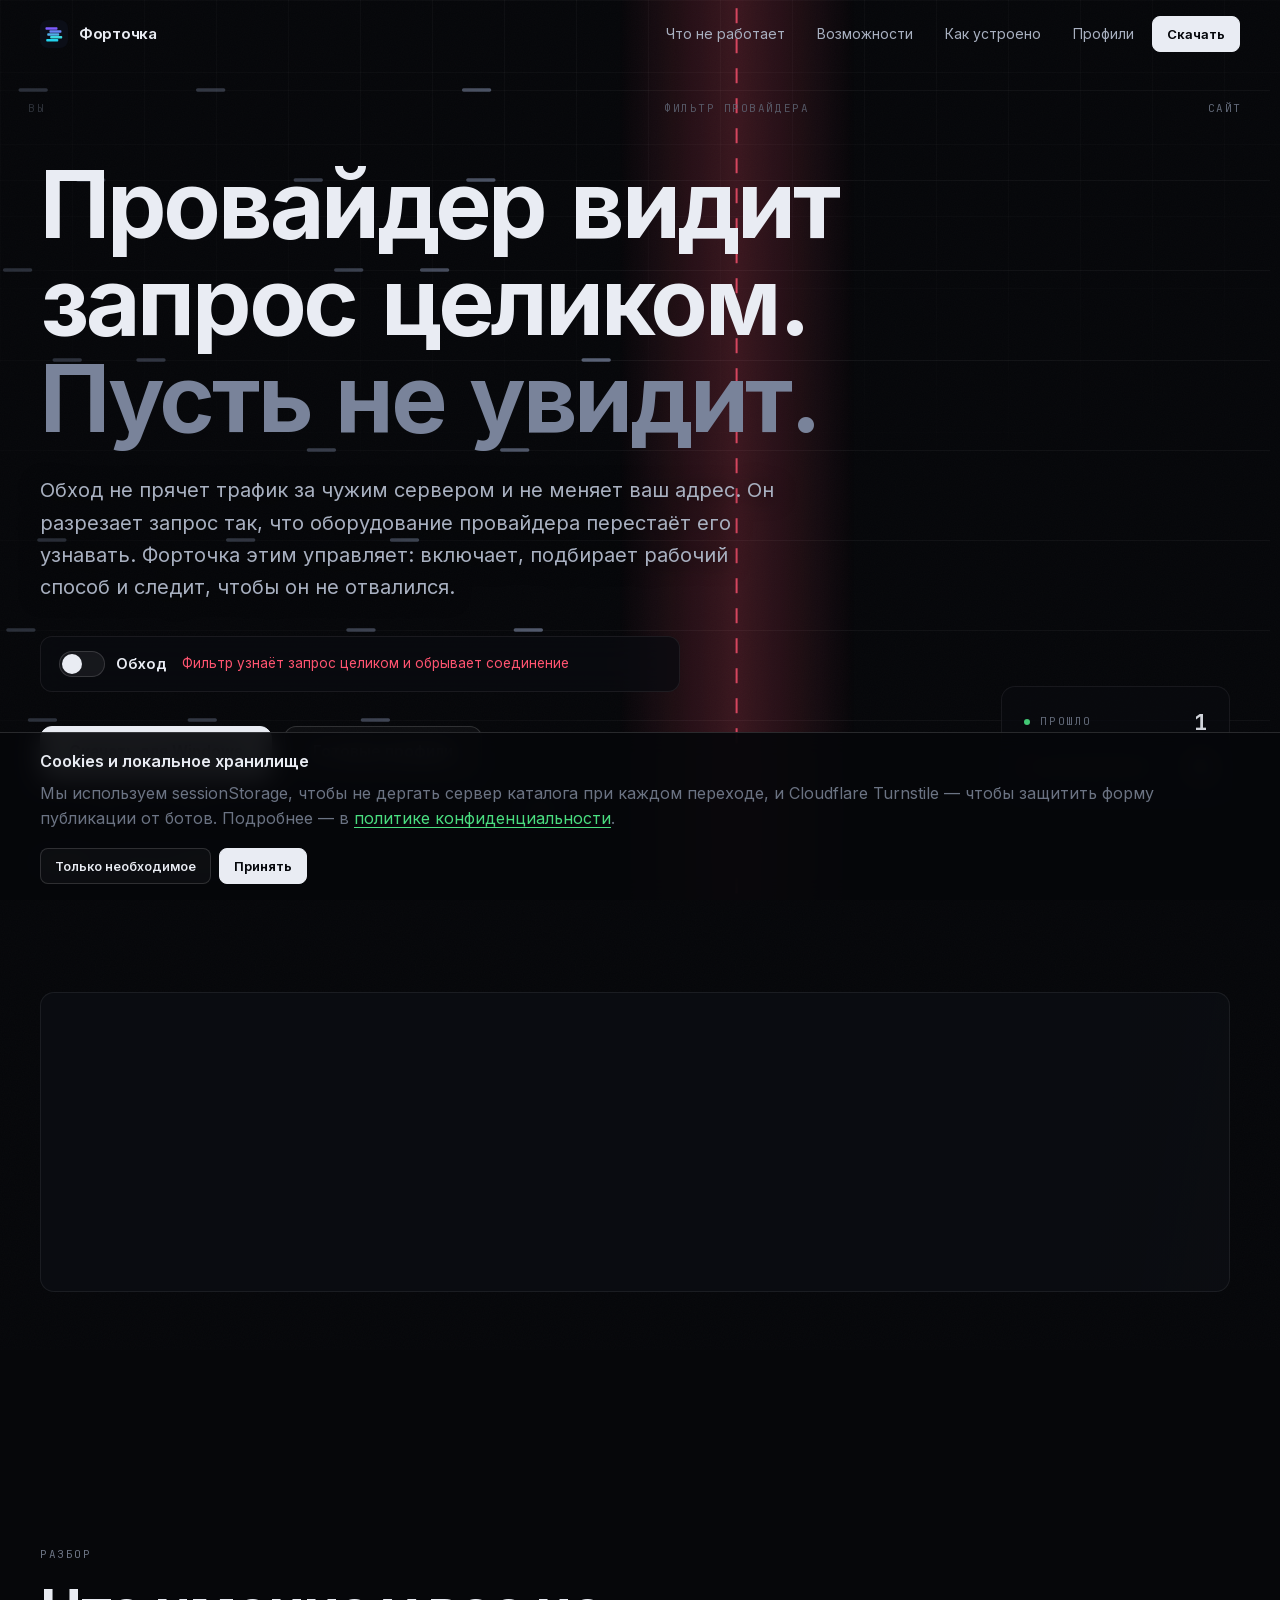
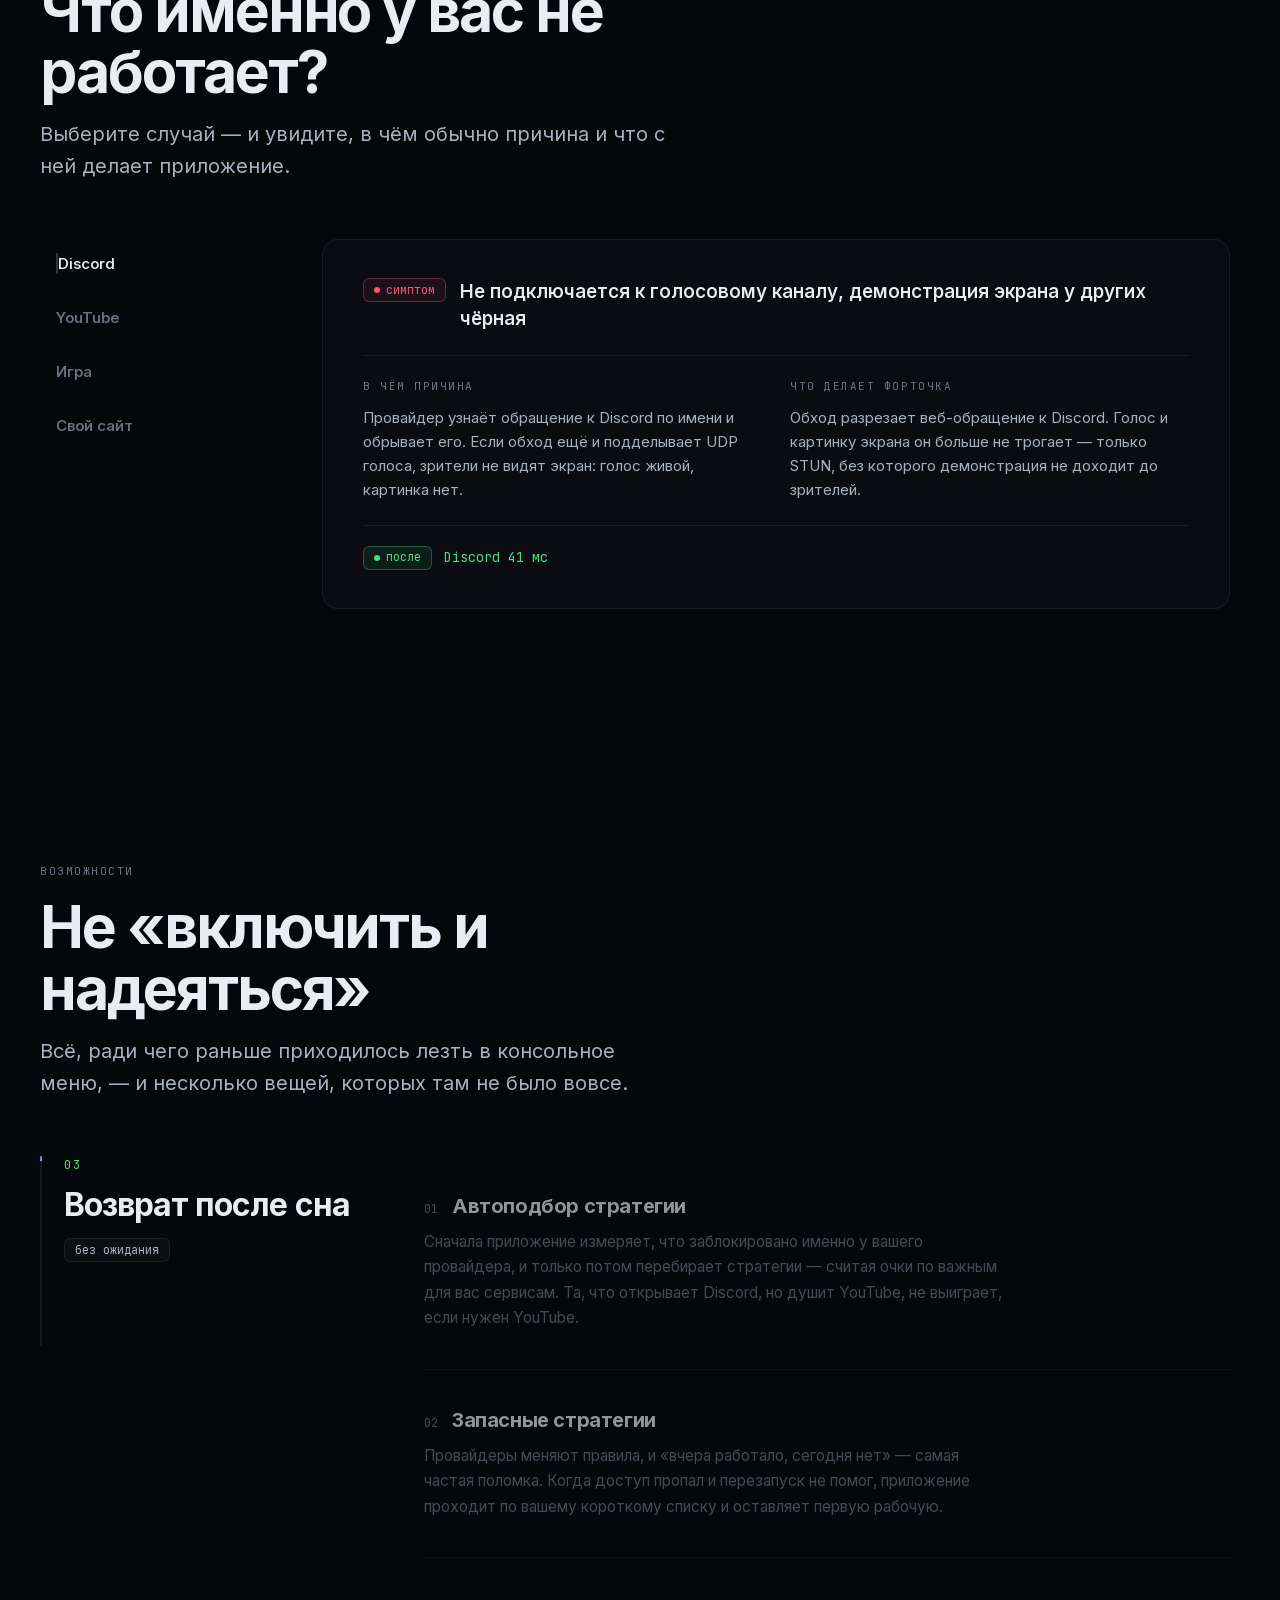
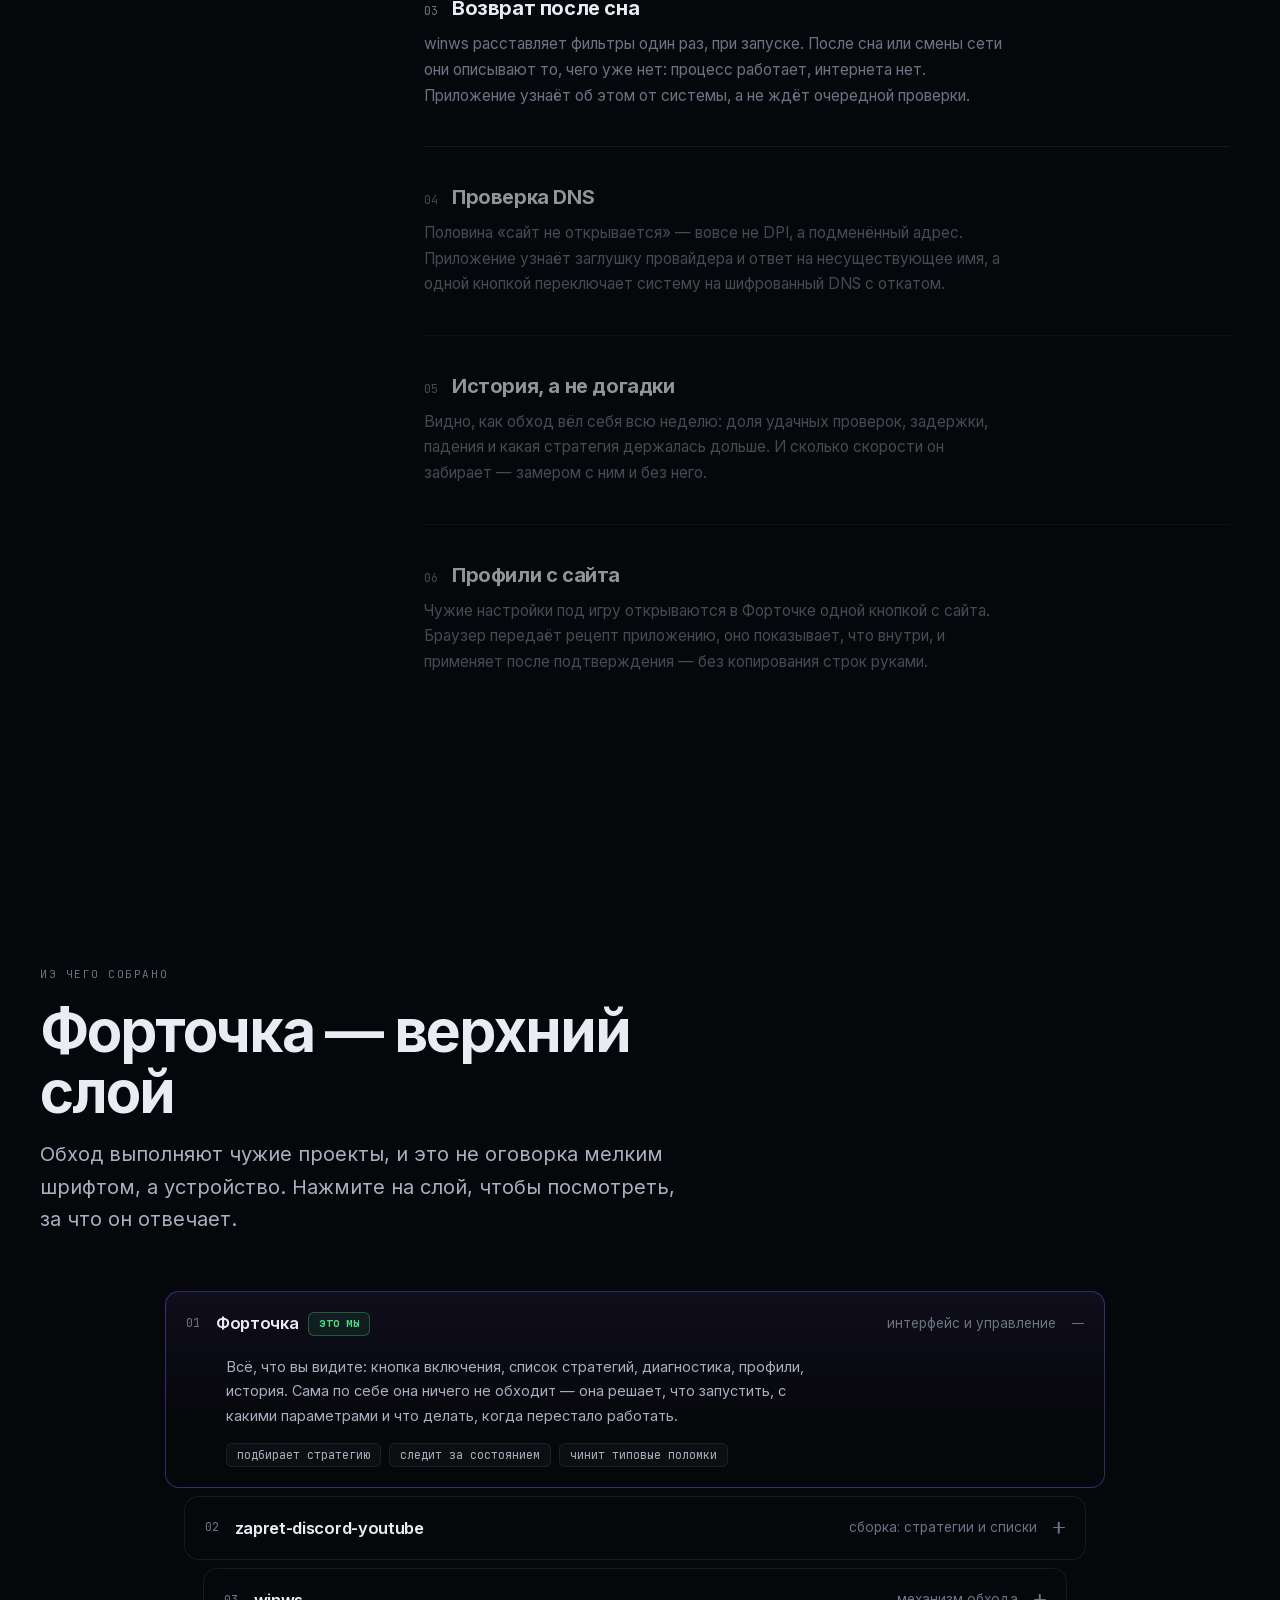
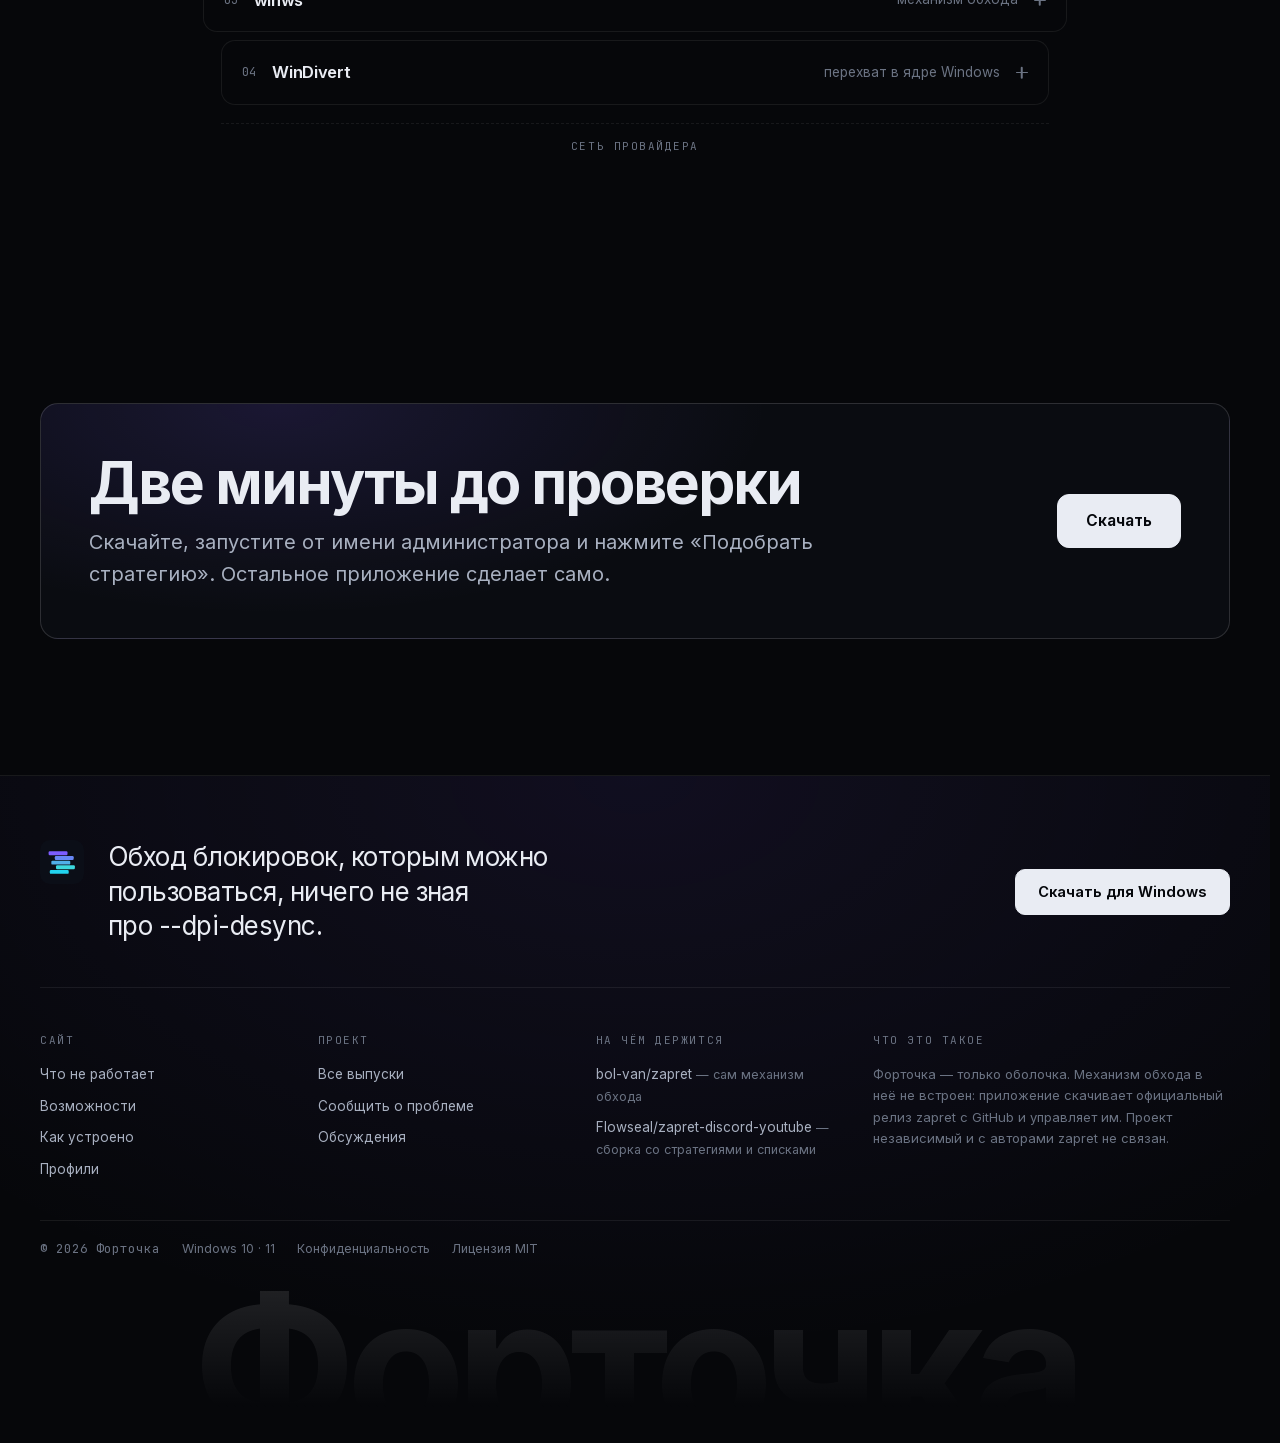
<file: index.html>
<!DOCTYPE html><!--zFPmujvglvVilXSUBS643--><html lang="ru" class="__variable_fcbcbf __variable_89caef" data-scroll-behavior="smooth"><head><meta charSet="utf-8"/><meta name="viewport" content="width=device-width, initial-scale=1"/><link rel="stylesheet" href="/_next/static/css/600d6e87c8a91158.css" data-precedence="next"/><link rel="preload" as="script" fetchPriority="low" href="/_next/static/chunks/webpack-90a90ffd473210cb.js"/><script src="/_next/static/chunks/4bd1b696-c023c6e3521b1417.js" async=""></script><script src="/_next/static/chunks/255-d999a7d6833d3983.js" async=""></script><script src="/_next/static/chunks/main-app-7417ce9429e8c336.js" async=""></script><script src="/_next/static/chunks/619-ba102abea3e3d0e4.js" async=""></script><script src="/_next/static/chunks/915-e75e15b01ec6c60e.js" async=""></script><script src="/_next/static/chunks/150-803cb928a16269e3.js" async=""></script><script src="/_next/static/chunks/app/layout-01be406d722eca0e.js" async=""></script><script src="/_next/static/chunks/app/not-found-6869ec8607a3d79e.js" async=""></script><script src="/_next/static/chunks/app/page-7c0b11a39499362c.js" async=""></script><title>Форточка — обход блокировок без консоли</title><meta name="description" content="Приложение для Windows, которое управляет обходом блокировок вместо .bat-файлов: автоподбор рабочей стратегии, диагностика с починкой, проверка DNS и присмотр за обходом."/><meta property="og:title" content="Форточка — обход блокировок без консоли"/><meta property="og:description" content="Автоподбор стратегии, диагностика с починкой, разбор проблем с играми. Без консоли и .bat-файлов."/><meta property="og:type" content="website"/><meta name="twitter:card" content="summary"/><meta name="twitter:title" content="Форточка — обход блокировок без консоли"/><meta name="twitter:description" content="Автоподбор стратегии, диагностика с починкой, разбор проблем с играми. Без консоли и .bat-файлов."/><link rel="icon" href="/icon.png?77c03258fcc8b79e" type="image/png" sizes="256x256"/><link rel="apple-touch-icon" href="/apple-icon.png?6a3674dcd1ef4849" type="image/png" sizes="180x180"/><script src="/_next/static/chunks/polyfills-42372ed130431b0a.js" noModule=""></script></head><body><div hidden=""><!--$--><!--/$--></div><a class="skip" href="#main">К содержимому</a><div class="grid-bg" aria-hidden="true"></div><div class="grain" aria-hidden="true"></div><header class="nav" data-stuck="false" style="opacity:0;transform:translateY(-70px)"><div class="wrap nav__inner"><a class="nav__brand" href="/"><span class="mark" style="width:28px;height:28px"><svg viewBox="0 0 512 512" aria-hidden="true"><rect width="512" height="512" rx="116" fill="#0b0e17"></rect><rect x="100" y="132" width="220" height="46" rx="14" fill="#7c5cff"></rect><rect x="172" y="186" width="220" height="46" rx="14" fill="#6786f4"></rect><rect x="132" y="240" width="220" height="46" rx="14" fill="#51afe9"></rect><rect x="186" y="294" width="220" height="46" rx="14" fill="#3cd8de"></rect><rect x="114" y="348" width="220" height="46" rx="14" fill="#22d3ee"></rect></svg></span><span>Форточка</span></a><nav class="nav__links" data-open="false"><a data-active="false" href="/#cases">Что не работает</a><a data-active="false" href="/#features">Возможности</a><a data-active="false" href="/#how">Как устроено</a><a data-active="false" href="/profiles/">Профили</a><a class="btn btn--sm btn--primary" href="/download/">Скачать</a></nav><button class="nav__burger" aria-label="Меню" aria-expanded="false"><span data-open="false"></span></button></div><span class="nav__progress" aria-hidden="true" style="transform:scaleX(0)"></span></header><main id="main"><header class="hero"><div class="sim" data-on="false" data-reduced="false"><canvas aria-hidden="true"></canvas><div class="sim__axis" aria-hidden="true"><span class="tag">вы</span><span class="tag sim__axis-wall">фильтр провайдера</span><span class="tag">сайт</span></div><div class="sim__tally" aria-hidden="true"><div class="sim__tally-row"><span class="dot" style="color:var(--pass)"></span><span class="tag">прошло</span><span class="sim__tally-n mono">0</span></div><div class="sim__tally-row" data-muted="false"><span class="dot" style="color:var(--block)"></span><span class="tag">заблокировано</span><span class="sim__tally-n mono">0</span></div></div></div><div class="wrap hero__inner"><h1 class="hero__title" aria-label="Провайдер видит запрос целиком. Пусть не увидит."><span class="line"><span class="line__mask"><span class="line__word" style="transform:translateY(110%)">Провайдер</span></span><span class="line__mask"><span class="line__word" style="transform:translateY(110%)">видит</span></span></span><span class="line"><span class="line__mask"><span class="line__word" style="transform:translateY(110%)">запрос</span></span><span class="line__mask"><span class="line__word" style="transform:translateY(110%)">целиком.</span></span></span><span class="hero__title-dim"><span class="line"><span class="line__mask"><span class="line__word" style="transform:translateY(110%)">Пусть</span></span><span class="line__mask"><span class="line__word" style="transform:translateY(110%)">не</span></span><span class="line__mask"><span class="line__word" style="transform:translateY(110%)">увидит.</span></span></span></span></h1><p class="lead hero__lead" style="opacity:0;transform:translateY(16px)">Обход не прячет трафик за чужим сервером и не меняет ваш адрес. Он разрезает запрос так, что оборудование провайдера перестаёт его узнавать. Форточка этим управляет: включает, подбирает рабочий способ и следит, чтобы он не отвалился.</p><div class="hero__switch" style="opacity:0;transform:translateY(16px)"><button class="switch" role="switch" aria-checked="false" aria-label="Показать работу обхода" data-on="false"><span class="switch__track"><span class="switch__knob"></span></span><span class="switch__label">Обход</span></button><span class="switch__verdict" data-on="false" style="opacity:0;transform:translateY(5px)">Фильтр узнаёт запрос целиком и обрывает соединение</span></div><div class="hero__actions" style="opacity:0;transform:translateY(16px)"><a class="btn btn--primary btn--lg" href="/download/">Скачать для Windows</a><a class="btn btn--lg" href="/profiles/">Готовые профили</a></div></div><div class="hero__scroll" style="opacity:0"><span class="tag">дальше — что не работает</span><span class="hero__scroll-line"></span></div></header><section class="tl-section"><div class="wrap"><div class="skeleton" style="height:300px"></div></div></section><section id="cases"><div class="wrap"><div class="section-head"><div class="section-head__text"><div style="opacity:0;transform:translateY(20px)"><span class="tag">разбор</span><h2>Что именно у вас не работает?</h2><p class="lead">Выберите случай — и увидите, в чём обычно причина и что с ней делает приложение.</p></div></div></div><div class="cases"><div class="cases__tabs" role="tablist"><button role="tab" aria-selected="true" class="cases__tab" data-on="true"><span class="cases__pill"></span><span>Discord</span></button><button role="tab" aria-selected="false" class="cases__tab" data-on="false"><span>YouTube</span></button><button role="tab" aria-selected="false" class="cases__tab" data-on="false"><span>Игра</span></button><button role="tab" aria-selected="false" class="cases__tab" data-on="false"><span>Свой сайт</span></button></div><div class="cases__panel"><div style="opacity:0;transform:translateY(16px)"><div class="cases__problem"><span class="chip chip--block"><span class="dot"></span>симптом</span><p>Не подключается к голосовому каналу, демонстрация экрана у других чёрная</p></div><div class="cases__row"><div><div class="tag">в чём причина</div><p>Провайдер узнаёт обращение к Discord по имени и обрывает его. Если обход ещё и подделывает UDP голоса, зрители не видят экран: голос живой, картинка нет.</p></div><div><div class="tag">что делает Форточка</div><p>Обход разрезает веб-обращение к Discord. Голос и картинку экрана он больше не трогает — только STUN, без которого демонстрация не доходит до зрителей.</p></div></div><div class="cases__result"><span class="chip chip--pass"><span class="dot"></span>после</span><span class="mono">Discord 41 мс</span></div></div></div></div></div></section><section id="features"><div class="wrap"><div class="section-head"><div class="section-head__text"><div style="opacity:0;transform:translateY(20px)"><span class="tag">возможности</span><h2>Не «включить и надеяться»</h2><p class="lead">Всё, ради чего раньше приходилось лезть в консольное меню, — и несколько вещей, которых там не было вовсе.</p></div></div></div><div class="show"><div class="show__pin"><div class="show__track"><span class="show__fill" style="height:0%"></span></div><div class="show__now"><div style="opacity:0;transform:translateY(18px)"><div class="show__n mono">01</div><h3 class="show__title">Автоподбор стратегии</h3><span class="chip">полминуты на перебор</span></div></div></div><div class="show__list"><article class="show__item" data-on="true"><div class="show__item-head"><span class="mono show__item-n">01</span><h3>Автоподбор стратегии</h3></div><p class="dim">Сначала приложение измеряет, что заблокировано именно у вашего провайдера, и только потом перебирает стратегии — считая очки по важным для вас сервисам. Та, что открывает Discord, но душит YouTube, не выиграет, если нужен YouTube.</p></article><article class="show__item" data-on="false"><div class="show__item-head"><span class="mono show__item-n">02</span><h3>Запасные стратегии</h3></div><p class="dim">Провайдеры меняют правила, и «вчера работало, сегодня нет» — самая частая поломка. Когда доступ пропал и перезапуск не помог, приложение проходит по вашему короткому списку и оставляет первую рабочую.</p></article><article class="show__item" data-on="false"><div class="show__item-head"><span class="mono show__item-n">03</span><h3>Возврат после сна</h3></div><p class="dim">winws расставляет фильтры один раз, при запуске. После сна или смены сети они описывают то, чего уже нет: процесс работает, интернета нет. Приложение узнаёт об этом от системы, а не ждёт очередной проверки.</p></article><article class="show__item" data-on="false"><div class="show__item-head"><span class="mono show__item-n">04</span><h3>Проверка DNS</h3></div><p class="dim">Половина «сайт не открывается» — вовсе не DPI, а подменённый адрес. Приложение узнаёт заглушку провайдера и ответ на несуществующее имя, а одной кнопкой переключает систему на шифрованный DNS с откатом.</p></article><article class="show__item" data-on="false"><div class="show__item-head"><span class="mono show__item-n">05</span><h3>История, а не догадки</h3></div><p class="dim">Видно, как обход вёл себя всю неделю: доля удачных проверок, задержки, падения и какая стратегия держалась дольше. И сколько скорости он забирает — замером с ним и без него.</p></article><article class="show__item" data-on="false"><div class="show__item-head"><span class="mono show__item-n">06</span><h3>Профили с сайта</h3></div><p class="dim">Чужие настройки под игру открываются в Форточке одной кнопкой с сайта. Браузер передаёт рецепт приложению, оно показывает, что внутри, и применяет после подтверждения — без копирования строк руками.</p></article></div></div></div></section><section id="how"><div class="wrap"><div class="section-head"><div class="section-head__text"><div style="opacity:0;transform:translateY(20px)"><span class="tag">из чего собрано</span><h2>Форточка — верхний слой</h2><p class="lead">Обход выполняют чужие проекты, и это не оговорка мелким шрифтом, а устройство. Нажмите на слой, чтобы посмотреть, за что он отвечает.</p></div></div></div><div class="stack"><div class="layer" data-open="true" data-own="true" style="opacity:0;transform:translateY(22px)"><button class="layer__head"><span class="layer__depth mono">01</span><span class="layer__name">Форточка<span class="chip chip--pass">это мы</span></span><span class="layer__role dim">интерфейс и управление</span><span class="layer__sign" data-open="true"></span></button><div class="layer__body" style="height:auto;opacity:1"><div class="layer__inner"><p>Всё, что вы видите: кнопка включения, список стратегий, диагностика, профили, история. Сама по себе она ничего не обходит — она решает, что запустить, с какими параметрами и что делать, когда перестало работать.</p><div class="layer__chips"><span class="chip">подбирает стратегию</span><span class="chip">следит за состоянием</span><span class="chip">чинит типовые поломки</span></div></div></div></div><div class="layer" data-open="false" style="opacity:0;transform:translateY(22px)"><button class="layer__head"><span class="layer__depth mono">02</span><span class="layer__name">zapret-discord-youtube</span><span class="layer__role dim">сборка: стратегии и списки</span><span class="layer__sign" data-open="false"></span></button></div><div class="layer" data-open="false" style="opacity:0;transform:translateY(22px)"><button class="layer__head"><span class="layer__depth mono">03</span><span class="layer__name">winws</span><span class="layer__role dim">механизм обхода</span><span class="layer__sign" data-open="false"></span></button></div><div class="layer" data-open="false" style="opacity:0;transform:translateY(22px)"><button class="layer__head"><span class="layer__depth mono">04</span><span class="layer__name">WinDivert</span><span class="layer__role dim">перехват в ядре Windows</span><span class="layer__sign" data-open="false"></span></button></div><div class="stack__floor tag">сеть провайдера</div></div></div></section><section class="cta-section"><div class="wrap"><div class="cta" style="opacity:0;transform:translateY(26px)"><div><h2>Две минуты до проверки</h2><p class="lead">Скачайте, запустите от имени администратора и нажмите «Подобрать стратегию». Остальное приложение сделает само.</p></div><div class="cta__actions"><a class="btn btn--primary btn--lg" href="/download/">Скачать</a></div></div></div></section><!--$--><!--/$--></main><footer class="foot"><div class="wrap"><div class="foot__top"><a class="foot__logo" aria-label="Форточка — на главную" href="/"><span class="mark" style="width:44px;height:44px"><svg viewBox="0 0 512 512" aria-hidden="true"><rect width="512" height="512" rx="116" fill="#0b0e17"></rect><rect x="100" y="132" width="220" height="46" rx="14" fill="#7c5cff"></rect><rect x="172" y="186" width="220" height="46" rx="14" fill="#6786f4"></rect><rect x="132" y="240" width="220" height="46" rx="14" fill="#51afe9"></rect><rect x="186" y="294" width="220" height="46" rx="14" fill="#3cd8de"></rect><rect x="114" y="348" width="220" height="46" rx="14" fill="#22d3ee"></rect></svg></span></a><div class="foot__pitch"><p>Обход блокировок, которым можно пользоваться, ничего не зная про<span class="nowrap"> --dpi-desync</span>.</p><div class="foot__cta"><a class="btn btn--primary" href="/download/">Скачать для Windows</a></div></div></div><div class="foot__grid"><div class="foot__col"><div class="tag">Сайт</div><a href="/#cases">Что не работает</a><a href="/#features">Возможности</a><a href="/#how">Как устроено</a><a href="/profiles/">Профили</a></div><div class="foot__col"><div class="tag">Проект</div><a href="https://github.com/Abbadon22/fortochka/releases">Все выпуски</a><a href="https://github.com/Abbadon22/fortochka/issues/new">Сообщить о проблеме</a><a href="https://github.com/Abbadon22/fortochka/issues">Обсуждения</a></div><div class="foot__col"><div class="tag">На чём держится</div><a href="https://github.com/bol-van/zapret">bol-van/zapret<span class="dim foot__note"> — <!-- -->сам механизм обхода</span></a><a href="https://github.com/Flowseal/zapret-discord-youtube">Flowseal/zapret-discord-youtube<span class="dim foot__note"> — <!-- -->сборка со стратегиями и списками</span></a></div><div class="foot__col foot__col--wide"><div class="tag">Что это такое</div><p class="dim">Форточка — только оболочка. Механизм обхода в неё не встроен: приложение скачивает официальный релиз zapret с GitHub и управляет им. Проект независимый и с авторами zapret не связан.</p></div></div><div class="foot__bar"><span class="dim mono">© <!-- -->2026<!-- --> Форточка</span><span class="dim">Windows 10 · 11</span><a class="dim" href="/privacy/">Конфиденциальность</a><a class="dim" href="https://github.com/Abbadon22/fortochka/blob/main/LICENSE">Лицензия MIT</a></div></div><div class="foot__wordmark" aria-hidden="true">Форточка</div></footer><script src="/_next/static/chunks/webpack-90a90ffd473210cb.js" id="_R_" async=""></script><script>(self.__next_f=self.__next_f||[]).push([0])</script><script>self.__next_f.push([1,"1:\"$Sreact.fragment\"\n2:I[8664,[\"619\",\"static/chunks/619-ba102abea3e3d0e4.js\",\"915\",\"static/chunks/915-e75e15b01ec6c60e.js\",\"150\",\"static/chunks/150-803cb928a16269e3.js\",\"177\",\"static/chunks/app/layout-01be406d722eca0e.js\"],\"Nav\"]\n3:I[9766,[],\"\"]\n4:I[8924,[],\"\"]\n5:I[2619,[\"619\",\"static/chunks/619-ba102abea3e3d0e4.js\",\"345\",\"static/chunks/app/not-found-6869ec8607a3d79e.js\"],\"\"]\n6:I[8664,[\"619\",\"static/chunks/619-ba102abea3e3d0e4.js\",\"915\",\"static/chunks/915-e75e15b01ec6c60e.js\",\"150\",\"static/chunks/150-803cb928a16269e3.js\",\"177\",\"static/chunks/app/layout-01be406d722eca0e.js\"],\"Footer\"]\n7:I[5566,[\"619\",\"static/chunks/619-ba102abea3e3d0e4.js\",\"915\",\"static/chunks/915-e75e15b01ec6c60e.js\",\"150\",\"static/chunks/150-803cb928a16269e3.js\",\"177\",\"static/chunks/app/layout-01be406d722eca0e.js\"],\"CookieBanner\"]\n8:I[1959,[],\"ClientPageRoot\"]\n9:I[3916,[\"619\",\"static/chunks/619-ba102abea3e3d0e4.js\",\"915\",\"static/chunks/915-e75e15b01ec6c60e.js\",\"150\",\"static/chunks/150-803cb928a16269e3.js\",\"974\",\"static/chunks/app/page-7c0b11a39499362c.js\"],\"default\"]\nc:I[4431,[],\"OutletBoundary\"]\ne:I[5278,[],\"AsyncMetadataOutlet\"]\n10:I[4431,[],\"ViewportBoundary\"]\n12:I[4431,[],\"MetadataBoundary\"]\n13:\"$Sreact.suspense\"\n15:I[7150,[],\"\"]\n:HL[\"/_next/static/css/600d6e87c8a91158.css\",\"style\"]\n"])</script><script>self.__next_f.push([1,"0:{\"P\":null,\"b\":\"zFPmujvglvVilXSUBS643\",\"p\":\"\",\"c\":[\"\",\"\"],\"i\":false,\"f\":[[[\"\",{\"children\":[\"__PAGE__\",{}]},\"$undefined\",\"$undefined\",true],[\"\",[\"$\",\"$1\",\"c\",{\"children\":[[[\"$\",\"link\",\"0\",{\"rel\":\"stylesheet\",\"href\":\"/_next/static/css/600d6e87c8a91158.css\",\"precedence\":\"next\",\"crossOrigin\":\"$undefined\",\"nonce\":\"$undefined\"}]],[\"$\",\"html\",null,{\"lang\":\"ru\",\"className\":\"__variable_fcbcbf __variable_89caef\",\"data-scroll-behavior\":\"smooth\",\"children\":[\"$\",\"body\",null,{\"children\":[[\"$\",\"a\",null,{\"className\":\"skip\",\"href\":\"#main\",\"children\":\"К содержимому\"}],[\"$\",\"div\",null,{\"className\":\"grid-bg\",\"aria-hidden\":\"true\"}],[\"$\",\"div\",null,{\"className\":\"grain\",\"aria-hidden\":\"true\"}],[\"$\",\"$L2\",null,{}],[\"$\",\"main\",null,{\"id\":\"main\",\"children\":[\"$\",\"$L3\",null,{\"parallelRouterKey\":\"children\",\"error\":\"$undefined\",\"errorStyles\":\"$undefined\",\"errorScripts\":\"$undefined\",\"template\":[\"$\",\"$L4\",null,{}],\"templateStyles\":\"$undefined\",\"templateScripts\":\"$undefined\",\"notFound\":[[\"$\",\"section\",null,{\"className\":\"lost\",\"children\":[\"$\",\"div\",null,{\"className\":\"wrap lost__inner\",\"children\":[[\"$\",\"span\",null,{\"className\":\"tag\",\"children\":\"404\"}],[\"$\",\"h1\",null,{\"className\":\"lost__code\",\"aria-hidden\":\"true\",\"children\":\"404\"}],[\"$\",\"h2\",null,{\"className\":\"lost__title\",\"children\":\"Такой страницы нет\"}],[\"$\",\"p\",null,{\"className\":\"lead\",\"children\":\"Адрес набран с ошибкой или страницу переименовали. Всё, что есть на сайте, собрано ниже.\"}],[\"$\",\"div\",null,{\"className\":\"lost__links\",\"children\":[[\"$\",\"$L5\",null,{\"href\":\"/\",\"children\":\"Главная\"}],[\"$\",\"$L5\",null,{\"href\":\"/download/\",\"children\":\"Скачать\"}],[\"$\",\"$L5\",null,{\"href\":\"/profiles/\",\"children\":\"Профили\"}],[\"$\",\"a\",null,{\"href\":\"https://github.com/Abbadon22/fortochka/releases\",\"children\":\"Все выпуски\"}]]}]]}]}],[]],\"forbidden\":\"$undefined\",\"unauthorized\":\"$undefined\"}]}],[\"$\",\"$L6\",null,{}],[\"$\",\"$L7\",null,{}]]}]}]]}],{\"children\":[\"__PAGE__\",[\"$\",\"$1\",\"c\",{\"children\":[[\"$\",\"$L8\",null,{\"Component\":\"$9\",\"searchParams\":{},\"params\":{},\"promises\":[\"$@a\",\"$@b\"]}],null,[\"$\",\"$Lc\",null,{\"children\":[\"$Ld\",[\"$\",\"$Le\",null,{\"promise\":\"$@f\"}]]}]]}],{},null,false]},null,false],[\"$\",\"$1\",\"h\",{\"children\":[null,[[\"$\",\"$L10\",null,{\"children\":\"$L11\"}],null],[\"$\",\"$L12\",null,{\"children\":[\"$\",\"div\",null,{\"hidden\":true,\"children\":[\"$\",\"$13\",null,{\"fallback\":null,\"children\":\"$L14\"}]}]}]]}],false]],\"m\":\"$undefined\",\"G\":[\"$15\",[]],\"s\":false,\"S\":true}\n"])</script><script>self.__next_f.push([1,"a:{}\nb:\"$0:f:0:1:2:children:1:props:children:0:props:params\"\n"])</script><script>self.__next_f.push([1,"11:[[\"$\",\"meta\",\"0\",{\"charSet\":\"utf-8\"}],[\"$\",\"meta\",\"1\",{\"name\":\"viewport\",\"content\":\"width=device-width, initial-scale=1\"}]]\nd:null\n"])</script><script>self.__next_f.push([1,"16:I[622,[],\"IconMark\"]\n"])</script><script>self.__next_f.push([1,"f:{\"metadata\":[[\"$\",\"title\",\"0\",{\"children\":\"Форточка — обход блокировок без консоли\"}],[\"$\",\"meta\",\"1\",{\"name\":\"description\",\"content\":\"Приложение для Windows, которое управляет обходом блокировок вместо .bat-файлов: автоподбор рабочей стратегии, диагностика с починкой, проверка DNS и присмотр за обходом.\"}],[\"$\",\"meta\",\"2\",{\"property\":\"og:title\",\"content\":\"Форточка — обход блокировок без консоли\"}],[\"$\",\"meta\",\"3\",{\"property\":\"og:description\",\"content\":\"Автоподбор стратегии, диагностика с починкой, разбор проблем с играми. Без консоли и .bat-файлов.\"}],[\"$\",\"meta\",\"4\",{\"property\":\"og:type\",\"content\":\"website\"}],[\"$\",\"meta\",\"5\",{\"name\":\"twitter:card\",\"content\":\"summary\"}],[\"$\",\"meta\",\"6\",{\"name\":\"twitter:title\",\"content\":\"Форточка — обход блокировок без консоли\"}],[\"$\",\"meta\",\"7\",{\"name\":\"twitter:description\",\"content\":\"Автоподбор стратегии, диагностика с починкой, разбор проблем с играми. Без консоли и .bat-файлов.\"}],[\"$\",\"link\",\"8\",{\"rel\":\"icon\",\"href\":\"/icon.png?77c03258fcc8b79e\",\"type\":\"image/png\",\"sizes\":\"256x256\"}],[\"$\",\"link\",\"9\",{\"rel\":\"apple-touch-icon\",\"href\":\"/apple-icon.png?6a3674dcd1ef4849\",\"type\":\"image/png\",\"sizes\":\"180x180\"}],[\"$\",\"$L16\",\"10\",{}]],\"error\":null,\"digest\":\"$undefined\"}\n"])</script><script>self.__next_f.push([1,"14:\"$f:metadata\"\n"])</script></body></html>
</file>
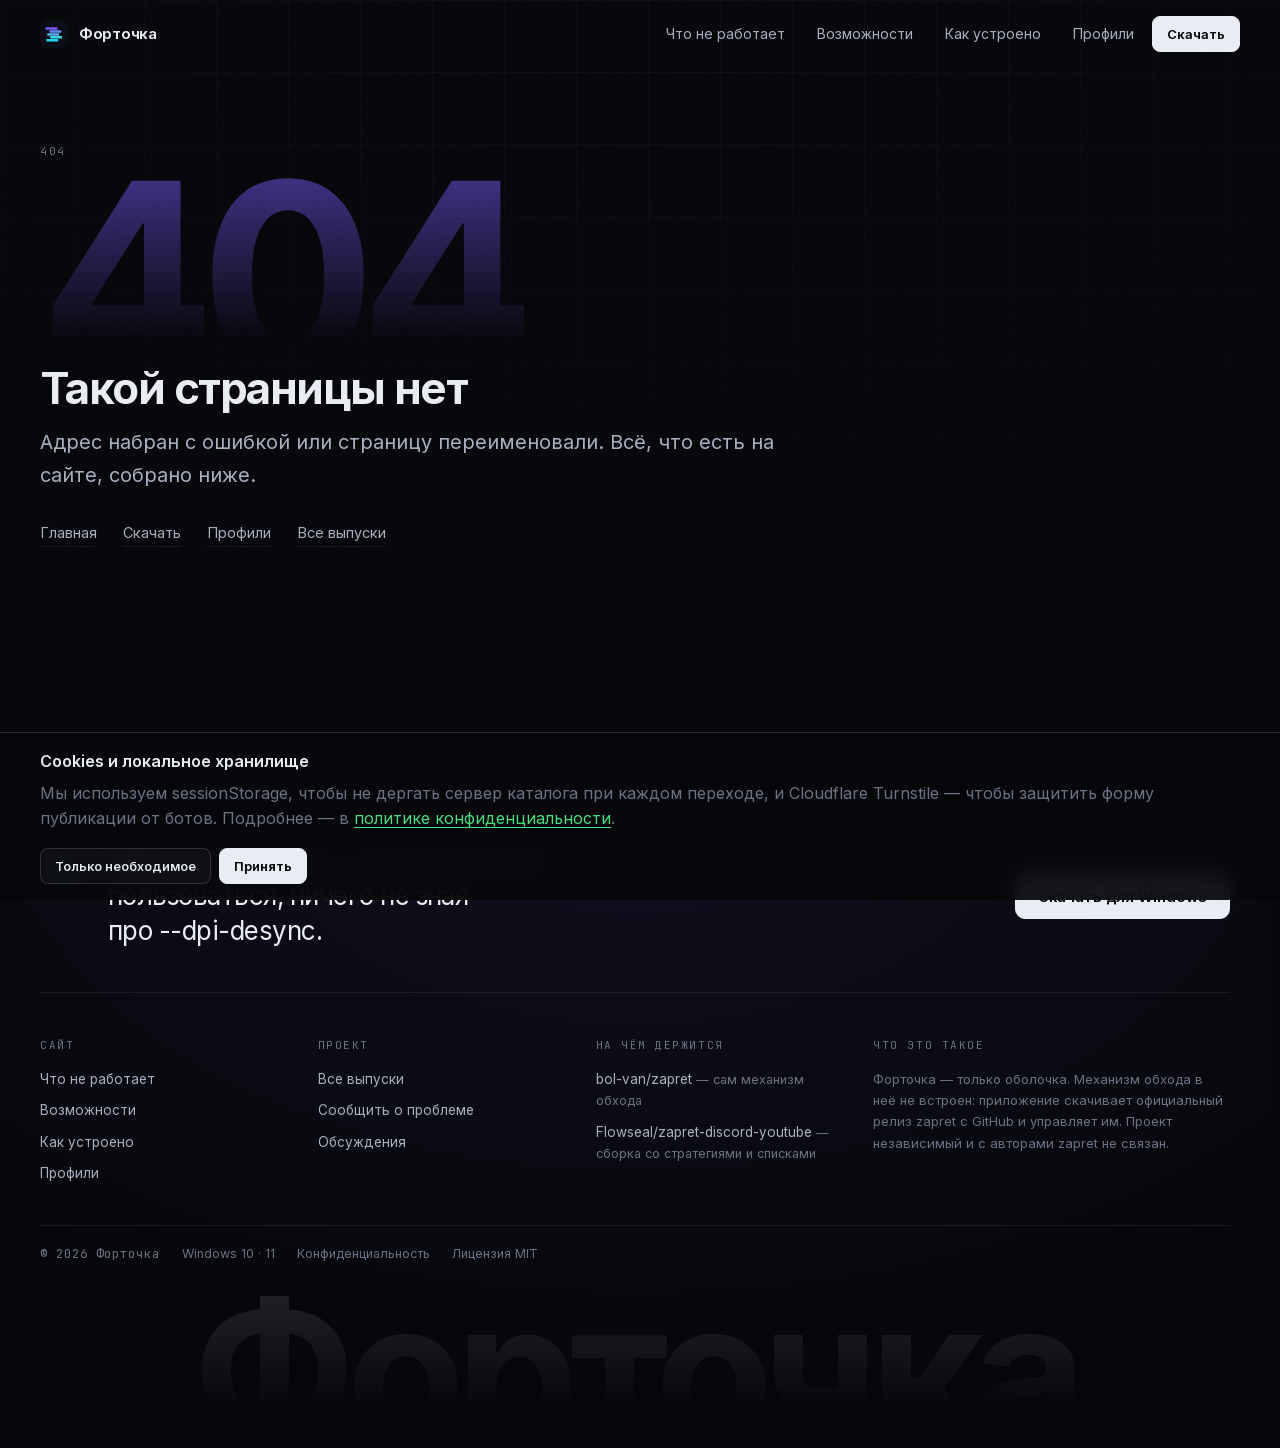
<file: 404/index.html>
<!DOCTYPE html><!--zFPmujvglvVilXSUBS643--><html lang="ru" class="__variable_fcbcbf __variable_89caef" data-scroll-behavior="smooth"><head><meta charSet="utf-8"/><meta name="viewport" content="width=device-width, initial-scale=1"/><link rel="stylesheet" href="/_next/static/css/600d6e87c8a91158.css" data-precedence="next"/><link rel="preload" as="script" fetchPriority="low" href="/_next/static/chunks/webpack-90a90ffd473210cb.js"/><script src="/_next/static/chunks/4bd1b696-c023c6e3521b1417.js" async=""></script><script src="/_next/static/chunks/255-d999a7d6833d3983.js" async=""></script><script src="/_next/static/chunks/main-app-7417ce9429e8c336.js" async=""></script><script src="/_next/static/chunks/619-ba102abea3e3d0e4.js" async=""></script><script src="/_next/static/chunks/915-e75e15b01ec6c60e.js" async=""></script><script src="/_next/static/chunks/150-803cb928a16269e3.js" async=""></script><script src="/_next/static/chunks/app/layout-01be406d722eca0e.js" async=""></script><script src="/_next/static/chunks/app/not-found-6869ec8607a3d79e.js" async=""></script><meta name="robots" content="noindex"/><title>Форточка — обход блокировок без консоли</title><meta name="description" content="Приложение для Windows, которое управляет обходом блокировок вместо .bat-файлов: автоподбор рабочей стратегии, диагностика с починкой, проверка DNS и присмотр за обходом."/><meta property="og:title" content="Форточка — обход блокировок без консоли"/><meta property="og:description" content="Автоподбор стратегии, диагностика с починкой, разбор проблем с играми. Без консоли и .bat-файлов."/><meta property="og:type" content="website"/><meta name="twitter:card" content="summary"/><meta name="twitter:title" content="Форточка — обход блокировок без консоли"/><meta name="twitter:description" content="Автоподбор стратегии, диагностика с починкой, разбор проблем с играми. Без консоли и .bat-файлов."/><link rel="icon" href="/icon.png?77c03258fcc8b79e" type="image/png" sizes="256x256"/><link rel="apple-touch-icon" href="/apple-icon.png?6a3674dcd1ef4849" type="image/png" sizes="180x180"/><script src="/_next/static/chunks/polyfills-42372ed130431b0a.js" noModule=""></script></head><body><div hidden=""><!--$--><!--/$--></div><a class="skip" href="#main">К содержимому</a><div class="grid-bg" aria-hidden="true"></div><div class="grain" aria-hidden="true"></div><header class="nav" data-stuck="false" style="opacity:0;transform:translateY(-70px)"><div class="wrap nav__inner"><a class="nav__brand" href="/"><span class="mark" style="width:28px;height:28px"><svg viewBox="0 0 512 512" aria-hidden="true"><rect width="512" height="512" rx="116" fill="#0b0e17"></rect><rect x="100" y="132" width="220" height="46" rx="14" fill="#7c5cff"></rect><rect x="172" y="186" width="220" height="46" rx="14" fill="#6786f4"></rect><rect x="132" y="240" width="220" height="46" rx="14" fill="#51afe9"></rect><rect x="186" y="294" width="220" height="46" rx="14" fill="#3cd8de"></rect><rect x="114" y="348" width="220" height="46" rx="14" fill="#22d3ee"></rect></svg></span><span>Форточка</span></a><nav class="nav__links" data-open="false"><a data-active="false" href="/#cases">Что не работает</a><a data-active="false" href="/#features">Возможности</a><a data-active="false" href="/#how">Как устроено</a><a data-active="false" href="/profiles/">Профили</a><a class="btn btn--sm btn--primary" href="/download/">Скачать</a></nav><button class="nav__burger" aria-label="Меню" aria-expanded="false"><span data-open="false"></span></button></div><span class="nav__progress" aria-hidden="true" style="transform:scaleX(0)"></span></header><main id="main"><section class="lost"><div class="wrap lost__inner"><span class="tag">404</span><h1 class="lost__code" aria-hidden="true">404</h1><h2 class="lost__title">Такой страницы нет</h2><p class="lead">Адрес набран с ошибкой или страницу переименовали. Всё, что есть на сайте, собрано ниже.</p><div class="lost__links"><a href="/">Главная</a><a href="/download/">Скачать</a><a href="/profiles/">Профили</a><a href="https://github.com/Abbadon22/fortochka/releases">Все выпуски</a></div></div></section><!--$--><!--/$--></main><footer class="foot"><div class="wrap"><div class="foot__top"><a class="foot__logo" aria-label="Форточка — на главную" href="/"><span class="mark" style="width:44px;height:44px"><svg viewBox="0 0 512 512" aria-hidden="true"><rect width="512" height="512" rx="116" fill="#0b0e17"></rect><rect x="100" y="132" width="220" height="46" rx="14" fill="#7c5cff"></rect><rect x="172" y="186" width="220" height="46" rx="14" fill="#6786f4"></rect><rect x="132" y="240" width="220" height="46" rx="14" fill="#51afe9"></rect><rect x="186" y="294" width="220" height="46" rx="14" fill="#3cd8de"></rect><rect x="114" y="348" width="220" height="46" rx="14" fill="#22d3ee"></rect></svg></span></a><div class="foot__pitch"><p>Обход блокировок, которым можно пользоваться, ничего не зная про<span class="nowrap"> --dpi-desync</span>.</p><div class="foot__cta"><a class="btn btn--primary" href="/download/">Скачать для Windows</a></div></div></div><div class="foot__grid"><div class="foot__col"><div class="tag">Сайт</div><a href="/#cases">Что не работает</a><a href="/#features">Возможности</a><a href="/#how">Как устроено</a><a href="/profiles/">Профили</a></div><div class="foot__col"><div class="tag">Проект</div><a href="https://github.com/Abbadon22/fortochka/releases">Все выпуски</a><a href="https://github.com/Abbadon22/fortochka/issues/new">Сообщить о проблеме</a><a href="https://github.com/Abbadon22/fortochka/issues">Обсуждения</a></div><div class="foot__col"><div class="tag">На чём держится</div><a href="https://github.com/bol-van/zapret">bol-van/zapret<span class="dim foot__note"> — <!-- -->сам механизм обхода</span></a><a href="https://github.com/Flowseal/zapret-discord-youtube">Flowseal/zapret-discord-youtube<span class="dim foot__note"> — <!-- -->сборка со стратегиями и списками</span></a></div><div class="foot__col foot__col--wide"><div class="tag">Что это такое</div><p class="dim">Форточка — только оболочка. Механизм обхода в неё не встроен: приложение скачивает официальный релиз zapret с GitHub и управляет им. Проект независимый и с авторами zapret не связан.</p></div></div><div class="foot__bar"><span class="dim mono">© <!-- -->2026<!-- --> Форточка</span><span class="dim">Windows 10 · 11</span><a class="dim" href="/privacy/">Конфиденциальность</a><a class="dim" href="https://github.com/Abbadon22/fortochka/blob/main/LICENSE">Лицензия MIT</a></div></div><div class="foot__wordmark" aria-hidden="true">Форточка</div></footer><script src="/_next/static/chunks/webpack-90a90ffd473210cb.js" id="_R_" async=""></script><script>(self.__next_f=self.__next_f||[]).push([0])</script><script>self.__next_f.push([1,"1:\"$Sreact.fragment\"\n2:I[8664,[\"619\",\"static/chunks/619-ba102abea3e3d0e4.js\",\"915\",\"static/chunks/915-e75e15b01ec6c60e.js\",\"150\",\"static/chunks/150-803cb928a16269e3.js\",\"177\",\"static/chunks/app/layout-01be406d722eca0e.js\"],\"Nav\"]\n3:I[9766,[],\"\"]\n4:I[8924,[],\"\"]\n5:I[2619,[\"619\",\"static/chunks/619-ba102abea3e3d0e4.js\",\"345\",\"static/chunks/app/not-found-6869ec8607a3d79e.js\"],\"\"]\n6:I[8664,[\"619\",\"static/chunks/619-ba102abea3e3d0e4.js\",\"915\",\"static/chunks/915-e75e15b01ec6c60e.js\",\"150\",\"static/chunks/150-803cb928a16269e3.js\",\"177\",\"static/chunks/app/layout-01be406d722eca0e.js\"],\"Footer\"]\n7:I[5566,[\"619\",\"static/chunks/619-ba102abea3e3d0e4.js\",\"915\",\"static/chunks/915-e75e15b01ec6c60e.js\",\"150\",\"static/chunks/150-803cb928a16269e3.js\",\"177\",\"static/chunks/app/layout-01be406d722eca0e.js\"],\"CookieBanner\"]\n8:I[4431,[],\"OutletBoundary\"]\na:I[5278,[],\"AsyncMetadataOutlet\"]\nc:I[4431,[],\"ViewportBoundary\"]\ne:I[4431,[],\"MetadataBoundary\"]\nf:\"$Sreact.suspense\"\n11:I[7150,[],\"\"]\n:HL[\"/_next/static/css/600d6e87c8a91158.css\",\"style\"]\n"])</script><script>self.__next_f.push([1,"0:{\"P\":null,\"b\":\"zFPmujvglvVilXSUBS643\",\"p\":\"\",\"c\":[\"\",\"_not-found\",\"\"],\"i\":false,\"f\":[[[\"\",{\"children\":[\"/_not-found\",{\"children\":[\"__PAGE__\",{}]}]},\"$undefined\",\"$undefined\",true],[\"\",[\"$\",\"$1\",\"c\",{\"children\":[[[\"$\",\"link\",\"0\",{\"rel\":\"stylesheet\",\"href\":\"/_next/static/css/600d6e87c8a91158.css\",\"precedence\":\"next\",\"crossOrigin\":\"$undefined\",\"nonce\":\"$undefined\"}]],[\"$\",\"html\",null,{\"lang\":\"ru\",\"className\":\"__variable_fcbcbf __variable_89caef\",\"data-scroll-behavior\":\"smooth\",\"children\":[\"$\",\"body\",null,{\"children\":[[\"$\",\"a\",null,{\"className\":\"skip\",\"href\":\"#main\",\"children\":\"К содержимому\"}],[\"$\",\"div\",null,{\"className\":\"grid-bg\",\"aria-hidden\":\"true\"}],[\"$\",\"div\",null,{\"className\":\"grain\",\"aria-hidden\":\"true\"}],[\"$\",\"$L2\",null,{}],[\"$\",\"main\",null,{\"id\":\"main\",\"children\":[\"$\",\"$L3\",null,{\"parallelRouterKey\":\"children\",\"error\":\"$undefined\",\"errorStyles\":\"$undefined\",\"errorScripts\":\"$undefined\",\"template\":[\"$\",\"$L4\",null,{}],\"templateStyles\":\"$undefined\",\"templateScripts\":\"$undefined\",\"notFound\":[[\"$\",\"section\",null,{\"className\":\"lost\",\"children\":[\"$\",\"div\",null,{\"className\":\"wrap lost__inner\",\"children\":[[\"$\",\"span\",null,{\"className\":\"tag\",\"children\":\"404\"}],[\"$\",\"h1\",null,{\"className\":\"lost__code\",\"aria-hidden\":\"true\",\"children\":\"404\"}],[\"$\",\"h2\",null,{\"className\":\"lost__title\",\"children\":\"Такой страницы нет\"}],[\"$\",\"p\",null,{\"className\":\"lead\",\"children\":\"Адрес набран с ошибкой или страницу переименовали. Всё, что есть на сайте, собрано ниже.\"}],[\"$\",\"div\",null,{\"className\":\"lost__links\",\"children\":[[\"$\",\"$L5\",null,{\"href\":\"/\",\"children\":\"Главная\"}],[\"$\",\"$L5\",null,{\"href\":\"/download/\",\"children\":\"Скачать\"}],[\"$\",\"$L5\",null,{\"href\":\"/profiles/\",\"children\":\"Профили\"}],[\"$\",\"a\",null,{\"href\":\"https://github.com/Abbadon22/fortochka/releases\",\"children\":\"Все выпуски\"}]]}]]}]}],[]],\"forbidden\":\"$undefined\",\"unauthorized\":\"$undefined\"}]}],[\"$\",\"$L6\",null,{}],[\"$\",\"$L7\",null,{}]]}]}]]}],{\"children\":[\"/_not-found\",[\"$\",\"$1\",\"c\",{\"children\":[null,[\"$\",\"$L3\",null,{\"parallelRouterKey\":\"children\",\"error\":\"$undefined\",\"errorStyles\":\"$undefined\",\"errorScripts\":\"$undefined\",\"template\":[\"$\",\"$L4\",null,{}],\"templateStyles\":\"$undefined\",\"templateScripts\":\"$undefined\",\"notFound\":\"$undefined\",\"forbidden\":\"$undefined\",\"unauthorized\":\"$undefined\"}]]}],{\"children\":[\"__PAGE__\",[\"$\",\"$1\",\"c\",{\"children\":[[\"$\",\"section\",null,{\"className\":\"lost\",\"children\":[\"$\",\"div\",null,{\"className\":\"wrap lost__inner\",\"children\":[[\"$\",\"span\",null,{\"className\":\"tag\",\"children\":\"404\"}],[\"$\",\"h1\",null,{\"className\":\"lost__code\",\"aria-hidden\":\"true\",\"children\":\"404\"}],[\"$\",\"h2\",null,{\"className\":\"lost__title\",\"children\":\"Такой страницы нет\"}],[\"$\",\"p\",null,{\"className\":\"lead\",\"children\":\"Адрес набран с ошибкой или страницу переименовали. Всё, что есть на сайте, собрано ниже.\"}],[\"$\",\"div\",null,{\"className\":\"lost__links\",\"children\":[[\"$\",\"$L5\",null,{\"href\":\"/\",\"children\":\"Главная\"}],[\"$\",\"$L5\",null,{\"href\":\"/download/\",\"children\":\"Скачать\"}],[\"$\",\"$L5\",null,{\"href\":\"/profiles/\",\"children\":\"Профили\"}],[\"$\",\"a\",null,{\"href\":\"https://github.com/Abbadon22/fortochka/releases\",\"children\":\"Все выпуски\"}]]}]]}]}],null,[\"$\",\"$L8\",null,{\"children\":[\"$L9\",[\"$\",\"$La\",null,{\"promise\":\"$@b\"}]]}]]}],{},null,false]},null,false]},null,false],[\"$\",\"$1\",\"h\",{\"children\":[[\"$\",\"meta\",null,{\"name\":\"robots\",\"content\":\"noindex\"}],[[\"$\",\"$Lc\",null,{\"children\":\"$Ld\"}],null],[\"$\",\"$Le\",null,{\"children\":[\"$\",\"div\",null,{\"hidden\":true,\"children\":[\"$\",\"$f\",null,{\"fallback\":null,\"children\":\"$L10\"}]}]}]]}],false]],\"m\":\"$undefined\",\"G\":[\"$11\",[]],\"s\":false,\"S\":true}\n"])</script><script>self.__next_f.push([1,"d:[[\"$\",\"meta\",\"0\",{\"charSet\":\"utf-8\"}],[\"$\",\"meta\",\"1\",{\"name\":\"viewport\",\"content\":\"width=device-width, initial-scale=1\"}]]\n9:null\n"])</script><script>self.__next_f.push([1,"12:I[622,[],\"IconMark\"]\n"])</script><script>self.__next_f.push([1,"b:{\"metadata\":[[\"$\",\"title\",\"0\",{\"children\":\"Форточка — обход блокировок без консоли\"}],[\"$\",\"meta\",\"1\",{\"name\":\"description\",\"content\":\"Приложение для Windows, которое управляет обходом блокировок вместо .bat-файлов: автоподбор рабочей стратегии, диагностика с починкой, проверка DNS и присмотр за обходом.\"}],[\"$\",\"meta\",\"2\",{\"property\":\"og:title\",\"content\":\"Форточка — обход блокировок без консоли\"}],[\"$\",\"meta\",\"3\",{\"property\":\"og:description\",\"content\":\"Автоподбор стратегии, диагностика с починкой, разбор проблем с играми. Без консоли и .bat-файлов.\"}],[\"$\",\"meta\",\"4\",{\"property\":\"og:type\",\"content\":\"website\"}],[\"$\",\"meta\",\"5\",{\"name\":\"twitter:card\",\"content\":\"summary\"}],[\"$\",\"meta\",\"6\",{\"name\":\"twitter:title\",\"content\":\"Форточка — обход блокировок без консоли\"}],[\"$\",\"meta\",\"7\",{\"name\":\"twitter:description\",\"content\":\"Автоподбор стратегии, диагностика с починкой, разбор проблем с играми. Без консоли и .bat-файлов.\"}],[\"$\",\"link\",\"8\",{\"rel\":\"icon\",\"href\":\"/icon.png?77c03258fcc8b79e\",\"type\":\"image/png\",\"sizes\":\"256x256\"}],[\"$\",\"link\",\"9\",{\"rel\":\"apple-touch-icon\",\"href\":\"/apple-icon.png?6a3674dcd1ef4849\",\"type\":\"image/png\",\"sizes\":\"180x180\"}],[\"$\",\"$L12\",\"10\",{}]],\"error\":null,\"digest\":\"$undefined\"}\n"])</script><script>self.__next_f.push([1,"10:\"$b:metadata\"\n"])</script></body></html>
</file>
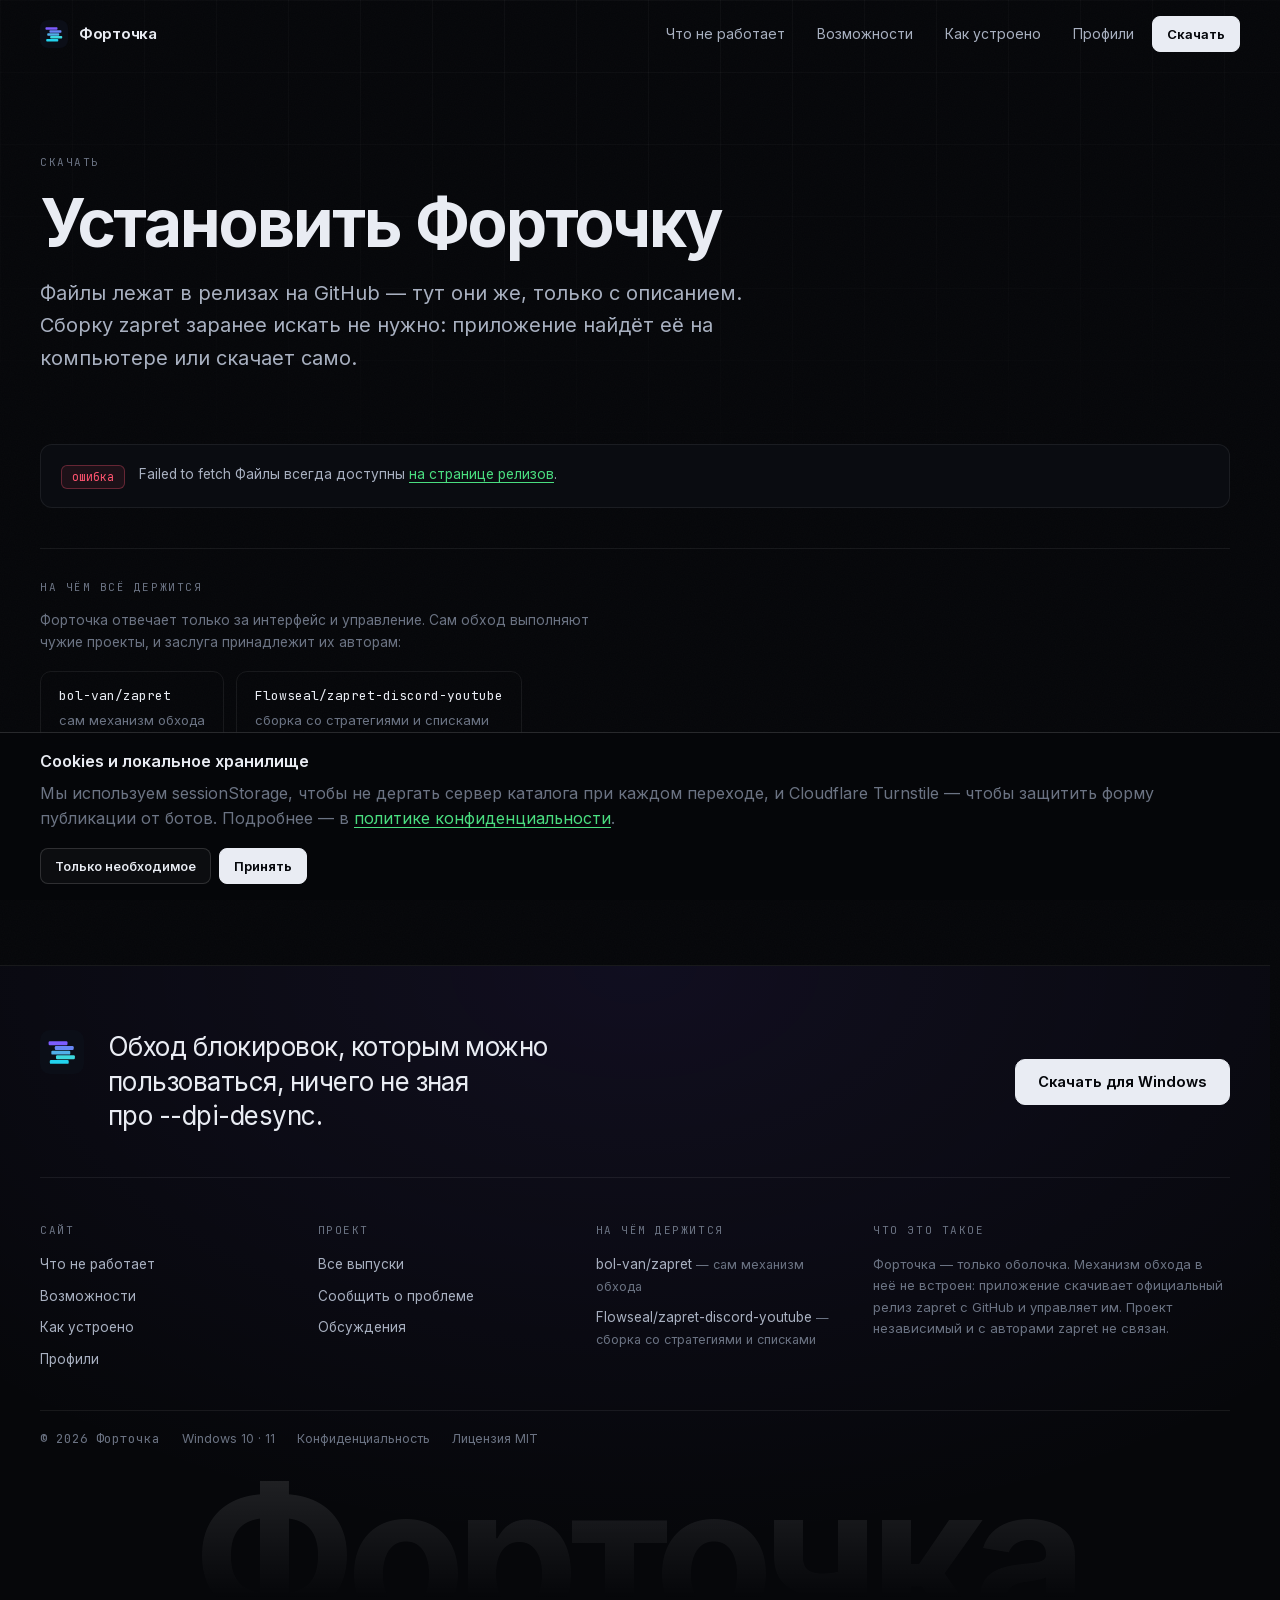
<file: download/index.html>
<!DOCTYPE html><!--zFPmujvglvVilXSUBS643--><html lang="ru" class="__variable_fcbcbf __variable_89caef" data-scroll-behavior="smooth"><head><meta charSet="utf-8"/><meta name="viewport" content="width=device-width, initial-scale=1"/><link rel="stylesheet" href="/_next/static/css/600d6e87c8a91158.css" data-precedence="next"/><link rel="preload" as="script" fetchPriority="low" href="/_next/static/chunks/webpack-90a90ffd473210cb.js"/><script src="/_next/static/chunks/4bd1b696-c023c6e3521b1417.js" async=""></script><script src="/_next/static/chunks/255-d999a7d6833d3983.js" async=""></script><script src="/_next/static/chunks/main-app-7417ce9429e8c336.js" async=""></script><script src="/_next/static/chunks/619-ba102abea3e3d0e4.js" async=""></script><script src="/_next/static/chunks/915-e75e15b01ec6c60e.js" async=""></script><script src="/_next/static/chunks/150-803cb928a16269e3.js" async=""></script><script src="/_next/static/chunks/app/layout-01be406d722eca0e.js" async=""></script><script src="/_next/static/chunks/app/not-found-6869ec8607a3d79e.js" async=""></script><script src="/_next/static/chunks/app/download/page-1c281e2f76acd195.js" async=""></script><title>Скачать · Форточка</title><meta name="description" content="Установщик Форточки для Windows 10 и 11: последний выпуск с GitHub, контрольные суммы, портативная сборка и все прошлые версии."/><link rel="canonical" href="https://fortochka.synthax.ru/download/"/><meta property="og:title" content="Форточка — обход блокировок без консоли"/><meta property="og:description" content="Автоподбор стратегии, диагностика с починкой, разбор проблем с играми. Без консоли и .bat-файлов."/><meta property="og:type" content="website"/><meta name="twitter:card" content="summary"/><meta name="twitter:title" content="Форточка — обход блокировок без консоли"/><meta name="twitter:description" content="Автоподбор стратегии, диагностика с починкой, разбор проблем с играми. Без консоли и .bat-файлов."/><link rel="icon" href="/icon.png?77c03258fcc8b79e" type="image/png" sizes="256x256"/><link rel="apple-touch-icon" href="/apple-icon.png?6a3674dcd1ef4849" type="image/png" sizes="180x180"/><script src="/_next/static/chunks/polyfills-42372ed130431b0a.js" noModule=""></script></head><body><div hidden=""><!--$--><!--/$--></div><a class="skip" href="#main">К содержимому</a><div class="grid-bg" aria-hidden="true"></div><div class="grain" aria-hidden="true"></div><header class="nav" data-stuck="false" style="opacity:0;transform:translateY(-70px)"><div class="wrap nav__inner"><a class="nav__brand" href="/"><span class="mark" style="width:28px;height:28px"><svg viewBox="0 0 512 512" aria-hidden="true"><rect width="512" height="512" rx="116" fill="#0b0e17"></rect><rect x="100" y="132" width="220" height="46" rx="14" fill="#7c5cff"></rect><rect x="172" y="186" width="220" height="46" rx="14" fill="#6786f4"></rect><rect x="132" y="240" width="220" height="46" rx="14" fill="#51afe9"></rect><rect x="186" y="294" width="220" height="46" rx="14" fill="#3cd8de"></rect><rect x="114" y="348" width="220" height="46" rx="14" fill="#22d3ee"></rect></svg></span><span>Форточка</span></a><nav class="nav__links" data-open="false"><a data-active="false" href="/#cases">Что не работает</a><a data-active="false" href="/#features">Возможности</a><a data-active="false" href="/#how">Как устроено</a><a data-active="false" href="/profiles/">Профили</a><a class="btn btn--sm btn--primary" href="/download/">Скачать</a></nav><button class="nav__burger" aria-label="Меню" aria-expanded="false"><span data-open="false"></span></button></div><span class="nav__progress" aria-hidden="true" style="transform:scaleX(0)"></span></header><main id="main"><section class="page-head"><div class="wrap"><div style="opacity:0;transform:translateY(20px)"><span class="tag">скачать</span><h1 class="page-title">Установить Форточку</h1><p class="lead">Файлы лежат в релизах на GitHub — тут они же, только с описанием. Сборку zapret заранее искать не нужно: приложение найдёт её на компьютере или скачает само.</p></div></div></section><section class="pt-0"><div class="wrap"><div class="skeleton-grid"><div class="skeleton" style="height:210px"></div><div class="skeleton" style="height:210px"></div></div><div style="opacity:0;filter:blur(8px);transform:translateY(26px)"><div class="credit"><div class="tag">на чём всё держится</div><p class="dim">Форточка отвечает только за интерфейс и управление. Сам обход выполняют чужие проекты, и заслуга принадлежит их авторам:</p><div class="credit__links"><a class="credit__link" href="https://github.com/bol-van/zapret"><span class="mono">bol-van/zapret</span><span class="dim">сам механизм обхода</span></a><a class="credit__link" href="https://github.com/Flowseal/zapret-discord-youtube"><span class="mono">Flowseal/zapret-discord-youtube</span><span class="dim">сборка со стратегиями и списками</span></a></div></div></div></div></section><!--$--><!--/$--></main><footer class="foot"><div class="wrap"><div class="foot__top"><a class="foot__logo" aria-label="Форточка — на главную" href="/"><span class="mark" style="width:44px;height:44px"><svg viewBox="0 0 512 512" aria-hidden="true"><rect width="512" height="512" rx="116" fill="#0b0e17"></rect><rect x="100" y="132" width="220" height="46" rx="14" fill="#7c5cff"></rect><rect x="172" y="186" width="220" height="46" rx="14" fill="#6786f4"></rect><rect x="132" y="240" width="220" height="46" rx="14" fill="#51afe9"></rect><rect x="186" y="294" width="220" height="46" rx="14" fill="#3cd8de"></rect><rect x="114" y="348" width="220" height="46" rx="14" fill="#22d3ee"></rect></svg></span></a><div class="foot__pitch"><p>Обход блокировок, которым можно пользоваться, ничего не зная про<span class="nowrap"> --dpi-desync</span>.</p><div class="foot__cta"><a class="btn btn--primary" href="/download/">Скачать для Windows</a></div></div></div><div class="foot__grid"><div class="foot__col"><div class="tag">Сайт</div><a href="/#cases">Что не работает</a><a href="/#features">Возможности</a><a href="/#how">Как устроено</a><a href="/profiles/">Профили</a></div><div class="foot__col"><div class="tag">Проект</div><a href="https://github.com/Abbadon22/fortochka/releases">Все выпуски</a><a href="https://github.com/Abbadon22/fortochka/issues/new">Сообщить о проблеме</a><a href="https://github.com/Abbadon22/fortochka/issues">Обсуждения</a></div><div class="foot__col"><div class="tag">На чём держится</div><a href="https://github.com/bol-van/zapret">bol-van/zapret<span class="dim foot__note"> — <!-- -->сам механизм обхода</span></a><a href="https://github.com/Flowseal/zapret-discord-youtube">Flowseal/zapret-discord-youtube<span class="dim foot__note"> — <!-- -->сборка со стратегиями и списками</span></a></div><div class="foot__col foot__col--wide"><div class="tag">Что это такое</div><p class="dim">Форточка — только оболочка. Механизм обхода в неё не встроен: приложение скачивает официальный релиз zapret с GitHub и управляет им. Проект независимый и с авторами zapret не связан.</p></div></div><div class="foot__bar"><span class="dim mono">© <!-- -->2026<!-- --> Форточка</span><span class="dim">Windows 10 · 11</span><a class="dim" href="/privacy/">Конфиденциальность</a><a class="dim" href="https://github.com/Abbadon22/fortochka/blob/main/LICENSE">Лицензия MIT</a></div></div><div class="foot__wordmark" aria-hidden="true">Форточка</div></footer><script src="/_next/static/chunks/webpack-90a90ffd473210cb.js" id="_R_" async=""></script><script>(self.__next_f=self.__next_f||[]).push([0])</script><script>self.__next_f.push([1,"1:\"$Sreact.fragment\"\n2:I[8664,[\"619\",\"static/chunks/619-ba102abea3e3d0e4.js\",\"915\",\"static/chunks/915-e75e15b01ec6c60e.js\",\"150\",\"static/chunks/150-803cb928a16269e3.js\",\"177\",\"static/chunks/app/layout-01be406d722eca0e.js\"],\"Nav\"]\n3:I[9766,[],\"\"]\n4:I[8924,[],\"\"]\n5:I[2619,[\"619\",\"static/chunks/619-ba102abea3e3d0e4.js\",\"345\",\"static/chunks/app/not-found-6869ec8607a3d79e.js\"],\"\"]\n6:I[8664,[\"619\",\"static/chunks/619-ba102abea3e3d0e4.js\",\"915\",\"static/chunks/915-e75e15b01ec6c60e.js\",\"150\",\"static/chunks/150-803cb928a16269e3.js\",\"177\",\"static/chunks/app/layout-01be406d722eca0e.js\"],\"Footer\"]\n7:I[5566,[\"619\",\"static/chunks/619-ba102abea3e3d0e4.js\",\"915\",\"static/chunks/915-e75e15b01ec6c60e.js\",\"150\",\"static/chunks/150-803cb928a16269e3.js\",\"177\",\"static/chunks/app/layout-01be406d722eca0e.js\"],\"CookieBanner\"]\n8:I[1959,[],\"ClientPageRoot\"]\n9:I[9799,[\"915\",\"static/chunks/915-e75e15b01ec6c60e.js\",\"351\",\"static/chunks/app/download/page-1c281e2f76acd195.js\"],\"default\"]\nc:I[4431,[],\"OutletBoundary\"]\ne:I[5278,[],\"AsyncMetadataOutlet\"]\n10:I[4431,[],\"ViewportBoundary\"]\n12:I[4431,[],\"MetadataBoundary\"]\n13:\"$Sreact.suspense\"\n15:I[7150,[],\"\"]\n:HL[\"/_next/static/css/600d6e87c8a91158.css\",\"style\"]\n"])</script><script>self.__next_f.push([1,"0:{\"P\":null,\"b\":\"zFPmujvglvVilXSUBS643\",\"p\":\"\",\"c\":[\"\",\"download\",\"\"],\"i\":false,\"f\":[[[\"\",{\"children\":[\"download\",{\"children\":[\"__PAGE__\",{}]}]},\"$undefined\",\"$undefined\",true],[\"\",[\"$\",\"$1\",\"c\",{\"children\":[[[\"$\",\"link\",\"0\",{\"rel\":\"stylesheet\",\"href\":\"/_next/static/css/600d6e87c8a91158.css\",\"precedence\":\"next\",\"crossOrigin\":\"$undefined\",\"nonce\":\"$undefined\"}]],[\"$\",\"html\",null,{\"lang\":\"ru\",\"className\":\"__variable_fcbcbf __variable_89caef\",\"data-scroll-behavior\":\"smooth\",\"children\":[\"$\",\"body\",null,{\"children\":[[\"$\",\"a\",null,{\"className\":\"skip\",\"href\":\"#main\",\"children\":\"К содержимому\"}],[\"$\",\"div\",null,{\"className\":\"grid-bg\",\"aria-hidden\":\"true\"}],[\"$\",\"div\",null,{\"className\":\"grain\",\"aria-hidden\":\"true\"}],[\"$\",\"$L2\",null,{}],[\"$\",\"main\",null,{\"id\":\"main\",\"children\":[\"$\",\"$L3\",null,{\"parallelRouterKey\":\"children\",\"error\":\"$undefined\",\"errorStyles\":\"$undefined\",\"errorScripts\":\"$undefined\",\"template\":[\"$\",\"$L4\",null,{}],\"templateStyles\":\"$undefined\",\"templateScripts\":\"$undefined\",\"notFound\":[[\"$\",\"section\",null,{\"className\":\"lost\",\"children\":[\"$\",\"div\",null,{\"className\":\"wrap lost__inner\",\"children\":[[\"$\",\"span\",null,{\"className\":\"tag\",\"children\":\"404\"}],[\"$\",\"h1\",null,{\"className\":\"lost__code\",\"aria-hidden\":\"true\",\"children\":\"404\"}],[\"$\",\"h2\",null,{\"className\":\"lost__title\",\"children\":\"Такой страницы нет\"}],[\"$\",\"p\",null,{\"className\":\"lead\",\"children\":\"Адрес набран с ошибкой или страницу переименовали. Всё, что есть на сайте, собрано ниже.\"}],[\"$\",\"div\",null,{\"className\":\"lost__links\",\"children\":[[\"$\",\"$L5\",null,{\"href\":\"/\",\"children\":\"Главная\"}],[\"$\",\"$L5\",null,{\"href\":\"/download/\",\"children\":\"Скачать\"}],[\"$\",\"$L5\",null,{\"href\":\"/profiles/\",\"children\":\"Профили\"}],[\"$\",\"a\",null,{\"href\":\"https://github.com/Abbadon22/fortochka/releases\",\"children\":\"Все выпуски\"}]]}]]}]}],[]],\"forbidden\":\"$undefined\",\"unauthorized\":\"$undefined\"}]}],[\"$\",\"$L6\",null,{}],[\"$\",\"$L7\",null,{}]]}]}]]}],{\"children\":[\"download\",[\"$\",\"$1\",\"c\",{\"children\":[null,[\"$\",\"$L3\",null,{\"parallelRouterKey\":\"children\",\"error\":\"$undefined\",\"errorStyles\":\"$undefined\",\"errorScripts\":\"$undefined\",\"template\":[\"$\",\"$L4\",null,{}],\"templateStyles\":\"$undefined\",\"templateScripts\":\"$undefined\",\"notFound\":\"$undefined\",\"forbidden\":\"$undefined\",\"unauthorized\":\"$undefined\"}]]}],{\"children\":[\"__PAGE__\",[\"$\",\"$1\",\"c\",{\"children\":[[\"$\",\"$L8\",null,{\"Component\":\"$9\",\"searchParams\":{},\"params\":{},\"promises\":[\"$@a\",\"$@b\"]}],null,[\"$\",\"$Lc\",null,{\"children\":[\"$Ld\",[\"$\",\"$Le\",null,{\"promise\":\"$@f\"}]]}]]}],{},null,false]},null,false]},null,false],[\"$\",\"$1\",\"h\",{\"children\":[null,[[\"$\",\"$L10\",null,{\"children\":\"$L11\"}],null],[\"$\",\"$L12\",null,{\"children\":[\"$\",\"div\",null,{\"hidden\":true,\"children\":[\"$\",\"$13\",null,{\"fallback\":null,\"children\":\"$L14\"}]}]}]]}],false]],\"m\":\"$undefined\",\"G\":[\"$15\",[]],\"s\":false,\"S\":true}\n"])</script><script>self.__next_f.push([1,"a:{}\nb:\"$0:f:0:1:2:children:2:children:1:props:children:0:props:params\"\n"])</script><script>self.__next_f.push([1,"11:[[\"$\",\"meta\",\"0\",{\"charSet\":\"utf-8\"}],[\"$\",\"meta\",\"1\",{\"name\":\"viewport\",\"content\":\"width=device-width, initial-scale=1\"}]]\nd:null\n"])</script><script>self.__next_f.push([1,"16:I[622,[],\"IconMark\"]\n"])</script><script>self.__next_f.push([1,"f:{\"metadata\":[[\"$\",\"title\",\"0\",{\"children\":\"Скачать · Форточка\"}],[\"$\",\"meta\",\"1\",{\"name\":\"description\",\"content\":\"Установщик Форточки для Windows 10 и 11: последний выпуск с GitHub, контрольные суммы, портативная сборка и все прошлые версии.\"}],[\"$\",\"link\",\"2\",{\"rel\":\"canonical\",\"href\":\"https://fortochka.synthax.ru/download/\"}],[\"$\",\"meta\",\"3\",{\"property\":\"og:title\",\"content\":\"Форточка — обход блокировок без консоли\"}],[\"$\",\"meta\",\"4\",{\"property\":\"og:description\",\"content\":\"Автоподбор стратегии, диагностика с починкой, разбор проблем с играми. Без консоли и .bat-файлов.\"}],[\"$\",\"meta\",\"5\",{\"property\":\"og:type\",\"content\":\"website\"}],[\"$\",\"meta\",\"6\",{\"name\":\"twitter:card\",\"content\":\"summary\"}],[\"$\",\"meta\",\"7\",{\"name\":\"twitter:title\",\"content\":\"Форточка — обход блокировок без консоли\"}],[\"$\",\"meta\",\"8\",{\"name\":\"twitter:description\",\"content\":\"Автоподбор стратегии, диагностика с починкой, разбор проблем с играми. Без консоли и .bat-файлов.\"}],[\"$\",\"link\",\"9\",{\"rel\":\"icon\",\"href\":\"/icon.png?77c03258fcc8b79e\",\"type\":\"image/png\",\"sizes\":\"256x256\"}],[\"$\",\"link\",\"10\",{\"rel\":\"apple-touch-icon\",\"href\":\"/apple-icon.png?6a3674dcd1ef4849\",\"type\":\"image/png\",\"sizes\":\"180x180\"}],[\"$\",\"$L16\",\"11\",{}]],\"error\":null,\"digest\":\"$undefined\"}\n"])</script><script>self.__next_f.push([1,"14:\"$f:metadata\"\n"])</script></body></html>
</file>
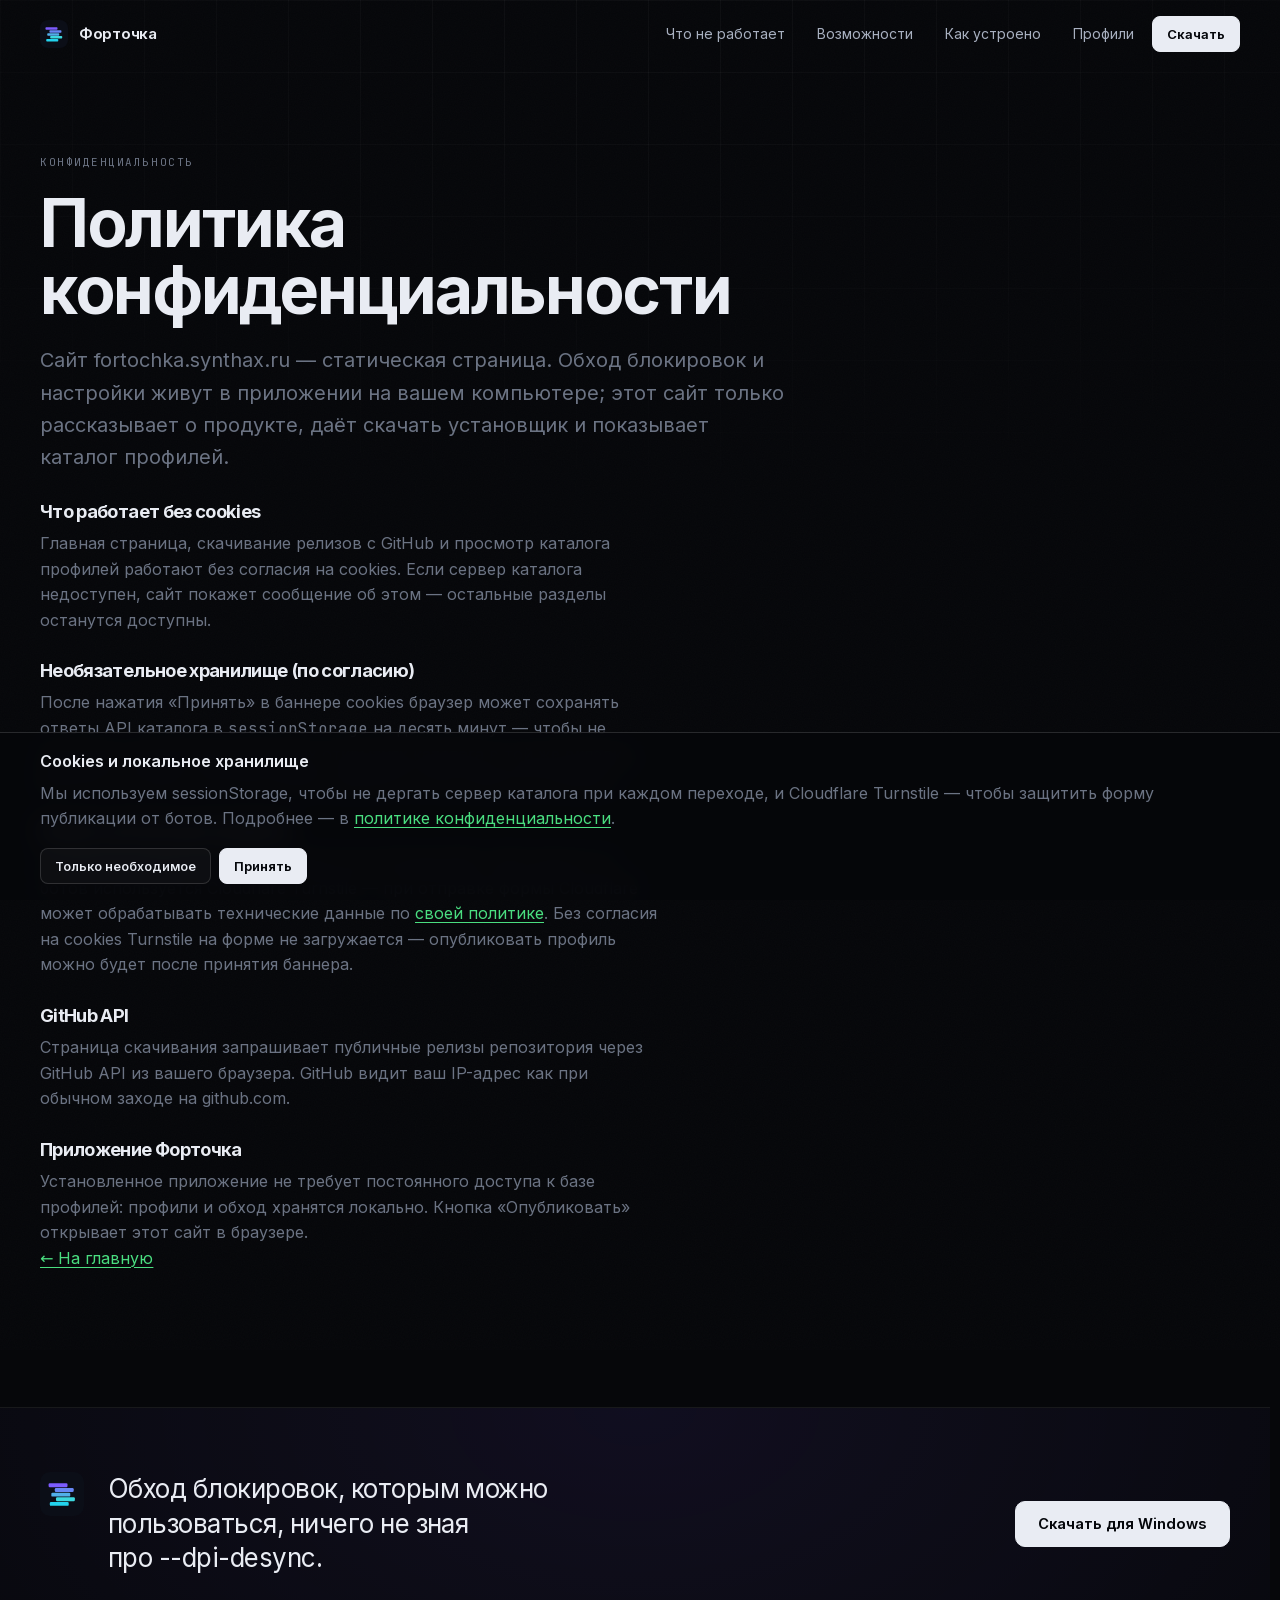
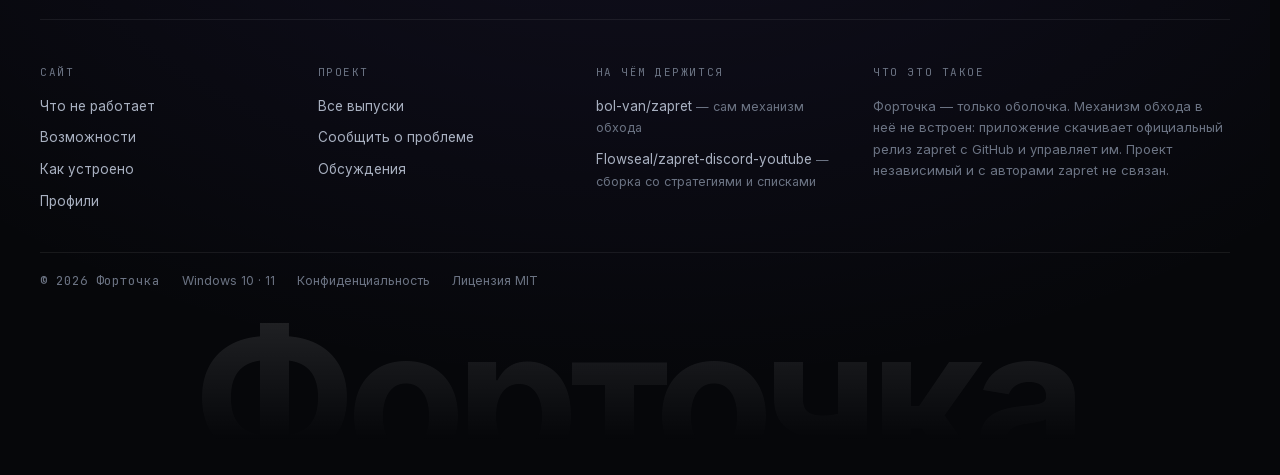
<file: privacy/index.html>
<!DOCTYPE html><!--zFPmujvglvVilXSUBS643--><html lang="ru" class="__variable_fcbcbf __variable_89caef" data-scroll-behavior="smooth"><head><meta charSet="utf-8"/><meta name="viewport" content="width=device-width, initial-scale=1"/><link rel="stylesheet" href="/_next/static/css/600d6e87c8a91158.css" data-precedence="next"/><link rel="preload" as="script" fetchPriority="low" href="/_next/static/chunks/webpack-90a90ffd473210cb.js"/><script src="/_next/static/chunks/4bd1b696-c023c6e3521b1417.js" async=""></script><script src="/_next/static/chunks/255-d999a7d6833d3983.js" async=""></script><script src="/_next/static/chunks/main-app-7417ce9429e8c336.js" async=""></script><script src="/_next/static/chunks/619-ba102abea3e3d0e4.js" async=""></script><script src="/_next/static/chunks/915-e75e15b01ec6c60e.js" async=""></script><script src="/_next/static/chunks/150-803cb928a16269e3.js" async=""></script><script src="/_next/static/chunks/app/layout-01be406d722eca0e.js" async=""></script><script src="/_next/static/chunks/app/privacy/page-6869ec8607a3d79e.js" async=""></script><title>Конфиденциальность · Форточка</title><meta name="description" content="Как сайт Форточки использует cookies, локальное хранилище и сторонние сервисы."/><meta property="og:title" content="Форточка — обход блокировок без консоли"/><meta property="og:description" content="Автоподбор стратегии, диагностика с починкой, разбор проблем с играми. Без консоли и .bat-файлов."/><meta property="og:type" content="website"/><meta name="twitter:card" content="summary"/><meta name="twitter:title" content="Форточка — обход блокировок без консоли"/><meta name="twitter:description" content="Автоподбор стратегии, диагностика с починкой, разбор проблем с играми. Без консоли и .bat-файлов."/><link rel="icon" href="/icon.png?77c03258fcc8b79e" type="image/png" sizes="256x256"/><link rel="apple-touch-icon" href="/apple-icon.png?6a3674dcd1ef4849" type="image/png" sizes="180x180"/><script src="/_next/static/chunks/polyfills-42372ed130431b0a.js" noModule=""></script></head><body><div hidden=""><!--$--><!--/$--></div><a class="skip" href="#main">К содержимому</a><div class="grid-bg" aria-hidden="true"></div><div class="grain" aria-hidden="true"></div><header class="nav" data-stuck="false" style="opacity:0;transform:translateY(-70px)"><div class="wrap nav__inner"><a class="nav__brand" href="/"><span class="mark" style="width:28px;height:28px"><svg viewBox="0 0 512 512" aria-hidden="true"><rect width="512" height="512" rx="116" fill="#0b0e17"></rect><rect x="100" y="132" width="220" height="46" rx="14" fill="#7c5cff"></rect><rect x="172" y="186" width="220" height="46" rx="14" fill="#6786f4"></rect><rect x="132" y="240" width="220" height="46" rx="14" fill="#51afe9"></rect><rect x="186" y="294" width="220" height="46" rx="14" fill="#3cd8de"></rect><rect x="114" y="348" width="220" height="46" rx="14" fill="#22d3ee"></rect></svg></span><span>Форточка</span></a><nav class="nav__links" data-open="false"><a data-active="false" href="/#cases">Что не работает</a><a data-active="false" href="/#features">Возможности</a><a data-active="false" href="/#how">Как устроено</a><a data-active="false" href="/profiles/">Профили</a><a class="btn btn--sm btn--primary" href="/download/">Скачать</a></nav><button class="nav__burger" aria-label="Меню" aria-expanded="false"><span data-open="false"></span></button></div><span class="nav__progress" aria-hidden="true" style="transform:scaleX(0)"></span></header><main id="main"><section class="page-head"><div class="wrap prose"><span class="tag">конфиденциальность</span><h1 class="page-title">Политика конфиденциальности</h1><p class="lead dim">Сайт fortochka.synthax.ru — статическая страница. Обход блокировок и настройки живут в приложении на вашем компьютере; этот сайт только рассказывает о продукте, даёт скачать установщик и показывает каталог профилей.</p><h2>Что работает без cookies</h2><p class="dim">Главная страница, скачивание релизов с GitHub и просмотр каталога профилей работают без согласия на cookies. Если сервер каталога недоступен, сайт покажет сообщение об этом — остальные разделы останутся доступны.</p><h2>Необязательное хранилище (по согласию)</h2><p class="dim">После нажатия «Принять» в баннере cookies браузер может сохранять ответы API каталога в <span class="mono">sessionStorage</span> на десять минут — чтобы не нагружать сервер при повторных открытиях каталога в той же вкладке. Данные не уходят третьим лицам и удаляются при закрытии вкладки.</p><h2>Форма публикации профиля</h2><p class="dim">Отправка профиля идёт на API Форточки (PostgreSQL). Для защиты от ботов используется Cloudflare Turnstile — при отправке формы Cloudflare может обрабатывать технические данные по<!-- --> <a class="link" href="https://www.cloudflare.com/privacypolicy/" target="_blank" rel="noopener noreferrer">своей политике</a>. Без согласия на cookies Turnstile на форме не загружается — опубликовать профиль можно будет после принятия баннера.</p><h2>GitHub API</h2><p class="dim">Страница скачивания запрашивает публичные релизы репозитория через GitHub API из вашего браузера. GitHub видит ваш IP-адрес как при обычном заходе на github.com.</p><h2>Приложение Форточка</h2><p class="dim">Установленное приложение не требует постоянного доступа к базе профилей: профили и обход хранятся локально. Кнопка «Опубликовать» открывает этот сайт в браузере.</p><p class="dim"><a class="link" href="/">← На главную</a></p></div></section><!--$--><!--/$--></main><footer class="foot"><div class="wrap"><div class="foot__top"><a class="foot__logo" aria-label="Форточка — на главную" href="/"><span class="mark" style="width:44px;height:44px"><svg viewBox="0 0 512 512" aria-hidden="true"><rect width="512" height="512" rx="116" fill="#0b0e17"></rect><rect x="100" y="132" width="220" height="46" rx="14" fill="#7c5cff"></rect><rect x="172" y="186" width="220" height="46" rx="14" fill="#6786f4"></rect><rect x="132" y="240" width="220" height="46" rx="14" fill="#51afe9"></rect><rect x="186" y="294" width="220" height="46" rx="14" fill="#3cd8de"></rect><rect x="114" y="348" width="220" height="46" rx="14" fill="#22d3ee"></rect></svg></span></a><div class="foot__pitch"><p>Обход блокировок, которым можно пользоваться, ничего не зная про<span class="nowrap"> --dpi-desync</span>.</p><div class="foot__cta"><a class="btn btn--primary" href="/download/">Скачать для Windows</a></div></div></div><div class="foot__grid"><div class="foot__col"><div class="tag">Сайт</div><a href="/#cases">Что не работает</a><a href="/#features">Возможности</a><a href="/#how">Как устроено</a><a href="/profiles/">Профили</a></div><div class="foot__col"><div class="tag">Проект</div><a href="https://github.com/Abbadon22/fortochka/releases">Все выпуски</a><a href="https://github.com/Abbadon22/fortochka/issues/new">Сообщить о проблеме</a><a href="https://github.com/Abbadon22/fortochka/issues">Обсуждения</a></div><div class="foot__col"><div class="tag">На чём держится</div><a href="https://github.com/bol-van/zapret">bol-van/zapret<span class="dim foot__note"> — <!-- -->сам механизм обхода</span></a><a href="https://github.com/Flowseal/zapret-discord-youtube">Flowseal/zapret-discord-youtube<span class="dim foot__note"> — <!-- -->сборка со стратегиями и списками</span></a></div><div class="foot__col foot__col--wide"><div class="tag">Что это такое</div><p class="dim">Форточка — только оболочка. Механизм обхода в неё не встроен: приложение скачивает официальный релиз zapret с GitHub и управляет им. Проект независимый и с авторами zapret не связан.</p></div></div><div class="foot__bar"><span class="dim mono">© <!-- -->2026<!-- --> Форточка</span><span class="dim">Windows 10 · 11</span><a class="dim" href="/privacy/">Конфиденциальность</a><a class="dim" href="https://github.com/Abbadon22/fortochka/blob/main/LICENSE">Лицензия MIT</a></div></div><div class="foot__wordmark" aria-hidden="true">Форточка</div></footer><script src="/_next/static/chunks/webpack-90a90ffd473210cb.js" id="_R_" async=""></script><script>(self.__next_f=self.__next_f||[]).push([0])</script><script>self.__next_f.push([1,"1:\"$Sreact.fragment\"\n2:I[8664,[\"619\",\"static/chunks/619-ba102abea3e3d0e4.js\",\"915\",\"static/chunks/915-e75e15b01ec6c60e.js\",\"150\",\"static/chunks/150-803cb928a16269e3.js\",\"177\",\"static/chunks/app/layout-01be406d722eca0e.js\"],\"Nav\"]\n3:I[9766,[],\"\"]\n4:I[8924,[],\"\"]\n5:I[2619,[\"619\",\"static/chunks/619-ba102abea3e3d0e4.js\",\"877\",\"static/chunks/app/privacy/page-6869ec8607a3d79e.js\"],\"\"]\n6:I[8664,[\"619\",\"static/chunks/619-ba102abea3e3d0e4.js\",\"915\",\"static/chunks/915-e75e15b01ec6c60e.js\",\"150\",\"static/chunks/150-803cb928a16269e3.js\",\"177\",\"static/chunks/app/layout-01be406d722eca0e.js\"],\"Footer\"]\n7:I[5566,[\"619\",\"static/chunks/619-ba102abea3e3d0e4.js\",\"915\",\"static/chunks/915-e75e15b01ec6c60e.js\",\"150\",\"static/chunks/150-803cb928a16269e3.js\",\"177\",\"static/chunks/app/layout-01be406d722eca0e.js\"],\"CookieBanner\"]\nb:I[7150,[],\"\"]\n:HL[\"/_next/static/css/600d6e87c8a91158.css\",\"style\"]\n"])</script><script>self.__next_f.push([1,"0:{\"P\":null,\"b\":\"zFPmujvglvVilXSUBS643\",\"p\":\"\",\"c\":[\"\",\"privacy\",\"\"],\"i\":false,\"f\":[[[\"\",{\"children\":[\"privacy\",{\"children\":[\"__PAGE__\",{}]}]},\"$undefined\",\"$undefined\",true],[\"\",[\"$\",\"$1\",\"c\",{\"children\":[[[\"$\",\"link\",\"0\",{\"rel\":\"stylesheet\",\"href\":\"/_next/static/css/600d6e87c8a91158.css\",\"precedence\":\"next\",\"crossOrigin\":\"$undefined\",\"nonce\":\"$undefined\"}]],[\"$\",\"html\",null,{\"lang\":\"ru\",\"className\":\"__variable_fcbcbf __variable_89caef\",\"data-scroll-behavior\":\"smooth\",\"children\":[\"$\",\"body\",null,{\"children\":[[\"$\",\"a\",null,{\"className\":\"skip\",\"href\":\"#main\",\"children\":\"К содержимому\"}],[\"$\",\"div\",null,{\"className\":\"grid-bg\",\"aria-hidden\":\"true\"}],[\"$\",\"div\",null,{\"className\":\"grain\",\"aria-hidden\":\"true\"}],[\"$\",\"$L2\",null,{}],[\"$\",\"main\",null,{\"id\":\"main\",\"children\":[\"$\",\"$L3\",null,{\"parallelRouterKey\":\"children\",\"error\":\"$undefined\",\"errorStyles\":\"$undefined\",\"errorScripts\":\"$undefined\",\"template\":[\"$\",\"$L4\",null,{}],\"templateStyles\":\"$undefined\",\"templateScripts\":\"$undefined\",\"notFound\":[[\"$\",\"section\",null,{\"className\":\"lost\",\"children\":[\"$\",\"div\",null,{\"className\":\"wrap lost__inner\",\"children\":[[\"$\",\"span\",null,{\"className\":\"tag\",\"children\":\"404\"}],[\"$\",\"h1\",null,{\"className\":\"lost__code\",\"aria-hidden\":\"true\",\"children\":\"404\"}],[\"$\",\"h2\",null,{\"className\":\"lost__title\",\"children\":\"Такой страницы нет\"}],[\"$\",\"p\",null,{\"className\":\"lead\",\"children\":\"Адрес набран с ошибкой или страницу переименовали. Всё, что есть на сайте, собрано ниже.\"}],[\"$\",\"div\",null,{\"className\":\"lost__links\",\"children\":[[\"$\",\"$L5\",null,{\"href\":\"/\",\"children\":\"Главная\"}],[\"$\",\"$L5\",null,{\"href\":\"/download/\",\"children\":\"Скачать\"}],[\"$\",\"$L5\",null,{\"href\":\"/profiles/\",\"children\":\"Профили\"}],[\"$\",\"a\",null,{\"href\":\"https://github.com/Abbadon22/fortochka/releases\",\"children\":\"Все выпуски\"}]]}]]}]}],[]],\"forbidden\":\"$undefined\",\"unauthorized\":\"$undefined\"}]}],[\"$\",\"$L6\",null,{}],[\"$\",\"$L7\",null,{}]]}]}]]}],{\"children\":[\"privacy\",[\"$\",\"$1\",\"c\",{\"children\":[null,[\"$\",\"$L3\",null,{\"parallelRouterKey\":\"children\",\"error\":\"$undefined\",\"errorStyles\":\"$undefined\",\"errorScripts\":\"$undefined\",\"template\":[\"$\",\"$L4\",null,{}],\"templateStyles\":\"$undefined\",\"templateScripts\":\"$undefined\",\"notFound\":\"$undefined\",\"forbidden\":\"$undefined\",\"unauthorized\":\"$undefined\"}]]}],{\"children\":[\"__PAGE__\",[\"$\",\"$1\",\"c\",{\"children\":[[\"$\",\"section\",null,{\"className\":\"page-head\",\"children\":[\"$\",\"div\",null,{\"className\":\"wrap prose\",\"children\":[[\"$\",\"span\",null,{\"className\":\"tag\",\"children\":\"конфиденциальность\"}],[\"$\",\"h1\",null,{\"className\":\"page-title\",\"children\":\"Политика конфиденциальности\"}],[\"$\",\"p\",null,{\"className\":\"lead dim\",\"children\":\"Сайт fortochka.synthax.ru — статическая страница. Обход блокировок и настройки живут в приложении на вашем компьютере; этот сайт только рассказывает о продукте, даёт скачать установщик и показывает каталог профилей.\"}],[\"$\",\"h2\",null,{\"children\":\"Что работает без cookies\"}],[\"$\",\"p\",null,{\"className\":\"dim\",\"children\":\"Главная страница, скачивание релизов с GitHub и просмотр каталога профилей работают без согласия на cookies. Если сервер каталога недоступен, сайт покажет сообщение об этом — остальные разделы останутся доступны.\"}],[\"$\",\"h2\",null,{\"children\":\"Необязательное хранилище (по согласию)\"}],[\"$\",\"p\",null,{\"className\":\"dim\",\"children\":[\"После нажатия «Принять» в баннере cookies браузер может сохранять ответы API каталога в \",[\"$\",\"span\",null,{\"className\":\"mono\",\"children\":\"sessionStorage\"}],\" на десять минут — чтобы не нагружать сервер при повторных открытиях каталога в той же вкладке. Данные не уходят третьим лицам и удаляются при закрытии вкладки.\"]}],[\"$\",\"h2\",null,{\"children\":\"Форма публикации профиля\"}],[\"$\",\"p\",null,{\"className\":\"dim\",\"children\":[\"Отправка профиля идёт на API Форточки (PostgreSQL). Для защиты от ботов используется Cloudflare Turnstile — при отправке формы Cloudflare может обрабатывать технические данные по\",\" \",[\"$\",\"a\",null,{\"className\":\"link\",\"href\":\"https://www.cloudflare.com/privacypolicy/\",\"target\":\"_blank\",\"rel\":\"noopener noreferrer\",\"children\":\"своей политике\"}],\". Без согласия на cookies Turnstile на форме не загружается — опубликовать профиль можно будет после принятия баннера.\"]}],[\"$\",\"h2\",null,{\"children\":\"GitHub API\"}],[\"$\",\"p\",null,{\"className\":\"dim\",\"children\":\"Страница скачивания запрашивает публичные релизы репозитория через GitHub API из вашего браузера. GitHub видит ваш IP-адрес как при обычном заходе на github.com.\"}],[\"$\",\"h2\",null,{\"children\":\"Приложение Форточка\"}],[\"$\",\"p\",null,{\"className\":\"dim\",\"children\":\"Установленное приложение не требует постоянного доступа к базе профилей: профили и обход хранятся локально. Кнопка «Опубликовать» открывает этот сайт в браузере.\"}],\"$L8\"]}]}],null,\"$L9\"]}],{},null,false]},null,false]},null,false],\"$La\",false]],\"m\":\"$undefined\",\"G\":[\"$b\",[]],\"s\":false,\"S\":true}\n"])</script><script>self.__next_f.push([1,"c:I[4431,[],\"OutletBoundary\"]\ne:I[5278,[],\"AsyncMetadataOutlet\"]\n10:I[4431,[],\"ViewportBoundary\"]\n12:I[4431,[],\"MetadataBoundary\"]\n13:\"$Sreact.suspense\"\n8:[\"$\",\"p\",null,{\"className\":\"dim\",\"children\":[\"$\",\"$L5\",null,{\"className\":\"link\",\"href\":\"/\",\"children\":\"← На главную\"}]}]\n9:[\"$\",\"$Lc\",null,{\"children\":[\"$Ld\",[\"$\",\"$Le\",null,{\"promise\":\"$@f\"}]]}]\na:[\"$\",\"$1\",\"h\",{\"children\":[null,[[\"$\",\"$L10\",null,{\"children\":\"$L11\"}],null],[\"$\",\"$L12\",null,{\"children\":[\"$\",\"div\",null,{\"hidden\":true,\"children\":[\"$\",\"$13\",null,{\"fallback\":null,\"children\":\"$L14\"}]}]}]]}]\n"])</script><script>self.__next_f.push([1,"11:[[\"$\",\"meta\",\"0\",{\"charSet\":\"utf-8\"}],[\"$\",\"meta\",\"1\",{\"name\":\"viewport\",\"content\":\"width=device-width, initial-scale=1\"}]]\nd:null\n"])</script><script>self.__next_f.push([1,"15:I[622,[],\"IconMark\"]\n"])</script><script>self.__next_f.push([1,"f:{\"metadata\":[[\"$\",\"title\",\"0\",{\"children\":\"Конфиденциальность · Форточка\"}],[\"$\",\"meta\",\"1\",{\"name\":\"description\",\"content\":\"Как сайт Форточки использует cookies, локальное хранилище и сторонние сервисы.\"}],[\"$\",\"meta\",\"2\",{\"property\":\"og:title\",\"content\":\"Форточка — обход блокировок без консоли\"}],[\"$\",\"meta\",\"3\",{\"property\":\"og:description\",\"content\":\"Автоподбор стратегии, диагностика с починкой, разбор проблем с играми. Без консоли и .bat-файлов.\"}],[\"$\",\"meta\",\"4\",{\"property\":\"og:type\",\"content\":\"website\"}],[\"$\",\"meta\",\"5\",{\"name\":\"twitter:card\",\"content\":\"summary\"}],[\"$\",\"meta\",\"6\",{\"name\":\"twitter:title\",\"content\":\"Форточка — обход блокировок без консоли\"}],[\"$\",\"meta\",\"7\",{\"name\":\"twitter:description\",\"content\":\"Автоподбор стратегии, диагностика с починкой, разбор проблем с играми. Без консоли и .bat-файлов.\"}],[\"$\",\"link\",\"8\",{\"rel\":\"icon\",\"href\":\"/icon.png?77c03258fcc8b79e\",\"type\":\"image/png\",\"sizes\":\"256x256\"}],[\"$\",\"link\",\"9\",{\"rel\":\"apple-touch-icon\",\"href\":\"/apple-icon.png?6a3674dcd1ef4849\",\"type\":\"image/png\",\"sizes\":\"180x180\"}],[\"$\",\"$L15\",\"10\",{}]],\"error\":null,\"digest\":\"$undefined\"}\n"])</script><script>self.__next_f.push([1,"14:\"$f:metadata\"\n"])</script></body></html>
</file>
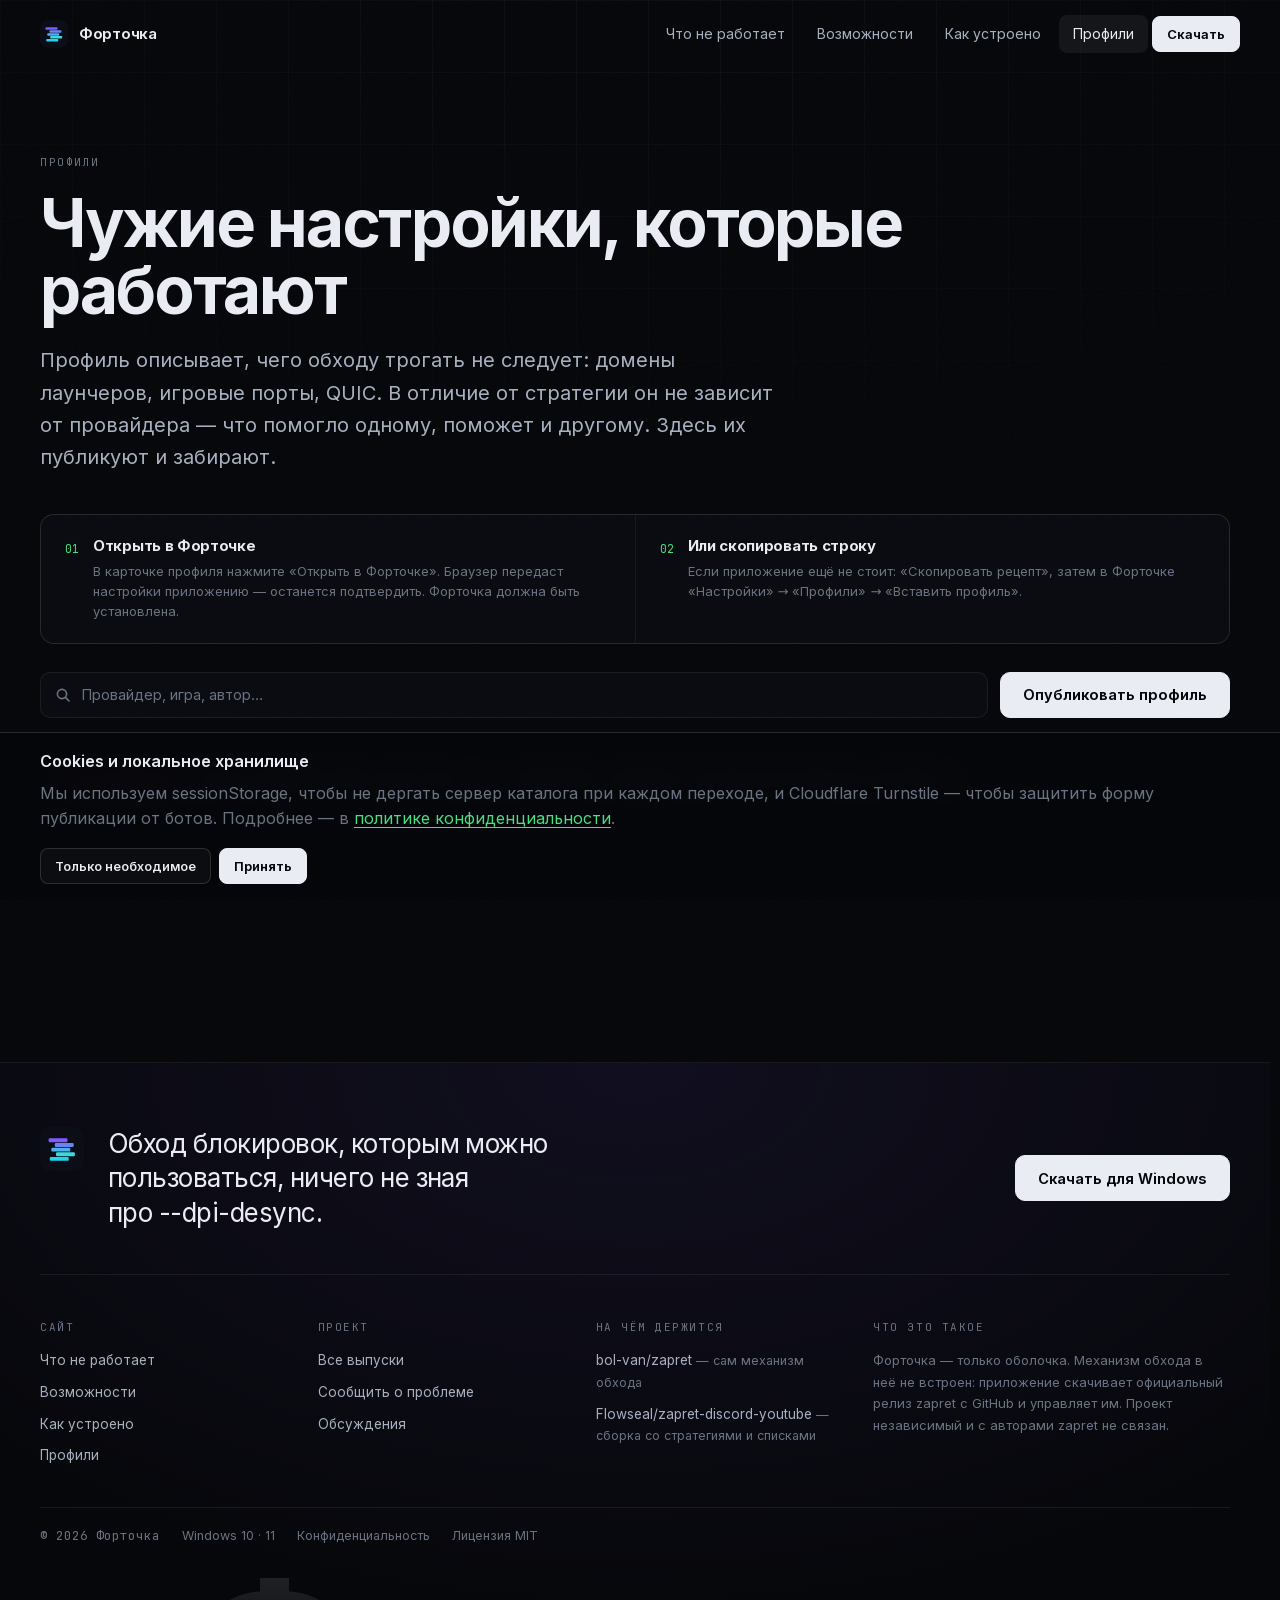
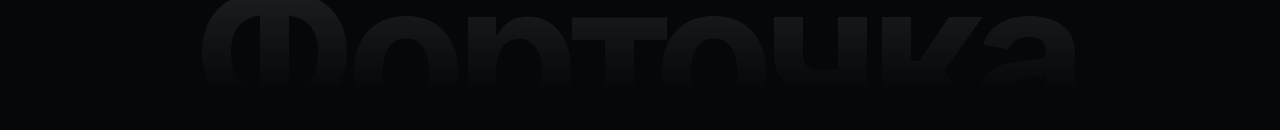
<file: profiles/index.html>
<!DOCTYPE html><!--zFPmujvglvVilXSUBS643--><html lang="ru" class="__variable_fcbcbf __variable_89caef" data-scroll-behavior="smooth"><head><meta charSet="utf-8"/><meta name="viewport" content="width=device-width, initial-scale=1"/><link rel="stylesheet" href="/_next/static/css/600d6e87c8a91158.css" data-precedence="next"/><link rel="preload" as="script" fetchPriority="low" href="/_next/static/chunks/webpack-90a90ffd473210cb.js"/><script src="/_next/static/chunks/4bd1b696-c023c6e3521b1417.js" async=""></script><script src="/_next/static/chunks/255-d999a7d6833d3983.js" async=""></script><script src="/_next/static/chunks/main-app-7417ce9429e8c336.js" async=""></script><script src="/_next/static/chunks/619-ba102abea3e3d0e4.js" async=""></script><script src="/_next/static/chunks/915-e75e15b01ec6c60e.js" async=""></script><script src="/_next/static/chunks/150-803cb928a16269e3.js" async=""></script><script src="/_next/static/chunks/app/layout-01be406d722eca0e.js" async=""></script><script src="/_next/static/chunks/app/not-found-6869ec8607a3d79e.js" async=""></script><script src="/_next/static/chunks/app/profiles/page-2afd07c95f89c9be.js" async=""></script><title>Профили · Форточка</title><meta name="description" content="Готовые профили исключений для обхода: что не трогать, чтобы работали игры, лаунчеры и голосовые каналы. Публикуются пользователями, скачиваются одной строкой."/><link rel="canonical" href="https://fortochka.synthax.ru/profiles/"/><meta property="og:title" content="Форточка — обход блокировок без консоли"/><meta property="og:description" content="Автоподбор стратегии, диагностика с починкой, разбор проблем с играми. Без консоли и .bat-файлов."/><meta property="og:type" content="website"/><meta name="twitter:card" content="summary"/><meta name="twitter:title" content="Форточка — обход блокировок без консоли"/><meta name="twitter:description" content="Автоподбор стратегии, диагностика с починкой, разбор проблем с играми. Без консоли и .bat-файлов."/><link rel="icon" href="/icon.png?77c03258fcc8b79e" type="image/png" sizes="256x256"/><link rel="apple-touch-icon" href="/apple-icon.png?6a3674dcd1ef4849" type="image/png" sizes="180x180"/><script src="/_next/static/chunks/polyfills-42372ed130431b0a.js" noModule=""></script></head><body><div hidden=""><!--$--><!--/$--></div><a class="skip" href="#main">К содержимому</a><div class="grid-bg" aria-hidden="true"></div><div class="grain" aria-hidden="true"></div><header class="nav" data-stuck="false" style="opacity:0;transform:translateY(-70px)"><div class="wrap nav__inner"><a class="nav__brand" href="/"><span class="mark" style="width:28px;height:28px"><svg viewBox="0 0 512 512" aria-hidden="true"><rect width="512" height="512" rx="116" fill="#0b0e17"></rect><rect x="100" y="132" width="220" height="46" rx="14" fill="#7c5cff"></rect><rect x="172" y="186" width="220" height="46" rx="14" fill="#6786f4"></rect><rect x="132" y="240" width="220" height="46" rx="14" fill="#51afe9"></rect><rect x="186" y="294" width="220" height="46" rx="14" fill="#3cd8de"></rect><rect x="114" y="348" width="220" height="46" rx="14" fill="#22d3ee"></rect></svg></span><span>Форточка</span></a><nav class="nav__links" data-open="false"><a data-active="false" href="/#cases">Что не работает</a><a data-active="false" href="/#features">Возможности</a><a data-active="false" href="/#how">Как устроено</a><a data-active="true" href="/profiles/">Профили</a><a class="btn btn--sm btn--primary" href="/download/">Скачать</a></nav><button class="nav__burger" aria-label="Меню" aria-expanded="false"><span data-open="false"></span></button></div><span class="nav__progress" aria-hidden="true" style="transform:scaleX(0)"></span></header><main id="main"><section class="page-head"><div class="wrap"><div style="opacity:0;transform:translateY(20px)"><span class="tag">профили</span><h1 class="page-title">Чужие настройки, которые работают</h1><p class="lead">Профиль описывает, чего обходу трогать не следует: домены лаунчеров, игровые порты, QUIC. В отличие от стратегии он не зависит от провайдера — что помогло одному, поможет и другому. Здесь их публикуют и забирают.</p></div></div></section><section class="pt-0"><div class="wrap"><div style="opacity:0;filter:blur(8px);transform:translateY(26px)"><div class="howto"><div class="howto__step"><span class="howto__n mono">01</span><div><h3>Открыть в Форточке</h3><p class="dim">В карточке профиля нажмите «Открыть в Форточке». Браузер передаст настройки приложению — останется подтвердить. Форточка должна быть установлена.</p></div></div><div class="howto__step"><span class="howto__n mono">02</span><div><h3>Или скопировать строку</h3><p class="dim">Если приложение ещё не стоит: «Скопировать рецепт», затем в Форточке «Настройки» → «Профили» → «Вставить профиль».</p></div></div></div></div><div style="opacity:0;filter:blur(8px);transform:translateY(26px)"><div class="catalog-bar"><div class="search" data-filled="false"><svg class="search__icon" viewBox="0 0 16 16" aria-hidden="true"><circle cx="7" cy="7" r="4.6"></circle><path d="M10.4 10.4 14 14"></path></svg><input type="search" placeholder="Провайдер, игра, автор…" aria-label="Поиск по профилям" value=""/></div><a class="btn btn--primary" href="/profiles/publish/">Опубликовать профиль</a></div></div><div class="skeleton-grid"><div class="skeleton" style="height:196px"></div><div class="skeleton" style="height:196px"></div><div class="skeleton" style="height:196px"></div><div class="skeleton" style="height:196px"></div></div><div class="catalog"></div></div></section><!--$--><!--/$--></main><footer class="foot"><div class="wrap"><div class="foot__top"><a class="foot__logo" aria-label="Форточка — на главную" href="/"><span class="mark" style="width:44px;height:44px"><svg viewBox="0 0 512 512" aria-hidden="true"><rect width="512" height="512" rx="116" fill="#0b0e17"></rect><rect x="100" y="132" width="220" height="46" rx="14" fill="#7c5cff"></rect><rect x="172" y="186" width="220" height="46" rx="14" fill="#6786f4"></rect><rect x="132" y="240" width="220" height="46" rx="14" fill="#51afe9"></rect><rect x="186" y="294" width="220" height="46" rx="14" fill="#3cd8de"></rect><rect x="114" y="348" width="220" height="46" rx="14" fill="#22d3ee"></rect></svg></span></a><div class="foot__pitch"><p>Обход блокировок, которым можно пользоваться, ничего не зная про<span class="nowrap"> --dpi-desync</span>.</p><div class="foot__cta"><a class="btn btn--primary" href="/download/">Скачать для Windows</a></div></div></div><div class="foot__grid"><div class="foot__col"><div class="tag">Сайт</div><a href="/#cases">Что не работает</a><a href="/#features">Возможности</a><a href="/#how">Как устроено</a><a href="/profiles/">Профили</a></div><div class="foot__col"><div class="tag">Проект</div><a href="https://github.com/Abbadon22/fortochka/releases">Все выпуски</a><a href="https://github.com/Abbadon22/fortochka/issues/new">Сообщить о проблеме</a><a href="https://github.com/Abbadon22/fortochka/issues">Обсуждения</a></div><div class="foot__col"><div class="tag">На чём держится</div><a href="https://github.com/bol-van/zapret">bol-van/zapret<span class="dim foot__note"> — <!-- -->сам механизм обхода</span></a><a href="https://github.com/Flowseal/zapret-discord-youtube">Flowseal/zapret-discord-youtube<span class="dim foot__note"> — <!-- -->сборка со стратегиями и списками</span></a></div><div class="foot__col foot__col--wide"><div class="tag">Что это такое</div><p class="dim">Форточка — только оболочка. Механизм обхода в неё не встроен: приложение скачивает официальный релиз zapret с GitHub и управляет им. Проект независимый и с авторами zapret не связан.</p></div></div><div class="foot__bar"><span class="dim mono">© <!-- -->2026<!-- --> Форточка</span><span class="dim">Windows 10 · 11</span><a class="dim" href="/privacy/">Конфиденциальность</a><a class="dim" href="https://github.com/Abbadon22/fortochka/blob/main/LICENSE">Лицензия MIT</a></div></div><div class="foot__wordmark" aria-hidden="true">Форточка</div></footer><script src="/_next/static/chunks/webpack-90a90ffd473210cb.js" id="_R_" async=""></script><script>(self.__next_f=self.__next_f||[]).push([0])</script><script>self.__next_f.push([1,"1:\"$Sreact.fragment\"\n2:I[8664,[\"619\",\"static/chunks/619-ba102abea3e3d0e4.js\",\"915\",\"static/chunks/915-e75e15b01ec6c60e.js\",\"150\",\"static/chunks/150-803cb928a16269e3.js\",\"177\",\"static/chunks/app/layout-01be406d722eca0e.js\"],\"Nav\"]\n3:I[9766,[],\"\"]\n4:I[8924,[],\"\"]\n5:I[2619,[\"619\",\"static/chunks/619-ba102abea3e3d0e4.js\",\"345\",\"static/chunks/app/not-found-6869ec8607a3d79e.js\"],\"\"]\n6:I[8664,[\"619\",\"static/chunks/619-ba102abea3e3d0e4.js\",\"915\",\"static/chunks/915-e75e15b01ec6c60e.js\",\"150\",\"static/chunks/150-803cb928a16269e3.js\",\"177\",\"static/chunks/app/layout-01be406d722eca0e.js\"],\"Footer\"]\n7:I[5566,[\"619\",\"static/chunks/619-ba102abea3e3d0e4.js\",\"915\",\"static/chunks/915-e75e15b01ec6c60e.js\",\"150\",\"static/chunks/150-803cb928a16269e3.js\",\"177\",\"static/chunks/app/layout-01be406d722eca0e.js\"],\"CookieBanner\"]\n8:I[1959,[],\"ClientPageRoot\"]\n9:I[45,[\"619\",\"static/chunks/619-ba102abea3e3d0e4.js\",\"915\",\"static/chunks/915-e75e15b01ec6c60e.js\",\"861\",\"static/chunks/app/profiles/page-2afd07c95f89c9be.js\"],\"default\"]\nc:I[4431,[],\"OutletBoundary\"]\ne:I[5278,[],\"AsyncMetadataOutlet\"]\n10:I[4431,[],\"ViewportBoundary\"]\n12:I[4431,[],\"MetadataBoundary\"]\n13:\"$Sreact.suspense\"\n15:I[7150,[],\"\"]\n:HL[\"/_next/static/css/600d6e87c8a91158.css\",\"style\"]\n"])</script><script>self.__next_f.push([1,"0:{\"P\":null,\"b\":\"zFPmujvglvVilXSUBS643\",\"p\":\"\",\"c\":[\"\",\"profiles\",\"\"],\"i\":false,\"f\":[[[\"\",{\"children\":[\"profiles\",{\"children\":[\"__PAGE__\",{}]}]},\"$undefined\",\"$undefined\",true],[\"\",[\"$\",\"$1\",\"c\",{\"children\":[[[\"$\",\"link\",\"0\",{\"rel\":\"stylesheet\",\"href\":\"/_next/static/css/600d6e87c8a91158.css\",\"precedence\":\"next\",\"crossOrigin\":\"$undefined\",\"nonce\":\"$undefined\"}]],[\"$\",\"html\",null,{\"lang\":\"ru\",\"className\":\"__variable_fcbcbf __variable_89caef\",\"data-scroll-behavior\":\"smooth\",\"children\":[\"$\",\"body\",null,{\"children\":[[\"$\",\"a\",null,{\"className\":\"skip\",\"href\":\"#main\",\"children\":\"К содержимому\"}],[\"$\",\"div\",null,{\"className\":\"grid-bg\",\"aria-hidden\":\"true\"}],[\"$\",\"div\",null,{\"className\":\"grain\",\"aria-hidden\":\"true\"}],[\"$\",\"$L2\",null,{}],[\"$\",\"main\",null,{\"id\":\"main\",\"children\":[\"$\",\"$L3\",null,{\"parallelRouterKey\":\"children\",\"error\":\"$undefined\",\"errorStyles\":\"$undefined\",\"errorScripts\":\"$undefined\",\"template\":[\"$\",\"$L4\",null,{}],\"templateStyles\":\"$undefined\",\"templateScripts\":\"$undefined\",\"notFound\":[[\"$\",\"section\",null,{\"className\":\"lost\",\"children\":[\"$\",\"div\",null,{\"className\":\"wrap lost__inner\",\"children\":[[\"$\",\"span\",null,{\"className\":\"tag\",\"children\":\"404\"}],[\"$\",\"h1\",null,{\"className\":\"lost__code\",\"aria-hidden\":\"true\",\"children\":\"404\"}],[\"$\",\"h2\",null,{\"className\":\"lost__title\",\"children\":\"Такой страницы нет\"}],[\"$\",\"p\",null,{\"className\":\"lead\",\"children\":\"Адрес набран с ошибкой или страницу переименовали. Всё, что есть на сайте, собрано ниже.\"}],[\"$\",\"div\",null,{\"className\":\"lost__links\",\"children\":[[\"$\",\"$L5\",null,{\"href\":\"/\",\"children\":\"Главная\"}],[\"$\",\"$L5\",null,{\"href\":\"/download/\",\"children\":\"Скачать\"}],[\"$\",\"$L5\",null,{\"href\":\"/profiles/\",\"children\":\"Профили\"}],[\"$\",\"a\",null,{\"href\":\"https://github.com/Abbadon22/fortochka/releases\",\"children\":\"Все выпуски\"}]]}]]}]}],[]],\"forbidden\":\"$undefined\",\"unauthorized\":\"$undefined\"}]}],[\"$\",\"$L6\",null,{}],[\"$\",\"$L7\",null,{}]]}]}]]}],{\"children\":[\"profiles\",[\"$\",\"$1\",\"c\",{\"children\":[null,[\"$\",\"$L3\",null,{\"parallelRouterKey\":\"children\",\"error\":\"$undefined\",\"errorStyles\":\"$undefined\",\"errorScripts\":\"$undefined\",\"template\":[\"$\",\"$L4\",null,{}],\"templateStyles\":\"$undefined\",\"templateScripts\":\"$undefined\",\"notFound\":\"$undefined\",\"forbidden\":\"$undefined\",\"unauthorized\":\"$undefined\"}]]}],{\"children\":[\"__PAGE__\",[\"$\",\"$1\",\"c\",{\"children\":[[\"$\",\"$L8\",null,{\"Component\":\"$9\",\"searchParams\":{},\"params\":{},\"promises\":[\"$@a\",\"$@b\"]}],null,[\"$\",\"$Lc\",null,{\"children\":[\"$Ld\",[\"$\",\"$Le\",null,{\"promise\":\"$@f\"}]]}]]}],{},null,false]},null,false]},null,false],[\"$\",\"$1\",\"h\",{\"children\":[null,[[\"$\",\"$L10\",null,{\"children\":\"$L11\"}],null],[\"$\",\"$L12\",null,{\"children\":[\"$\",\"div\",null,{\"hidden\":true,\"children\":[\"$\",\"$13\",null,{\"fallback\":null,\"children\":\"$L14\"}]}]}]]}],false]],\"m\":\"$undefined\",\"G\":[\"$15\",[]],\"s\":false,\"S\":true}\n"])</script><script>self.__next_f.push([1,"a:{}\nb:\"$0:f:0:1:2:children:2:children:1:props:children:0:props:params\"\n"])</script><script>self.__next_f.push([1,"11:[[\"$\",\"meta\",\"0\",{\"charSet\":\"utf-8\"}],[\"$\",\"meta\",\"1\",{\"name\":\"viewport\",\"content\":\"width=device-width, initial-scale=1\"}]]\nd:null\n"])</script><script>self.__next_f.push([1,"16:I[622,[],\"IconMark\"]\n"])</script><script>self.__next_f.push([1,"f:{\"metadata\":[[\"$\",\"title\",\"0\",{\"children\":\"Профили · Форточка\"}],[\"$\",\"meta\",\"1\",{\"name\":\"description\",\"content\":\"Готовые профили исключений для обхода: что не трогать, чтобы работали игры, лаунчеры и голосовые каналы. Публикуются пользователями, скачиваются одной строкой.\"}],[\"$\",\"link\",\"2\",{\"rel\":\"canonical\",\"href\":\"https://fortochka.synthax.ru/profiles/\"}],[\"$\",\"meta\",\"3\",{\"property\":\"og:title\",\"content\":\"Форточка — обход блокировок без консоли\"}],[\"$\",\"meta\",\"4\",{\"property\":\"og:description\",\"content\":\"Автоподбор стратегии, диагностика с починкой, разбор проблем с играми. Без консоли и .bat-файлов.\"}],[\"$\",\"meta\",\"5\",{\"property\":\"og:type\",\"content\":\"website\"}],[\"$\",\"meta\",\"6\",{\"name\":\"twitter:card\",\"content\":\"summary\"}],[\"$\",\"meta\",\"7\",{\"name\":\"twitter:title\",\"content\":\"Форточка — обход блокировок без консоли\"}],[\"$\",\"meta\",\"8\",{\"name\":\"twitter:description\",\"content\":\"Автоподбор стратегии, диагностика с починкой, разбор проблем с играми. Без консоли и .bat-файлов.\"}],[\"$\",\"link\",\"9\",{\"rel\":\"icon\",\"href\":\"/icon.png?77c03258fcc8b79e\",\"type\":\"image/png\",\"sizes\":\"256x256\"}],[\"$\",\"link\",\"10\",{\"rel\":\"apple-touch-icon\",\"href\":\"/apple-icon.png?6a3674dcd1ef4849\",\"type\":\"image/png\",\"sizes\":\"180x180\"}],[\"$\",\"$L16\",\"11\",{}]],\"error\":null,\"digest\":\"$undefined\"}\n"])</script><script>self.__next_f.push([1,"14:\"$f:metadata\"\n"])</script></body></html>
</file>
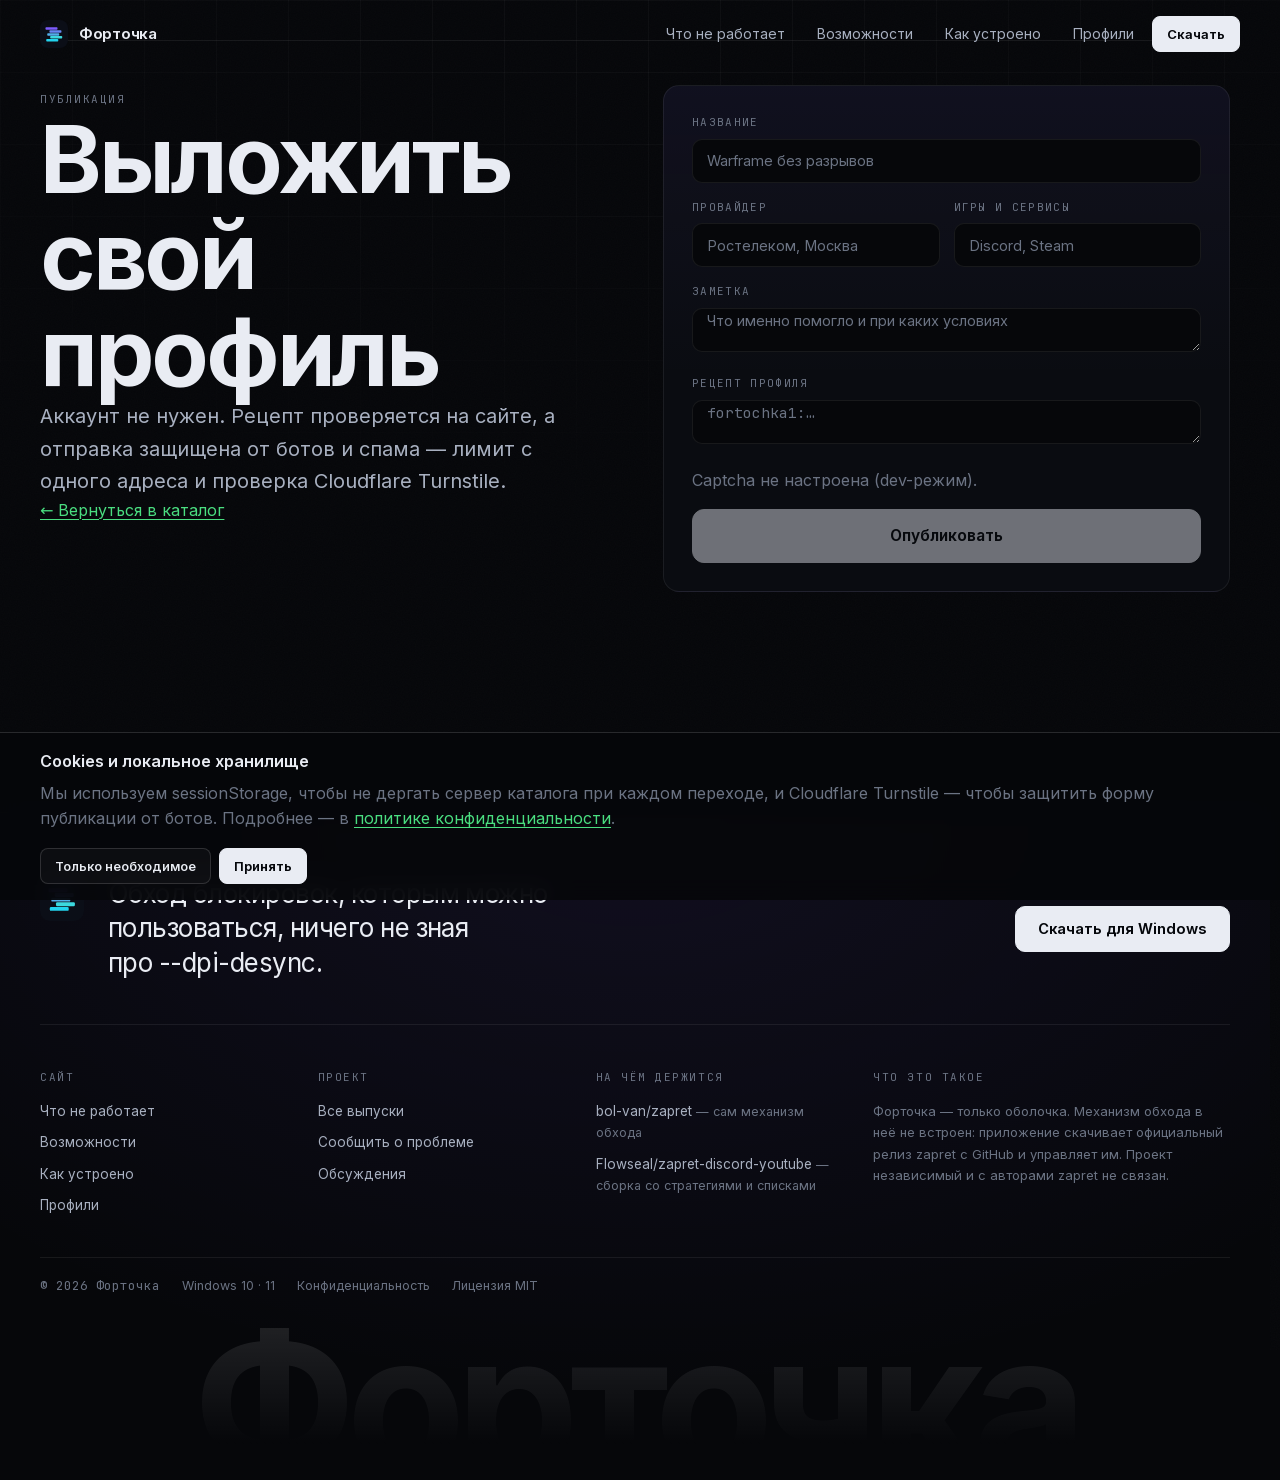
<file: profiles/publish/index.html>
<!DOCTYPE html><!--zFPmujvglvVilXSUBS643--><html lang="ru" class="__variable_fcbcbf __variable_89caef" data-scroll-behavior="smooth"><head><meta charSet="utf-8"/><meta name="viewport" content="width=device-width, initial-scale=1"/><link rel="stylesheet" href="/_next/static/css/600d6e87c8a91158.css" data-precedence="next"/><link rel="preload" as="script" fetchPriority="low" href="/_next/static/chunks/webpack-90a90ffd473210cb.js"/><script src="/_next/static/chunks/4bd1b696-c023c6e3521b1417.js" async=""></script><script src="/_next/static/chunks/255-d999a7d6833d3983.js" async=""></script><script src="/_next/static/chunks/main-app-7417ce9429e8c336.js" async=""></script><script src="/_next/static/chunks/619-ba102abea3e3d0e4.js" async=""></script><script src="/_next/static/chunks/915-e75e15b01ec6c60e.js" async=""></script><script src="/_next/static/chunks/150-803cb928a16269e3.js" async=""></script><script src="/_next/static/chunks/app/layout-01be406d722eca0e.js" async=""></script><script src="/_next/static/chunks/app/not-found-6869ec8607a3d79e.js" async=""></script><script src="/_next/static/chunks/app/profiles/publish/page-6ea8021294626248.js" async=""></script><title>Профили · Форточка</title><meta name="description" content="Готовые профили исключений для обхода: что не трогать, чтобы работали игры, лаунчеры и голосовые каналы. Публикуются пользователями, скачиваются одной строкой."/><link rel="canonical" href="https://fortochka.synthax.ru/profiles/"/><meta property="og:title" content="Форточка — обход блокировок без консоли"/><meta property="og:description" content="Автоподбор стратегии, диагностика с починкой, разбор проблем с играми. Без консоли и .bat-файлов."/><meta property="og:type" content="website"/><meta name="twitter:card" content="summary"/><meta name="twitter:title" content="Форточка — обход блокировок без консоли"/><meta name="twitter:description" content="Автоподбор стратегии, диагностика с починкой, разбор проблем с играми. Без консоли и .bat-файлов."/><link rel="icon" href="/icon.png?77c03258fcc8b79e" type="image/png" sizes="256x256"/><link rel="apple-touch-icon" href="/apple-icon.png?6a3674dcd1ef4849" type="image/png" sizes="180x180"/><script src="/_next/static/chunks/polyfills-42372ed130431b0a.js" noModule=""></script></head><body><div hidden=""><!--$--><!--/$--></div><a class="skip" href="#main">К содержимому</a><div class="grid-bg" aria-hidden="true"></div><div class="grain" aria-hidden="true"></div><header class="nav" data-stuck="false" style="opacity:0;transform:translateY(-70px)"><div class="wrap nav__inner"><a class="nav__brand" href="/"><span class="mark" style="width:28px;height:28px"><svg viewBox="0 0 512 512" aria-hidden="true"><rect width="512" height="512" rx="116" fill="#0b0e17"></rect><rect x="100" y="132" width="220" height="46" rx="14" fill="#7c5cff"></rect><rect x="172" y="186" width="220" height="46" rx="14" fill="#6786f4"></rect><rect x="132" y="240" width="220" height="46" rx="14" fill="#51afe9"></rect><rect x="186" y="294" width="220" height="46" rx="14" fill="#3cd8de"></rect><rect x="114" y="348" width="220" height="46" rx="14" fill="#22d3ee"></rect></svg></span><span>Форточка</span></a><nav class="nav__links" data-open="false"><a data-active="false" href="/#cases">Что не работает</a><a data-active="false" href="/#features">Возможности</a><a data-active="false" href="/#how">Как устроено</a><a data-active="false" href="/profiles/">Профили</a><a class="btn btn--sm btn--primary" href="/download/">Скачать</a></nav><button class="nav__burger" aria-label="Меню" aria-expanded="false"><span data-open="false"></span></button></div><span class="nav__progress" aria-hidden="true" style="transform:scaleX(0)"></span></header><main id="main"><section class="publish-section"><div class="wrap"><div class="publish"><div class="publish__intro"><span class="tag">публикация</span><h1>Выложить свой профиль</h1><p class="lead">Аккаунт не нужен. Рецепт проверяется на сайте, а отправка защищена от ботов и спама — лимит с одного адреса и проверка Cloudflare Turnstile.</p><p class="dim"><a class="link" href="/profiles/">← Вернуться в каталог</a></p></div><form class="publish__form"><input type="text" tabindex="-1" autoComplete="off" aria-hidden="true" style="position:absolute;left:-9999px;opacity:0" name="website"/><label class="field"><span class="field__label">Название</span><input class="field__input" placeholder="Warframe без разрывов" required="" maxLength="120" value=""/></label><div class="field-row"><label class="field"><span class="field__label">Провайдер</span><input class="field__input" placeholder="Ростелеком, Москва" maxLength="200" value=""/></label><label class="field"><span class="field__label">Игры и сервисы</span><input class="field__input" placeholder="Discord, Steam" maxLength="200" value=""/></label></div><label class="field"><span class="field__label">Заметка</span><textarea class="field__input" placeholder="Что именно помогло и при каких условиях" rows="3" maxLength="4000"></textarea></label><label class="field"><span class="field__label">Рецепт профиля</span><textarea class="field__input mono" placeholder="fortochka1:…" rows="4" required=""></textarea></label><p class="dim">Captcha не настроена (dev-режим).</p><button class="btn btn--primary btn--lg publish__go" type="submit" disabled="">Опубликовать</button></form></div></div></section><!--$--><!--/$--></main><footer class="foot"><div class="wrap"><div class="foot__top"><a class="foot__logo" aria-label="Форточка — на главную" href="/"><span class="mark" style="width:44px;height:44px"><svg viewBox="0 0 512 512" aria-hidden="true"><rect width="512" height="512" rx="116" fill="#0b0e17"></rect><rect x="100" y="132" width="220" height="46" rx="14" fill="#7c5cff"></rect><rect x="172" y="186" width="220" height="46" rx="14" fill="#6786f4"></rect><rect x="132" y="240" width="220" height="46" rx="14" fill="#51afe9"></rect><rect x="186" y="294" width="220" height="46" rx="14" fill="#3cd8de"></rect><rect x="114" y="348" width="220" height="46" rx="14" fill="#22d3ee"></rect></svg></span></a><div class="foot__pitch"><p>Обход блокировок, которым можно пользоваться, ничего не зная про<span class="nowrap"> --dpi-desync</span>.</p><div class="foot__cta"><a class="btn btn--primary" href="/download/">Скачать для Windows</a></div></div></div><div class="foot__grid"><div class="foot__col"><div class="tag">Сайт</div><a href="/#cases">Что не работает</a><a href="/#features">Возможности</a><a href="/#how">Как устроено</a><a href="/profiles/">Профили</a></div><div class="foot__col"><div class="tag">Проект</div><a href="https://github.com/Abbadon22/fortochka/releases">Все выпуски</a><a href="https://github.com/Abbadon22/fortochka/issues/new">Сообщить о проблеме</a><a href="https://github.com/Abbadon22/fortochka/issues">Обсуждения</a></div><div class="foot__col"><div class="tag">На чём держится</div><a href="https://github.com/bol-van/zapret">bol-van/zapret<span class="dim foot__note"> — <!-- -->сам механизм обхода</span></a><a href="https://github.com/Flowseal/zapret-discord-youtube">Flowseal/zapret-discord-youtube<span class="dim foot__note"> — <!-- -->сборка со стратегиями и списками</span></a></div><div class="foot__col foot__col--wide"><div class="tag">Что это такое</div><p class="dim">Форточка — только оболочка. Механизм обхода в неё не встроен: приложение скачивает официальный релиз zapret с GitHub и управляет им. Проект независимый и с авторами zapret не связан.</p></div></div><div class="foot__bar"><span class="dim mono">© <!-- -->2026<!-- --> Форточка</span><span class="dim">Windows 10 · 11</span><a class="dim" href="/privacy/">Конфиденциальность</a><a class="dim" href="https://github.com/Abbadon22/fortochka/blob/main/LICENSE">Лицензия MIT</a></div></div><div class="foot__wordmark" aria-hidden="true">Форточка</div></footer><script src="/_next/static/chunks/webpack-90a90ffd473210cb.js" id="_R_" async=""></script><script>(self.__next_f=self.__next_f||[]).push([0])</script><script>self.__next_f.push([1,"1:\"$Sreact.fragment\"\n2:I[8664,[\"619\",\"static/chunks/619-ba102abea3e3d0e4.js\",\"915\",\"static/chunks/915-e75e15b01ec6c60e.js\",\"150\",\"static/chunks/150-803cb928a16269e3.js\",\"177\",\"static/chunks/app/layout-01be406d722eca0e.js\"],\"Nav\"]\n3:I[9766,[],\"\"]\n4:I[8924,[],\"\"]\n5:I[2619,[\"619\",\"static/chunks/619-ba102abea3e3d0e4.js\",\"345\",\"static/chunks/app/not-found-6869ec8607a3d79e.js\"],\"\"]\n6:I[8664,[\"619\",\"static/chunks/619-ba102abea3e3d0e4.js\",\"915\",\"static/chunks/915-e75e15b01ec6c60e.js\",\"150\",\"static/chunks/150-803cb928a16269e3.js\",\"177\",\"static/chunks/app/layout-01be406d722eca0e.js\"],\"Footer\"]\n7:I[5566,[\"619\",\"static/chunks/619-ba102abea3e3d0e4.js\",\"915\",\"static/chunks/915-e75e15b01ec6c60e.js\",\"150\",\"static/chunks/150-803cb928a16269e3.js\",\"177\",\"static/chunks/app/layout-01be406d722eca0e.js\"],\"CookieBanner\"]\n8:I[1959,[],\"ClientPageRoot\"]\n9:I[4519,[\"619\",\"static/chunks/619-ba102abea3e3d0e4.js\",\"915\",\"static/chunks/915-e75e15b01ec6c60e.js\",\"873\",\"static/chunks/app/profiles/publish/page-6ea8021294626248.js\"],\"default\"]\nc:I[4431,[],\"OutletBoundary\"]\ne:I[5278,[],\"AsyncMetadataOutlet\"]\n10:I[4431,[],\"ViewportBoundary\"]\n12:I[4431,[],\"MetadataBoundary\"]\n13:\"$Sreact.suspense\"\n15:I[7150,[],\"\"]\n:HL[\"/_next/static/css/600d6e87c8a91158.css\",\"style\"]\n"])</script><script>self.__next_f.push([1,"0:{\"P\":null,\"b\":\"zFPmujvglvVilXSUBS643\",\"p\":\"\",\"c\":[\"\",\"profiles\",\"publish\",\"\"],\"i\":false,\"f\":[[[\"\",{\"children\":[\"profiles\",{\"children\":[\"publish\",{\"children\":[\"__PAGE__\",{}]}]}]},\"$undefined\",\"$undefined\",true],[\"\",[\"$\",\"$1\",\"c\",{\"children\":[[[\"$\",\"link\",\"0\",{\"rel\":\"stylesheet\",\"href\":\"/_next/static/css/600d6e87c8a91158.css\",\"precedence\":\"next\",\"crossOrigin\":\"$undefined\",\"nonce\":\"$undefined\"}]],[\"$\",\"html\",null,{\"lang\":\"ru\",\"className\":\"__variable_fcbcbf __variable_89caef\",\"data-scroll-behavior\":\"smooth\",\"children\":[\"$\",\"body\",null,{\"children\":[[\"$\",\"a\",null,{\"className\":\"skip\",\"href\":\"#main\",\"children\":\"К содержимому\"}],[\"$\",\"div\",null,{\"className\":\"grid-bg\",\"aria-hidden\":\"true\"}],[\"$\",\"div\",null,{\"className\":\"grain\",\"aria-hidden\":\"true\"}],[\"$\",\"$L2\",null,{}],[\"$\",\"main\",null,{\"id\":\"main\",\"children\":[\"$\",\"$L3\",null,{\"parallelRouterKey\":\"children\",\"error\":\"$undefined\",\"errorStyles\":\"$undefined\",\"errorScripts\":\"$undefined\",\"template\":[\"$\",\"$L4\",null,{}],\"templateStyles\":\"$undefined\",\"templateScripts\":\"$undefined\",\"notFound\":[[\"$\",\"section\",null,{\"className\":\"lost\",\"children\":[\"$\",\"div\",null,{\"className\":\"wrap lost__inner\",\"children\":[[\"$\",\"span\",null,{\"className\":\"tag\",\"children\":\"404\"}],[\"$\",\"h1\",null,{\"className\":\"lost__code\",\"aria-hidden\":\"true\",\"children\":\"404\"}],[\"$\",\"h2\",null,{\"className\":\"lost__title\",\"children\":\"Такой страницы нет\"}],[\"$\",\"p\",null,{\"className\":\"lead\",\"children\":\"Адрес набран с ошибкой или страницу переименовали. Всё, что есть на сайте, собрано ниже.\"}],[\"$\",\"div\",null,{\"className\":\"lost__links\",\"children\":[[\"$\",\"$L5\",null,{\"href\":\"/\",\"children\":\"Главная\"}],[\"$\",\"$L5\",null,{\"href\":\"/download/\",\"children\":\"Скачать\"}],[\"$\",\"$L5\",null,{\"href\":\"/profiles/\",\"children\":\"Профили\"}],[\"$\",\"a\",null,{\"href\":\"https://github.com/Abbadon22/fortochka/releases\",\"children\":\"Все выпуски\"}]]}]]}]}],[]],\"forbidden\":\"$undefined\",\"unauthorized\":\"$undefined\"}]}],[\"$\",\"$L6\",null,{}],[\"$\",\"$L7\",null,{}]]}]}]]}],{\"children\":[\"profiles\",[\"$\",\"$1\",\"c\",{\"children\":[null,[\"$\",\"$L3\",null,{\"parallelRouterKey\":\"children\",\"error\":\"$undefined\",\"errorStyles\":\"$undefined\",\"errorScripts\":\"$undefined\",\"template\":[\"$\",\"$L4\",null,{}],\"templateStyles\":\"$undefined\",\"templateScripts\":\"$undefined\",\"notFound\":\"$undefined\",\"forbidden\":\"$undefined\",\"unauthorized\":\"$undefined\"}]]}],{\"children\":[\"publish\",[\"$\",\"$1\",\"c\",{\"children\":[null,[\"$\",\"$L3\",null,{\"parallelRouterKey\":\"children\",\"error\":\"$undefined\",\"errorStyles\":\"$undefined\",\"errorScripts\":\"$undefined\",\"template\":[\"$\",\"$L4\",null,{}],\"templateStyles\":\"$undefined\",\"templateScripts\":\"$undefined\",\"notFound\":\"$undefined\",\"forbidden\":\"$undefined\",\"unauthorized\":\"$undefined\"}]]}],{\"children\":[\"__PAGE__\",[\"$\",\"$1\",\"c\",{\"children\":[[\"$\",\"$L8\",null,{\"Component\":\"$9\",\"searchParams\":{},\"params\":{},\"promises\":[\"$@a\",\"$@b\"]}],null,[\"$\",\"$Lc\",null,{\"children\":[\"$Ld\",[\"$\",\"$Le\",null,{\"promise\":\"$@f\"}]]}]]}],{},null,false]},null,false]},null,false]},null,false],[\"$\",\"$1\",\"h\",{\"children\":[null,[[\"$\",\"$L10\",null,{\"children\":\"$L11\"}],null],[\"$\",\"$L12\",null,{\"children\":[\"$\",\"div\",null,{\"hidden\":true,\"children\":[\"$\",\"$13\",null,{\"fallback\":null,\"children\":\"$L14\"}]}]}]]}],false]],\"m\":\"$undefined\",\"G\":[\"$15\",[]],\"s\":false,\"S\":true}\n"])</script><script>self.__next_f.push([1,"a:{}\nb:\"$0:f:0:1:2:children:2:children:2:children:1:props:children:0:props:params\"\n"])</script><script>self.__next_f.push([1,"11:[[\"$\",\"meta\",\"0\",{\"charSet\":\"utf-8\"}],[\"$\",\"meta\",\"1\",{\"name\":\"viewport\",\"content\":\"width=device-width, initial-scale=1\"}]]\nd:null\n"])</script><script>self.__next_f.push([1,"16:I[622,[],\"IconMark\"]\n"])</script><script>self.__next_f.push([1,"f:{\"metadata\":[[\"$\",\"title\",\"0\",{\"children\":\"Профили · Форточка\"}],[\"$\",\"meta\",\"1\",{\"name\":\"description\",\"content\":\"Готовые профили исключений для обхода: что не трогать, чтобы работали игры, лаунчеры и голосовые каналы. Публикуются пользователями, скачиваются одной строкой.\"}],[\"$\",\"link\",\"2\",{\"rel\":\"canonical\",\"href\":\"https://fortochka.synthax.ru/profiles/\"}],[\"$\",\"meta\",\"3\",{\"property\":\"og:title\",\"content\":\"Форточка — обход блокировок без консоли\"}],[\"$\",\"meta\",\"4\",{\"property\":\"og:description\",\"content\":\"Автоподбор стратегии, диагностика с починкой, разбор проблем с играми. Без консоли и .bat-файлов.\"}],[\"$\",\"meta\",\"5\",{\"property\":\"og:type\",\"content\":\"website\"}],[\"$\",\"meta\",\"6\",{\"name\":\"twitter:card\",\"content\":\"summary\"}],[\"$\",\"meta\",\"7\",{\"name\":\"twitter:title\",\"content\":\"Форточка — обход блокировок без консоли\"}],[\"$\",\"meta\",\"8\",{\"name\":\"twitter:description\",\"content\":\"Автоподбор стратегии, диагностика с починкой, разбор проблем с играми. Без консоли и .bat-файлов.\"}],[\"$\",\"link\",\"9\",{\"rel\":\"icon\",\"href\":\"/icon.png?77c03258fcc8b79e\",\"type\":\"image/png\",\"sizes\":\"256x256\"}],[\"$\",\"link\",\"10\",{\"rel\":\"apple-touch-icon\",\"href\":\"/apple-icon.png?6a3674dcd1ef4849\",\"type\":\"image/png\",\"sizes\":\"180x180\"}],[\"$\",\"$L16\",\"11\",{}]],\"error\":null,\"digest\":\"$undefined\"}\n"])</script><script>self.__next_f.push([1,"14:\"$f:metadata\"\n"])</script></body></html>
</file>
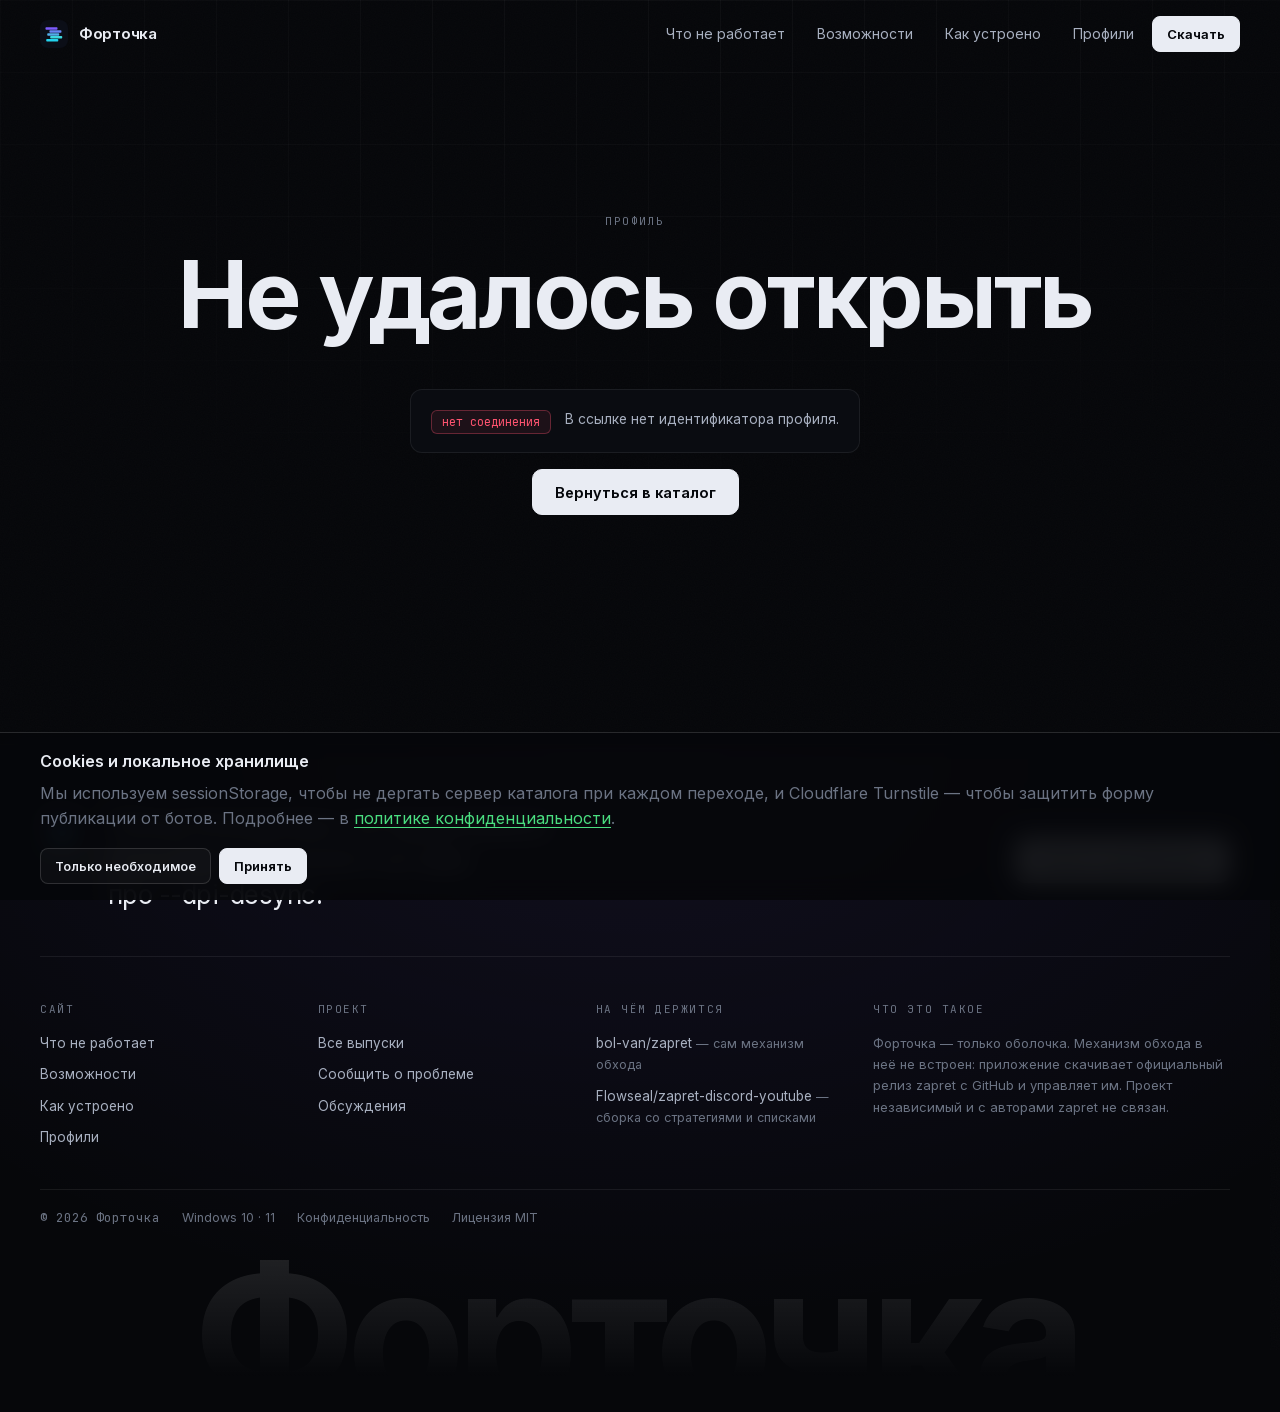
<file: profiles/view/index.html>
<!DOCTYPE html><!--zFPmujvglvVilXSUBS643--><html lang="ru" class="__variable_fcbcbf __variable_89caef" data-scroll-behavior="smooth"><head><meta charSet="utf-8"/><meta name="viewport" content="width=device-width, initial-scale=1"/><link rel="stylesheet" href="/_next/static/css/600d6e87c8a91158.css" data-precedence="next"/><link rel="preload" as="script" fetchPriority="low" href="/_next/static/chunks/webpack-90a90ffd473210cb.js"/><script src="/_next/static/chunks/4bd1b696-c023c6e3521b1417.js" async=""></script><script src="/_next/static/chunks/255-d999a7d6833d3983.js" async=""></script><script src="/_next/static/chunks/main-app-7417ce9429e8c336.js" async=""></script><script src="/_next/static/chunks/619-ba102abea3e3d0e4.js" async=""></script><script src="/_next/static/chunks/915-e75e15b01ec6c60e.js" async=""></script><script src="/_next/static/chunks/150-803cb928a16269e3.js" async=""></script><script src="/_next/static/chunks/app/layout-01be406d722eca0e.js" async=""></script><script src="/_next/static/chunks/app/not-found-6869ec8607a3d79e.js" async=""></script><script src="/_next/static/chunks/app/profiles/view/page-dc1cfdcefdf0032b.js" async=""></script><title>Профили · Форточка</title><meta name="description" content="Готовые профили исключений для обхода: что не трогать, чтобы работали игры, лаунчеры и голосовые каналы. Публикуются пользователями, скачиваются одной строкой."/><link rel="canonical" href="https://fortochka.synthax.ru/profiles/"/><meta property="og:title" content="Форточка — обход блокировок без консоли"/><meta property="og:description" content="Автоподбор стратегии, диагностика с починкой, разбор проблем с играми. Без консоли и .bat-файлов."/><meta property="og:type" content="website"/><meta name="twitter:card" content="summary"/><meta name="twitter:title" content="Форточка — обход блокировок без консоли"/><meta name="twitter:description" content="Автоподбор стратегии, диагностика с починкой, разбор проблем с играми. Без консоли и .bat-файлов."/><link rel="icon" href="/icon.png?77c03258fcc8b79e" type="image/png" sizes="256x256"/><link rel="apple-touch-icon" href="/apple-icon.png?6a3674dcd1ef4849" type="image/png" sizes="180x180"/><script src="/_next/static/chunks/polyfills-42372ed130431b0a.js" noModule=""></script></head><body><div hidden=""><!--$--><!--/$--></div><a class="skip" href="#main">К содержимому</a><div class="grid-bg" aria-hidden="true"></div><div class="grain" aria-hidden="true"></div><header class="nav" data-stuck="false" style="opacity:0;transform:translateY(-70px)"><div class="wrap nav__inner"><a class="nav__brand" href="/"><span class="mark" style="width:28px;height:28px"><svg viewBox="0 0 512 512" aria-hidden="true"><rect width="512" height="512" rx="116" fill="#0b0e17"></rect><rect x="100" y="132" width="220" height="46" rx="14" fill="#7c5cff"></rect><rect x="172" y="186" width="220" height="46" rx="14" fill="#6786f4"></rect><rect x="132" y="240" width="220" height="46" rx="14" fill="#51afe9"></rect><rect x="186" y="294" width="220" height="46" rx="14" fill="#3cd8de"></rect><rect x="114" y="348" width="220" height="46" rx="14" fill="#22d3ee"></rect></svg></span><span>Форточка</span></a><nav class="nav__links" data-open="false"><a data-active="false" href="/#cases">Что не работает</a><a data-active="false" href="/#features">Возможности</a><a data-active="false" href="/#how">Как устроено</a><a data-active="false" href="/profiles/">Профили</a><a class="btn btn--sm btn--primary" href="/download/">Скачать</a></nav><button class="nav__burger" aria-label="Меню" aria-expanded="false"><span data-open="false"></span></button></div><span class="nav__progress" aria-hidden="true" style="transform:scaleX(0)"></span></header><main id="main"><section class="profile-view-state"><div class="skeleton" style="width:min(840px, 90vw);height:360px"></div></section><!--$--><!--/$--></main><footer class="foot"><div class="wrap"><div class="foot__top"><a class="foot__logo" aria-label="Форточка — на главную" href="/"><span class="mark" style="width:44px;height:44px"><svg viewBox="0 0 512 512" aria-hidden="true"><rect width="512" height="512" rx="116" fill="#0b0e17"></rect><rect x="100" y="132" width="220" height="46" rx="14" fill="#7c5cff"></rect><rect x="172" y="186" width="220" height="46" rx="14" fill="#6786f4"></rect><rect x="132" y="240" width="220" height="46" rx="14" fill="#51afe9"></rect><rect x="186" y="294" width="220" height="46" rx="14" fill="#3cd8de"></rect><rect x="114" y="348" width="220" height="46" rx="14" fill="#22d3ee"></rect></svg></span></a><div class="foot__pitch"><p>Обход блокировок, которым можно пользоваться, ничего не зная про<span class="nowrap"> --dpi-desync</span>.</p><div class="foot__cta"><a class="btn btn--primary" href="/download/">Скачать для Windows</a></div></div></div><div class="foot__grid"><div class="foot__col"><div class="tag">Сайт</div><a href="/#cases">Что не работает</a><a href="/#features">Возможности</a><a href="/#how">Как устроено</a><a href="/profiles/">Профили</a></div><div class="foot__col"><div class="tag">Проект</div><a href="https://github.com/Abbadon22/fortochka/releases">Все выпуски</a><a href="https://github.com/Abbadon22/fortochka/issues/new">Сообщить о проблеме</a><a href="https://github.com/Abbadon22/fortochka/issues">Обсуждения</a></div><div class="foot__col"><div class="tag">На чём держится</div><a href="https://github.com/bol-van/zapret">bol-van/zapret<span class="dim foot__note"> — <!-- -->сам механизм обхода</span></a><a href="https://github.com/Flowseal/zapret-discord-youtube">Flowseal/zapret-discord-youtube<span class="dim foot__note"> — <!-- -->сборка со стратегиями и списками</span></a></div><div class="foot__col foot__col--wide"><div class="tag">Что это такое</div><p class="dim">Форточка — только оболочка. Механизм обхода в неё не встроен: приложение скачивает официальный релиз zapret с GitHub и управляет им. Проект независимый и с авторами zapret не связан.</p></div></div><div class="foot__bar"><span class="dim mono">© <!-- -->2026<!-- --> Форточка</span><span class="dim">Windows 10 · 11</span><a class="dim" href="/privacy/">Конфиденциальность</a><a class="dim" href="https://github.com/Abbadon22/fortochka/blob/main/LICENSE">Лицензия MIT</a></div></div><div class="foot__wordmark" aria-hidden="true">Форточка</div></footer><script src="/_next/static/chunks/webpack-90a90ffd473210cb.js" id="_R_" async=""></script><script>(self.__next_f=self.__next_f||[]).push([0])</script><script>self.__next_f.push([1,"1:\"$Sreact.fragment\"\n2:I[8664,[\"619\",\"static/chunks/619-ba102abea3e3d0e4.js\",\"915\",\"static/chunks/915-e75e15b01ec6c60e.js\",\"150\",\"static/chunks/150-803cb928a16269e3.js\",\"177\",\"static/chunks/app/layout-01be406d722eca0e.js\"],\"Nav\"]\n3:I[9766,[],\"\"]\n4:I[8924,[],\"\"]\n5:I[2619,[\"619\",\"static/chunks/619-ba102abea3e3d0e4.js\",\"345\",\"static/chunks/app/not-found-6869ec8607a3d79e.js\"],\"\"]\n6:I[8664,[\"619\",\"static/chunks/619-ba102abea3e3d0e4.js\",\"915\",\"static/chunks/915-e75e15b01ec6c60e.js\",\"150\",\"static/chunks/150-803cb928a16269e3.js\",\"177\",\"static/chunks/app/layout-01be406d722eca0e.js\"],\"Footer\"]\n7:I[5566,[\"619\",\"static/chunks/619-ba102abea3e3d0e4.js\",\"915\",\"static/chunks/915-e75e15b01ec6c60e.js\",\"150\",\"static/chunks/150-803cb928a16269e3.js\",\"177\",\"static/chunks/app/layout-01be406d722eca0e.js\"],\"CookieBanner\"]\n8:I[1959,[],\"ClientPageRoot\"]\n9:I[471,[\"619\",\"static/chunks/619-ba102abea3e3d0e4.js\",\"915\",\"static/chunks/915-e75e15b01ec6c60e.js\",\"935\",\"static/chunks/app/profiles/view/page-dc1cfdcefdf0032b.js\"],\"default\"]\nc:I[4431,[],\"OutletBoundary\"]\ne:I[5278,[],\"AsyncMetadataOutlet\"]\n10:I[4431,[],\"ViewportBoundary\"]\n12:I[4431,[],\"MetadataBoundary\"]\n13:\"$Sreact.suspense\"\n15:I[7150,[],\"\"]\n:HL[\"/_next/static/css/600d6e87c8a91158.css\",\"style\"]\n"])</script><script>self.__next_f.push([1,"0:{\"P\":null,\"b\":\"zFPmujvglvVilXSUBS643\",\"p\":\"\",\"c\":[\"\",\"profiles\",\"view\",\"\"],\"i\":false,\"f\":[[[\"\",{\"children\":[\"profiles\",{\"children\":[\"view\",{\"children\":[\"__PAGE__\",{}]}]}]},\"$undefined\",\"$undefined\",true],[\"\",[\"$\",\"$1\",\"c\",{\"children\":[[[\"$\",\"link\",\"0\",{\"rel\":\"stylesheet\",\"href\":\"/_next/static/css/600d6e87c8a91158.css\",\"precedence\":\"next\",\"crossOrigin\":\"$undefined\",\"nonce\":\"$undefined\"}]],[\"$\",\"html\",null,{\"lang\":\"ru\",\"className\":\"__variable_fcbcbf __variable_89caef\",\"data-scroll-behavior\":\"smooth\",\"children\":[\"$\",\"body\",null,{\"children\":[[\"$\",\"a\",null,{\"className\":\"skip\",\"href\":\"#main\",\"children\":\"К содержимому\"}],[\"$\",\"div\",null,{\"className\":\"grid-bg\",\"aria-hidden\":\"true\"}],[\"$\",\"div\",null,{\"className\":\"grain\",\"aria-hidden\":\"true\"}],[\"$\",\"$L2\",null,{}],[\"$\",\"main\",null,{\"id\":\"main\",\"children\":[\"$\",\"$L3\",null,{\"parallelRouterKey\":\"children\",\"error\":\"$undefined\",\"errorStyles\":\"$undefined\",\"errorScripts\":\"$undefined\",\"template\":[\"$\",\"$L4\",null,{}],\"templateStyles\":\"$undefined\",\"templateScripts\":\"$undefined\",\"notFound\":[[\"$\",\"section\",null,{\"className\":\"lost\",\"children\":[\"$\",\"div\",null,{\"className\":\"wrap lost__inner\",\"children\":[[\"$\",\"span\",null,{\"className\":\"tag\",\"children\":\"404\"}],[\"$\",\"h1\",null,{\"className\":\"lost__code\",\"aria-hidden\":\"true\",\"children\":\"404\"}],[\"$\",\"h2\",null,{\"className\":\"lost__title\",\"children\":\"Такой страницы нет\"}],[\"$\",\"p\",null,{\"className\":\"lead\",\"children\":\"Адрес набран с ошибкой или страницу переименовали. Всё, что есть на сайте, собрано ниже.\"}],[\"$\",\"div\",null,{\"className\":\"lost__links\",\"children\":[[\"$\",\"$L5\",null,{\"href\":\"/\",\"children\":\"Главная\"}],[\"$\",\"$L5\",null,{\"href\":\"/download/\",\"children\":\"Скачать\"}],[\"$\",\"$L5\",null,{\"href\":\"/profiles/\",\"children\":\"Профили\"}],[\"$\",\"a\",null,{\"href\":\"https://github.com/Abbadon22/fortochka/releases\",\"children\":\"Все выпуски\"}]]}]]}]}],[]],\"forbidden\":\"$undefined\",\"unauthorized\":\"$undefined\"}]}],[\"$\",\"$L6\",null,{}],[\"$\",\"$L7\",null,{}]]}]}]]}],{\"children\":[\"profiles\",[\"$\",\"$1\",\"c\",{\"children\":[null,[\"$\",\"$L3\",null,{\"parallelRouterKey\":\"children\",\"error\":\"$undefined\",\"errorStyles\":\"$undefined\",\"errorScripts\":\"$undefined\",\"template\":[\"$\",\"$L4\",null,{}],\"templateStyles\":\"$undefined\",\"templateScripts\":\"$undefined\",\"notFound\":\"$undefined\",\"forbidden\":\"$undefined\",\"unauthorized\":\"$undefined\"}]]}],{\"children\":[\"view\",[\"$\",\"$1\",\"c\",{\"children\":[null,[\"$\",\"$L3\",null,{\"parallelRouterKey\":\"children\",\"error\":\"$undefined\",\"errorStyles\":\"$undefined\",\"errorScripts\":\"$undefined\",\"template\":[\"$\",\"$L4\",null,{}],\"templateStyles\":\"$undefined\",\"templateScripts\":\"$undefined\",\"notFound\":\"$undefined\",\"forbidden\":\"$undefined\",\"unauthorized\":\"$undefined\"}]]}],{\"children\":[\"__PAGE__\",[\"$\",\"$1\",\"c\",{\"children\":[[\"$\",\"$L8\",null,{\"Component\":\"$9\",\"searchParams\":{},\"params\":{},\"promises\":[\"$@a\",\"$@b\"]}],null,[\"$\",\"$Lc\",null,{\"children\":[\"$Ld\",[\"$\",\"$Le\",null,{\"promise\":\"$@f\"}]]}]]}],{},null,false]},null,false]},null,false]},null,false],[\"$\",\"$1\",\"h\",{\"children\":[null,[[\"$\",\"$L10\",null,{\"children\":\"$L11\"}],null],[\"$\",\"$L12\",null,{\"children\":[\"$\",\"div\",null,{\"hidden\":true,\"children\":[\"$\",\"$13\",null,{\"fallback\":null,\"children\":\"$L14\"}]}]}]]}],false]],\"m\":\"$undefined\",\"G\":[\"$15\",[]],\"s\":false,\"S\":true}\n"])</script><script>self.__next_f.push([1,"a:{}\nb:\"$0:f:0:1:2:children:2:children:2:children:1:props:children:0:props:params\"\n"])</script><script>self.__next_f.push([1,"11:[[\"$\",\"meta\",\"0\",{\"charSet\":\"utf-8\"}],[\"$\",\"meta\",\"1\",{\"name\":\"viewport\",\"content\":\"width=device-width, initial-scale=1\"}]]\nd:null\n"])</script><script>self.__next_f.push([1,"16:I[622,[],\"IconMark\"]\n"])</script><script>self.__next_f.push([1,"f:{\"metadata\":[[\"$\",\"title\",\"0\",{\"children\":\"Профили · Форточка\"}],[\"$\",\"meta\",\"1\",{\"name\":\"description\",\"content\":\"Готовые профили исключений для обхода: что не трогать, чтобы работали игры, лаунчеры и голосовые каналы. Публикуются пользователями, скачиваются одной строкой.\"}],[\"$\",\"link\",\"2\",{\"rel\":\"canonical\",\"href\":\"https://fortochka.synthax.ru/profiles/\"}],[\"$\",\"meta\",\"3\",{\"property\":\"og:title\",\"content\":\"Форточка — обход блокировок без консоли\"}],[\"$\",\"meta\",\"4\",{\"property\":\"og:description\",\"content\":\"Автоподбор стратегии, диагностика с починкой, разбор проблем с играми. Без консоли и .bat-файлов.\"}],[\"$\",\"meta\",\"5\",{\"property\":\"og:type\",\"content\":\"website\"}],[\"$\",\"meta\",\"6\",{\"name\":\"twitter:card\",\"content\":\"summary\"}],[\"$\",\"meta\",\"7\",{\"name\":\"twitter:title\",\"content\":\"Форточка — обход блокировок без консоли\"}],[\"$\",\"meta\",\"8\",{\"name\":\"twitter:description\",\"content\":\"Автоподбор стратегии, диагностика с починкой, разбор проблем с играми. Без консоли и .bat-файлов.\"}],[\"$\",\"link\",\"9\",{\"rel\":\"icon\",\"href\":\"/icon.png?77c03258fcc8b79e\",\"type\":\"image/png\",\"sizes\":\"256x256\"}],[\"$\",\"link\",\"10\",{\"rel\":\"apple-touch-icon\",\"href\":\"/apple-icon.png?6a3674dcd1ef4849\",\"type\":\"image/png\",\"sizes\":\"180x180\"}],[\"$\",\"$L16\",\"11\",{}]],\"error\":null,\"digest\":\"$undefined\"}\n"])</script><script>self.__next_f.push([1,"14:\"$f:metadata\"\n"])</script></body></html>
</file>
<file: _next/static/css/600d6e87c8a91158.css>
@font-face{font-family:Inter;font-style:normal;font-weight:100 900;font-display:swap;src:url(/_next/static/media/ba9851c3c22cd980-s.woff2) format("woff2");unicode-range:u+0460-052f,u+1c80-1c8a,u+20b4,u+2de0-2dff,u+a640-a69f,u+fe2e-fe2f}@font-face{font-family:Inter;font-style:normal;font-weight:100 900;font-display:swap;src:url(/_next/static/media/21350d82a1f187e9-s.p.woff2) format("woff2");unicode-range:u+0301,u+0400-045f,u+0490-0491,u+04b0-04b1,u+2116}@font-face{font-family:Inter;font-style:normal;font-weight:100 900;font-display:swap;src:url(/_next/static/media/c5fe6dc8356a8c31-s.woff2) format("woff2");unicode-range:u+1f??}@font-face{font-family:Inter;font-style:normal;font-weight:100 900;font-display:swap;src:url(/_next/static/media/19cfc7226ec3afaa-s.woff2) format("woff2");unicode-range:u+0370-0377,u+037a-037f,u+0384-038a,u+038c,u+038e-03a1,u+03a3-03ff}@font-face{font-family:Inter;font-style:normal;font-weight:100 900;font-display:swap;src:url(/_next/static/media/df0a9ae256c0569c-s.woff2) format("woff2");unicode-range:u+0102-0103,u+0110-0111,u+0128-0129,u+0168-0169,u+01a0-01a1,u+01af-01b0,u+0300-0301,u+0303-0304,u+0308-0309,u+0323,u+0329,u+1ea0-1ef9,u+20ab}@font-face{font-family:Inter;font-style:normal;font-weight:100 900;font-display:swap;src:url(/_next/static/media/8e9860b6e62d6359-s.woff2) format("woff2");unicode-range:u+0100-02ba,u+02bd-02c5,u+02c7-02cc,u+02ce-02d7,u+02dd-02ff,u+0304,u+0308,u+0329,u+1d00-1dbf,u+1e00-1e9f,u+1ef2-1eff,u+2020,u+20a0-20ab,u+20ad-20c0,u+2113,u+2c60-2c7f,u+a720-a7ff}@font-face{font-family:Inter;font-style:normal;font-weight:100 900;font-display:swap;src:url(/_next/static/media/e4af272ccee01ff0-s.p.woff2) format("woff2");unicode-range:u+00??,u+0131,u+0152-0153,u+02bb-02bc,u+02c6,u+02da,u+02dc,u+0304,u+0308,u+0329,u+2000-206f,u+20ac,u+2122,u+2191,u+2193,u+2212,u+2215,u+feff,u+fffd}@font-face{font-family:Inter Fallback;src:local("Arial");ascent-override:90.44%;descent-override:22.52%;line-gap-override:0.00%;size-adjust:107.12%}.__className_fcbcbf{font-family:Inter,Inter Fallback;font-style:normal}.__variable_fcbcbf{--font-sans:"Inter","Inter Fallback"}@font-face{font-family:JetBrains Mono;font-style:normal;font-weight:100 800;font-display:swap;src:url(/_next/static/media/886030b0b59bc5a7-s.woff2) format("woff2");unicode-range:u+0460-052f,u+1c80-1c8a,u+20b4,u+2de0-2dff,u+a640-a69f,u+fe2e-fe2f}@font-face{font-family:JetBrains Mono;font-style:normal;font-weight:100 800;font-display:swap;src:url(/_next/static/media/0aa834ed78bf6d07-s.p.woff2) format("woff2");unicode-range:u+0301,u+0400-045f,u+0490-0491,u+04b0-04b1,u+2116}@font-face{font-family:JetBrains Mono;font-style:normal;font-weight:100 800;font-display:swap;src:url(/_next/static/media/67957d42bae0796d-s.woff2) format("woff2");unicode-range:u+0370-0377,u+037a-037f,u+0384-038a,u+038c,u+038e-03a1,u+03a3-03ff}@font-face{font-family:JetBrains Mono;font-style:normal;font-weight:100 800;font-display:swap;src:url(/_next/static/media/f911b923c6adde36-s.woff2) format("woff2");unicode-range:u+0102-0103,u+0110-0111,u+0128-0129,u+0168-0169,u+01a0-01a1,u+01af-01b0,u+0300-0301,u+0303-0304,u+0308-0309,u+0323,u+0329,u+1ea0-1ef9,u+20ab}@font-face{font-family:JetBrains Mono;font-style:normal;font-weight:100 800;font-display:swap;src:url(/_next/static/media/939c4f875ee75fbb-s.woff2) format("woff2");unicode-range:u+0100-02ba,u+02bd-02c5,u+02c7-02cc,u+02ce-02d7,u+02dd-02ff,u+0304,u+0308,u+0329,u+1d00-1dbf,u+1e00-1e9f,u+1ef2-1eff,u+2020,u+20a0-20ab,u+20ad-20c0,u+2113,u+2c60-2c7f,u+a720-a7ff}@font-face{font-family:JetBrains Mono;font-style:normal;font-weight:100 800;font-display:swap;src:url(/_next/static/media/bb3ef058b751a6ad-s.p.woff2) format("woff2");unicode-range:u+00??,u+0131,u+0152-0153,u+02bb-02bc,u+02c6,u+02da,u+02dc,u+0304,u+0308,u+0329,u+2000-206f,u+20ac,u+2122,u+2191,u+2193,u+2212,u+2215,u+feff,u+fffd}@font-face{font-family:JetBrains Mono Fallback;src:local("Arial");ascent-override:75.79%;descent-override:22.29%;line-gap-override:0.00%;size-adjust:134.59%}.__className_89caef{font-family:JetBrains Mono,JetBrains Mono Fallback;font-style:normal}.__variable_89caef{--font-mono:"JetBrains Mono","JetBrains Mono Fallback"}.nav{position:fixed;top:0;left:0;right:0;z-index:60;border-bottom:1px solid transparent;transition:background .35s var(--ease),border-color .35s var(--ease),-webkit-backdrop-filter .35s var(--ease);transition:background .35s var(--ease),border-color .35s var(--ease),backdrop-filter .35s var(--ease);transition:background .35s var(--ease),border-color .35s var(--ease),backdrop-filter .35s var(--ease),-webkit-backdrop-filter .35s var(--ease)}.nav[data-stuck=true]{background:rgba(6,7,10,.78);-webkit-backdrop-filter:blur(18px) saturate(150%);backdrop-filter:blur(18px) saturate(150%);border-bottom-color:var(--line)}.nav__progress{position:absolute;left:0;right:0;bottom:-1px;height:2px;transform-origin:left;background:linear-gradient(90deg,var(--brand-1),var(--brand-2));opacity:0;transition:opacity .35s var(--ease)}.nav[data-stuck=true] .nav__progress{opacity:1}.nav__inner{display:flex;align-items:center;justify-content:space-between;gap:24px;height:68px}.nav__brand{display:inline-flex;align-items:center;gap:11px;font-weight:640;font-size:15px;letter-spacing:-.02em}.nav__links{display:flex;align-items:center;gap:4px}.nav__links a:not(.btn){padding:8px 14px;border-radius:8px;font-size:14px;color:var(--text-dim);transition:color .2s var(--ease),background .2s var(--ease)}.nav__links a:not(.btn):hover,.nav__links a[data-active=true]{color:var(--text);background:rgba(255,255,255,.06)}.nav__burger{display:none;width:40px;height:40px;border-radius:9px;border:1px solid var(--line);place-items:center}.nav__burger span,.nav__burger span:after,.nav__burger span:before{content:"";display:block;width:16px;height:1.5px;background:var(--text);transition:transform .28s var(--ease)}.nav__burger span:before{transform:translateY(-5px)}.nav__burger span:after{transform:translateY(3.5px)}.nav__burger span[data-open=true]{background:transparent}.nav__burger span[data-open=true]:before{transform:rotate(45deg)}.nav__burger span[data-open=true]:after{transform:rotate(-45deg) translateY(0)}.foot{position:relative;margin-top:96px;padding-top:64px;overflow:hidden;border-top:1px solid var(--line);background:radial-gradient(120% 140% at 50% 0,rgba(124,92,255,.09),transparent 62%),var(--bg)}.foot__top{display:flex;align-items:flex-start;gap:24px;padding-bottom:44px;border-bottom:1px solid var(--line)}.foot__logo{flex:none;display:block}.foot__pitch{display:flex;flex-wrap:wrap;align-items:center;justify-content:space-between;gap:20px 32px;flex:1 1}.foot__pitch p{max-width:34ch;font-size:clamp(19px,2.2vw,26px);line-height:1.32;letter-spacing:-.02em}.foot__cta{display:flex;gap:10px;flex-wrap:wrap}.foot__grid{display:grid;grid-template-columns:repeat(3,minmax(0,1fr)) 1.5fr;grid-gap:36px 40px;gap:36px 40px;padding:44px 0 40px}.foot__col{display:flex;flex-direction:column;gap:10px;font-size:13.5px;min-width:0}.foot__col .tag{margin-bottom:4px}.foot__col a{color:var(--text-dim);transition:color .18s var(--ease)}.foot__col a:hover{color:var(--text)}.foot__note{font-size:12.5px}.foot__col--wide p{font-size:13px;line-height:1.65;max-width:46ch}.foot__bar{display:flex;flex-wrap:wrap;align-items:center;gap:8px 22px;padding:18px 0 28px;border-top:1px solid var(--line);font-size:12.5px}.foot__bar a:hover{color:var(--text)}.foot__wordmark{margin-top:4px;font-size:clamp(64px,15.2vw,240px);font-weight:700;line-height:.78;letter-spacing:-.05em;text-align:center;white-space:nowrap;-webkit-user-select:none;-moz-user-select:none;user-select:none;background:linear-gradient(180deg,rgba(255,255,255,.1),transparent 78%);-webkit-background-clip:text;background-clip:text;color:transparent}@media (max-width:900px){.foot__grid{grid-template-columns:repeat(2,minmax(0,1fr))}.foot__note{display:none}}@media (max-width:640px){.foot__top{flex-direction:column}.foot__grid{grid-template-columns:1fr;gap:28px}}.hero{position:relative;min-height:100vh;min-height:100svh;padding:clamp(104px,15vh,150px) 0 clamp(72px,11vh,104px);overflow:hidden}.hero,.hero__scroll{display:flex;align-items:center}.hero__scroll{position:absolute;left:40px;bottom:28px;z-index:3;gap:12px;pointer-events:none}.hero__scroll-line{position:relative;width:46px;height:1px;background:var(--line-strong);overflow:hidden}.hero__scroll-line:after{content:"";position:absolute;inset:0;background:linear-gradient(90deg,transparent,var(--brand-2),transparent);animation:sweep 2.4s var(--ease) infinite}@keyframes sweep{0%{transform:translateX(-100%)}to{transform:translateX(100%)}}@media (prefers-reduced-motion:reduce){.hero__scroll-line:after{animation:none}}@media (max-width:820px){.hero__scroll{left:20px}}.sim{position:absolute;inset:0;z-index:0;opacity:.9;-webkit-mask-image:linear-gradient(90deg,rgba(0,0,0,.4),rgba(0,0,0,.55) 26%,#000 52%,#000);mask-image:linear-gradient(90deg,rgba(0,0,0,.4),rgba(0,0,0,.55) 26%,#000 52%,#000);transition:opacity .7s var(--ease)}.sim[data-on=true]{opacity:1}.sim canvas{width:100%;height:100%;display:block}.sim__axis{position:absolute;top:100px;left:0;right:0;display:flex;justify-content:space-between;padding:0 28px;pointer-events:none;z-index:2}.sim__axis-wall{position:absolute;left:58%;translate:-50% 0;color:var(--block);opacity:.8}.sim__tally{position:absolute;right:40px;bottom:96px;z-index:2;display:flex;flex-direction:column;gap:10px;padding:18px 22px;border:1px solid var(--line);border-radius:14px;background:rgba(10,12,17,.72);-webkit-backdrop-filter:blur(14px);backdrop-filter:blur(14px);pointer-events:none}.sim__tally-row{display:flex;align-items:center;gap:10px;transition:opacity .5s var(--ease)}.sim__tally-row[data-muted=true]{opacity:.4}.sim__tally-n{margin-left:auto;min-width:3.5ch;text-align:right;font-size:22px;font-weight:700;letter-spacing:-.02em}.hero__inner{position:relative;z-index:3;max-width:720px}.hero__title{margin:0 0 28px}.hero__title-dim{color:#79839a}.line{display:block}.line__mask{display:inline-block;overflow:hidden;vertical-align:bottom;padding-right:.26em;padding-bottom:.14em;margin-bottom:-.14em}.line__word{display:inline-block;will-change:transform}.hero__lead{max-width:52ch;text-shadow:0 2px 22px rgba(6,7,10,.92)}.hero__switch{display:flex;align-items:center;gap:16px;flex-wrap:wrap;margin:32px 0 34px;padding:14px 18px;border:1px solid var(--line);border-radius:12px;background:rgba(10,12,17,.74);-webkit-backdrop-filter:blur(14px);backdrop-filter:blur(14px);max-width:640px}.switch{display:inline-flex;align-items:center;gap:11px;flex:none}.switch__track{width:46px;height:26px;border-radius:99px;border:1px solid var(--line-strong);background:rgba(255,255,255,.06);display:flex;align-items:center;padding:2px;transition:background .3s var(--ease),border-color .3s var(--ease)}.switch__knob{width:20px;height:20px;border-radius:50%;background:var(--text);transition:translate .28s var(--ease),background .28s var(--ease)}.switch[data-on=true] .switch__track{background:rgba(74,222,128,.22);border-color:rgba(74,222,128,.5)}.switch[data-on=true] .switch__knob{translate:20px 0;background:var(--pass)}.switch__label{font-weight:620;font-size:14.5px}.switch__verdict{font-size:13.5px;color:var(--block);flex:1 1;min-width:230px}.switch__verdict[data-on=true]{color:var(--pass)}.hero__actions{display:flex;gap:12px;flex-wrap:wrap}.tl-section{padding-top:92px}.rel{display:grid;grid-template-columns:minmax(0,1fr) 280px;grid-gap:1px;gap:1px;background:var(--line);border:1px solid var(--line);border-radius:18px;overflow:hidden}.rel__main{padding:34px 36px 32px;background:linear-gradient(180deg,rgba(124,92,255,.07),transparent 55%),var(--bg)}.rel__head{display:flex;align-items:baseline;flex-wrap:wrap;gap:8px 16px}.rel__version{font-size:clamp(30px,4.4vw,48px);font-weight:700;letter-spacing:-.04em;line-height:1;background:linear-gradient(90deg,var(--text),var(--brand-2));-webkit-background-clip:text;background-clip:text;color:transparent}.rel__date{font-size:13.5px}.rel__points{list-style:none;margin:26px 0 30px;display:flex;flex-direction:column;gap:12px}.rel__points li{display:flex;align-items:baseline;gap:12px;font-size:15.5px;line-height:1.45;letter-spacing:-.01em;max-width:62ch}.rel__bullet{flex:none;width:6px;height:6px;border-radius:2px;background:linear-gradient(135deg,var(--brand-1),var(--brand-2));transform:translateY(-2px)}.rel__actions{display:flex;flex-wrap:wrap;align-items:center;gap:12px}.rel__size{font-size:12.5px}.rel__history{display:flex;flex-direction:column;padding:34px 26px 26px;background:var(--bg)}.rel__list{list-style:none;margin:16px 0 auto}.rel__list a{display:flex;align-items:baseline;justify-content:space-between;gap:12px;padding:9px 0;font-size:13.5px;border-bottom:1px solid var(--line);transition:color .18s var(--ease)}.rel__list a:hover{color:var(--brand-2)}.rel__all{margin-top:20px;font-size:13px}@media (max-width:860px){.rel{grid-template-columns:1fr}.rel__main{padding:26px 22px}.rel__history{padding:24px 22px}}.cases{display:grid;grid-template-columns:250px 1fr;grid-gap:32px;gap:32px;align-items:start}.cases__tabs{display:flex;flex-direction:column;gap:4px;position:-webkit-sticky;position:sticky;top:96px}.cases__tab{position:relative;padding:13px 16px;border-radius:10px;text-align:left;font-size:15px;font-weight:560;color:var(--muted);transition:color .2s var(--ease)}.cases__tab[data-on=true]{color:var(--text)}.cases__tab span{position:relative;z-index:1}.cases__pill{position:absolute;inset:0;border-radius:10px;border:1px solid var(--line-strong);background:rgba(255,255,255,.06)}.cases__panel{border:1px solid var(--line);border-radius:16px;background:var(--bg-panel);padding:38px 40px;min-height:360px}.cases__problem{display:flex;align-items:flex-start;gap:14px;padding-bottom:22px;border-bottom:1px solid var(--line)}.cases__problem p{font-size:19px;font-weight:560;line-height:1.45}.cases__row{display:grid;grid-template-columns:1fr 1fr;grid-gap:28px;gap:28px;padding:22px 0}.cases__row p{margin-top:10px;font-size:15px;color:var(--text-dim);line-height:1.62}.cases__result{display:flex;align-items:center;gap:12px;padding-top:20px;border-top:1px solid var(--line);font-size:13.5px;color:var(--pass)}.show{position:relative;display:grid;grid-template-columns:320px 1fr;grid-gap:64px;gap:64px;align-items:start}.show__pin{position:-webkit-sticky;position:sticky;top:128px;display:flex;gap:22px;min-height:190px}.show__track{width:2px;border-radius:2px;background:var(--line);position:relative;overflow:hidden;flex:none}.show__fill{position:absolute;top:0;left:0;right:0;background:linear-gradient(180deg,var(--brand-1),var(--brand-2))}.show__now{flex:1 1;min-width:0}.show__n{font-size:12px;color:var(--pass);letter-spacing:.14em}.show__title{margin:12px 0 14px;font-size:32px;letter-spacing:-.03em;line-height:1.1}.show__list{display:flex;flex-direction:column}.show__item{padding:38px 0;border-bottom:1px solid var(--line);opacity:.62;transition:opacity .4s var(--ease)}.show__item[data-on=true]{opacity:1}.show__item:last-child{border-bottom:none}.show__item-head{display:flex;align-items:baseline;gap:14px;margin-bottom:10px}.show__item-n{font-size:11.5px;color:var(--muted)}.show__item p{font-size:15.5px;line-height:1.65;max-width:58ch}.stack{max-width:940px;margin:0 auto}.layer{border:1px solid var(--line);border-radius:14px;margin-bottom:8px;overflow:hidden;background:var(--bg);transition:border-color .24s var(--ease),background .24s var(--ease)}.layer:nth-child(2){width:96%;margin-left:2%}.layer:nth-child(3){width:92%;margin-left:4%}.layer:nth-child(4){width:88%;margin-left:6%}.layer[data-open=true]{border-color:rgba(124,92,255,.4);background:linear-gradient(180deg,rgba(124,92,255,.07),transparent 70%),var(--bg)}.layer[data-own=true]{box-shadow:inset 3px 0 0 var(--accent)}.layer__head{display:grid;grid-template-columns:auto minmax(0,1fr) auto auto;align-items:center;grid-gap:16px;gap:16px;width:100%;padding:18px 20px;text-align:left;color:inherit}.layer__depth{font-size:12px;color:var(--muted)}.layer__name{display:flex;align-items:center;gap:10px;font-size:16.5px;font-weight:620;letter-spacing:-.02em}.layer__role{font-size:13.5px}.layer__sign{position:relative;width:12px;height:12px;flex:none}.layer__sign:after,.layer__sign:before{content:"";position:absolute;inset:5px 0 auto;height:1.5px;border-radius:2px;background:var(--muted);transition:transform .26s var(--ease),background .26s var(--ease)}.layer__sign:after{transform:rotate(90deg)}.layer__sign[data-open=true]:after{transform:rotate(0deg)}.layer__sign[data-open=true]:before{background:var(--accent-2)}.layer__body{overflow:hidden}.layer__inner{padding:0 20px 20px 60px}.layer__inner p{font-size:14.5px;line-height:1.7;color:var(--text-dim);max-width:68ch}.layer__chips{display:flex;flex-wrap:wrap;align-items:center;gap:8px;margin-top:14px}.layer__link{font-size:13px;margin-left:4px}.stack__floor{margin:18px 6% 0;padding-top:14px;border-top:1px dashed var(--line);text-align:center}@media (max-width:700px){.layer:nth-child(2),.layer:nth-child(3),.layer:nth-child(4){width:100%;margin-left:0}.layer__head{grid-template-columns:auto minmax(0,1fr) auto}.layer__role{display:none}.layer__inner{padding-left:20px}}.note{display:flex;align-items:flex-start;gap:14px;margin-top:30px;padding:18px 20px;border:1px solid var(--line);border-radius:12px;background:var(--bg-panel)}.note p{font-size:13.8px;color:var(--text-dim);line-height:1.6}.note .chip{flex:none;margin-top:2px}code{font-family:var(--mono);font-size:.92em;padding:1px 6px;border-radius:5px;background:rgba(255,255,255,.07)}.link{color:var(--pass);text-decoration:underline;text-underline-offset:3px;text-decoration-thickness:1px}.cta-section{padding-bottom:40px}.cta{display:flex;align-items:center;justify-content:space-between;gap:40px;flex-wrap:wrap;padding:48px;border:1px solid var(--line-strong);border-radius:18px;background:radial-gradient(700px 300px at 20% 0,rgba(124,92,255,.14),transparent 70%),var(--bg-panel)}.cta h2{margin-bottom:12px}.cta__actions{display:flex;gap:12px;flex-wrap:wrap}.page-head{padding:148px 0 40px}.page-title{font-size:clamp(36px,5.6vw,66px);margin:16px 0 20px;max-width:20ch}.pt-0{padding-top:0}.skeleton-grid{display:grid;grid-template-columns:repeat(auto-fit,minmax(280px,1fr));grid-gap:16px;gap:16px}.skeleton{border-radius:14px;border:1px solid var(--line);background:linear-gradient(100deg,var(--bg-panel) 30%,rgba(255,255,255,.045) 50%,var(--bg-panel) 70%);background-size:300% 100%;animation:shimmer 1.5s linear infinite}@keyframes shimmer{to{background-position:-300% 0}}.release-head{display:flex;align-items:flex-end;justify-content:space-between;gap:24px;flex-wrap:wrap;margin-bottom:28px}.release-version{font-size:42px;font-weight:700;letter-spacing:-.04em;margin:12px 0 6px}.downloads{display:grid;grid-template-columns:repeat(auto-fit,minmax(300px,1fr));grid-gap:16px;gap:16px;margin-bottom:22px}.download{display:flex;flex-direction:column;height:100%;padding:26px;border:1px solid var(--line);border-radius:14px;background:var(--bg-panel);transition:border-color .25s var(--ease),transform .25s var(--ease)}.download:hover{border-color:var(--line-strong);transform:translateY(-3px)}.download--main{border-color:rgba(74,222,128,.34);background:radial-gradient(500px 200px at 0 0,rgba(74,222,128,.08),transparent 70%),var(--bg-panel)}.download__top{display:flex;align-items:center;justify-content:space-between;gap:12px;margin-bottom:16px}.download h3{margin-bottom:8px}.download p{font-size:13.8px;line-height:1.6}.download__file{margin-top:16px;font-size:11.5px;color:var(--muted);word-break:break-all}.download__cta{margin-top:18px;font-weight:600;font-size:14px;color:var(--pass)}.requirements{display:grid;grid-template-columns:repeat(auto-fit,minmax(280px,1fr));grid-gap:28px;gap:28px;margin:34px 0;padding:26px;border:1px solid var(--line);border-radius:14px;background:var(--bg-panel)}.requirements ul{margin-top:12px;padding-left:18px;font-size:13.8px;color:var(--text-dim);line-height:1.7}.requirements p{margin-top:12px;font-size:13.8px;line-height:1.6}.release-notes{margin:34px 0;padding:26px;border:1px solid var(--line);border-radius:14px;background:var(--bg-panel)}.notes{margin-top:14px}.notes h3{margin:20px 0 10px}.notes li,.notes p{font-size:13.8px;color:var(--text-dim);line-height:1.65}.notes ul{padding-left:18px;margin:8px 0}.notes li{margin-bottom:5px}.history{margin:34px 0}.history__list{margin-top:14px;border:1px solid var(--line);border-radius:12px;overflow:hidden}.history__row{display:grid;grid-template-columns:90px 1fr 1fr auto;grid-gap:16px;gap:16px;align-items:center;padding:13px 18px;border-bottom:1px solid var(--line);font-size:13px;background:var(--bg-panel)}.history__row:last-child{border-bottom:none}.history__tag{color:var(--text);font-weight:620}.history__links{display:flex;gap:14px}.credit{margin-top:40px;padding-top:30px;border-top:1px solid var(--line)}.credit p{margin:12px 0 18px;font-size:13.8px;max-width:66ch}.credit__links{display:flex;gap:12px;flex-wrap:wrap}.credit__link{display:flex;flex-direction:column;gap:3px;padding:14px 18px;border:1px solid var(--line);border-radius:11px;font-size:13px;transition:border-color .2s var(--ease)}.credit__link:hover{border-color:var(--line-strong)}.howto{display:grid;grid-template-columns:repeat(2,1fr);grid-gap:1px;gap:1px;background:var(--line);border:1px solid var(--line);border-radius:14px;overflow:hidden;margin-bottom:28px}.howto__step{display:flex;gap:14px;padding:22px 24px;background:var(--bg-panel)}.howto__n{font-size:11.5px;color:var(--pass);flex:none;padding-top:3px}.howto__step h3{font-size:15px;margin-bottom:5px}.howto__step p{font-size:13px;line-height:1.55}.catalog-bar{display:flex;gap:12px;flex-wrap:wrap;margin-bottom:24px}.search{position:relative;display:flex;align-items:center;gap:10px;flex:1 1;min-width:220px;height:46px;padding:0 14px;border:1px solid var(--line);border-radius:10px;background:var(--bg-panel);transition:border-color .2s var(--ease),box-shadow .2s var(--ease)}.search:focus-within{border-color:rgba(124,92,255,.5);box-shadow:0 0 0 3px rgba(124,92,255,.14)}.search input{flex:1 1;min-width:0;height:100%;border:none;border-radius:0;background:none;color:var(--text);font-size:14.5px;outline:none}.search__icon{width:16px;height:16px;flex:none;fill:none;stroke:var(--muted);stroke-width:1.6;stroke-linecap:round;transition:stroke .2s var(--ease)}.search:focus-within .search__icon,.search[data-filled=true] .search__icon{stroke:var(--brand-2)}.search__count{flex:none;font-size:12px;color:var(--muted);padding-left:8px;border-left:1px solid var(--line)}.catalog{display:grid;grid-template-columns:repeat(auto-fill,minmax(min(320px,100%),1fr));grid-gap:16px;gap:16px;margin-bottom:30px}.profile{position:relative;display:flex;flex-direction:column;overflow:hidden;padding:22px 22px 20px;border:1px solid var(--line);border-radius:18px;background:radial-gradient(circle at 92% -20%,rgba(124,92,255,.2),transparent 42%),linear-gradient(135deg,var(--bg-panel),color-mix(in srgb,var(--bg) 70%,var(--bg-panel)));transition:border-color .25s var(--ease),transform .25s var(--ease)}.profile:after{content:"";position:absolute;width:140px;height:140px;right:18px;bottom:-110px;border:22px solid rgba(34,211,238,.08);border-radius:50%;pointer-events:none}.profile:hover{border-color:var(--line-strong);transform:translateY(-2px)}.profile__open{position:absolute;inset:0;z-index:1;border-radius:14px}.profile__open:focus-visible{outline-offset:-3px}.profile__facts{display:flex;flex-wrap:wrap;gap:6px 14px;margin-top:14px;font-size:11.5px;color:var(--brand-2)}.profile__head{display:flex;align-items:flex-start;justify-content:space-between;gap:12px}.profile__head h3{font-size:16.5px}.profile h3{margin-top:10px;font-size:20px;letter-spacing:-.4px}.profile__comments{display:inline-flex;align-items:center;gap:5px}.profile__comments svg{width:12px;height:12px;fill:none;stroke:currentColor;stroke-width:1.4;stroke-linejoin:round}.profile__marks{display:flex;gap:6px;flex:none}.profile__meta{display:flex;gap:6px;flex-wrap:wrap;margin-top:12px}.profile__note{margin-top:12px;font-size:13.5px;line-height:1.55}.profile__foot{display:flex;align-items:center;justify-content:space-between;gap:12px;margin-top:auto;padding-top:16px;font-size:12.5px}.profile__author{display:inline-flex;align-items:center;gap:8px}.profile__author img{border-radius:50%}.profile__date{font-size:11.5px}.profile__actions{display:flex;gap:8px;margin-top:14px;padding-top:14px;border-top:1px solid var(--line)}.empty{padding:60px 24px;text-align:center;border:1px dashed var(--line-strong);border-radius:14px;margin-bottom:28px}.empty h3{margin-bottom:8px}.empty p{font-size:14px;margin-bottom:20px}@media (max-width:1080px){.show{grid-template-columns:240px 1fr;gap:36px}}@media (max-width:1000px){.howto{grid-template-columns:repeat(2,1fr)}.cases{grid-template-columns:1fr}.cases__tabs{position:static;flex-direction:row;flex-wrap:wrap}.cases__row{grid-template-columns:1fr;gap:20px}}@media (max-width:820px){.nav__burger{display:grid}.nav__links{position:absolute;top:68px;left:0;right:0;flex-direction:column;align-items:stretch;gap:2px;padding:12px 20px 18px;background:rgba(6,7,10,.97);-webkit-backdrop-filter:blur(18px);backdrop-filter:blur(18px);border-bottom:1px solid var(--line);display:none}.nav__links[data-open=true]{display:flex}.hero{padding:clamp(96px,13vh,124px) 0 clamp(72px,10vh,92px)}.hero__inner{max-width:none}.sim{opacity:.34}.sim__axis,.sim__tally{display:none}.show{grid-template-columns:1fr;gap:0}.show__pin{display:none}.show__item{opacity:1;padding:26px 0}.howto{grid-template-columns:1fr}.history__row{grid-template-columns:1fr 1fr;row-gap:6px}.cta{padding:32px 24px}.cases__panel{padding:22px;min-height:0}}.publish-section{padding-top:40px}.publish{display:grid;grid-template-columns:minmax(0,1fr) minmax(0,1fr);grid-gap:56px;gap:56px;align-items:start;padding-top:44px;border-top:1px solid var(--line)}.publish__intro h2{font-size:clamp(28px,3.6vw,42px);margin:14px 0 16px}.guide__steps li{padding:18px 0}.publish__form{position:-webkit-sticky;position:sticky;top:96px;display:flex;flex-direction:column;gap:16px;padding:28px;border:1px solid var(--line);border-radius:16px;background:linear-gradient(180deg,rgba(124,92,255,.06),transparent 58%),var(--bg-panel)}.field{display:block}.field__label{display:flex;align-items:center;gap:8px;margin-bottom:7px;font-family:var(--mono);font-size:11px;letter-spacing:.12em;text-transform:uppercase;color:var(--muted)}.field__req{color:var(--warn);letter-spacing:.06em}.field__input{width:100%;height:44px;padding:0 14px;background:var(--bg);font-size:14.5px;outline:none;border-color:var(--line)}.field__input--area{height:auto;padding:12px 14px;line-height:1.5;resize:vertical;font-size:13px}.field__input:focus{border-color:rgba(124,92,255,.5);box-shadow:0 0 0 3px rgba(124,92,255,.14)}.field-area{position:relative;min-height:112px;overflow:hidden;border:1px solid var(--line);border-radius:16px;background:var(--bg)}.field-area textarea{display:block;width:100%;min-height:112px;padding:14px 16px 18px;border:0;background:transparent;resize:none;line-height:1.55;font-size:14.5px;outline:none}.field-area[data-mono] textarea{font-family:var(--mono);font-size:12.5px;line-height:1.6}.field-area:focus-within{border-color:rgba(124,92,255,.5);box-shadow:0 0 0 3px rgba(124,92,255,.14)}.field-area[data-state=ok]{border-color:rgba(74,222,128,.42)}.field-area[data-state=bad]{border-color:rgba(255,84,112,.42)}.field__input[data-state=ok]{border-color:rgba(74,222,128,.42)}.field__input[data-state=bad]{border-color:rgba(255,84,112,.42)}.field-row{display:grid;grid-template-columns:1fr 1fr;grid-gap:14px;gap:14px}.publish__check{overflow:hidden;font-size:13px;line-height:1.6}.publish__check p{display:flex;align-items:baseline;flex-wrap:wrap;gap:8px;color:var(--text-dim)}.publish__facts{display:flex;flex-wrap:wrap;gap:6px;margin-top:10px}.publish__go[aria-disabled=true]{opacity:.4;pointer-events:none}.publish__hint{font-size:12.5px;text-align:center}@media (max-width:980px){.publish{grid-template-columns:1fr;gap:34px}.publish__form{position:static}}.drafts{margin-top:56px;padding-top:28px;border-top:1px solid var(--line)}.drafts__head{display:flex;align-items:flex-start;gap:14px;flex-wrap:wrap;margin-bottom:18px}.drafts__head p{flex:1 1;min-width:260px;font-size:13.5px;line-height:1.6;max-width:76ch}.drafts__list{list-style:none;border:1px solid var(--line);border-radius:12px;overflow:hidden}.drafts__list li+li{border-top:1px solid var(--line)}.drafts__list a{display:grid;grid-template-columns:56px minmax(0,1fr) auto auto auto;align-items:center;grid-gap:16px;gap:16px;padding:14px 18px;font-size:13.5px;transition:background .18s var(--ease)}.drafts__list a:hover{background:rgba(255,255,255,.03)}.drafts__title{font-weight:560;overflow:hidden;text-overflow:ellipsis;white-space:nowrap}.drafts__go{color:var(--warn);opacity:0;transform:translateX(-6px);transition:opacity .18s var(--ease),transform .18s var(--ease)}.drafts__list a:hover .drafts__go{opacity:1;transform:none}@media (max-width:720px){.drafts__list a{grid-template-columns:46px minmax(0,1fr);row-gap:6px}.drafts__list a>:nth-child(n+3){display:none}}.lost{min-height:76vh;display:flex;align-items:center}.lost__inner{max-width:640px}.lost__code{margin:10px 0 -14px;font-size:clamp(120px,22vw,260px);line-height:.8;font-weight:700;letter-spacing:-.06em;background:linear-gradient(180deg,rgba(124,92,255,.5),transparent 82%);-webkit-background-clip:text;background-clip:text;color:transparent;-webkit-user-select:none;-moz-user-select:none;user-select:none}.lost__title{font-size:clamp(28px,4vw,44px);margin-bottom:14px}.lost__links{display:flex;flex-wrap:wrap;gap:10px 26px;margin-top:30px;font-size:14.5px}.lost__links a{color:var(--text-dim);padding-bottom:2px;border-bottom:1px solid var(--line);transition:color .18s var(--ease),border-color .18s var(--ease)}.lost__links a:hover{color:var(--text);border-color:var(--brand-2)}.guide-section{padding-top:40px}.guide{display:grid;grid-template-columns:minmax(0,1fr) 380px;grid-gap:56px;gap:56px;align-items:start;padding-top:44px;border-top:1px solid var(--line)}.guide__intro h2{font-size:clamp(28px,3.6vw,42px);margin:14px 0 16px}.guide__steps{list-style:none;margin-top:34px;counter-reset:none}.guide__steps li{display:flex;gap:18px;padding:20px 0;border-top:1px solid var(--line)}.guide__steps li:last-child{border-bottom:1px solid var(--line)}.guide__n{flex:none;width:30px;padding-top:2px;font-size:12px;color:var(--brand-2)}.guide__steps h3{font-size:16px;margin-bottom:6px}.guide__steps p{font-size:14px;line-height:1.65;max-width:62ch}.guide__aside{position:-webkit-sticky;position:sticky;top:100px;display:flex;flex-direction:column;gap:14px}.guide__card{padding:24px;border:1px solid var(--line);border-radius:14px;background:linear-gradient(180deg,rgba(124,92,255,.06),transparent 62%),var(--bg-panel)}.guide__code{display:block;margin:12px 0 16px;padding:12px 14px;border:1px solid var(--line);border-radius:10px;background:var(--bg);font-size:12.5px;color:var(--brand-2);overflow-x:auto;white-space:nowrap}.guide__card p{font-size:13px;line-height:1.65}.guide__marks{display:flex;flex-wrap:wrap;gap:8px;margin-top:16px}.guide__btn{width:100%}.guide__hint{font-size:12.5px;text-align:center}@media (max-width:980px){.guide{grid-template-columns:1fr;gap:34px}.guide__aside{position:static}}@media (max-width:620px){.howto{grid-template-columns:1fr}}.sheet{position:fixed;inset:0;z-index:80;display:flex;justify-content:flex-end}.sheet__veil{position:absolute;inset:0;background:rgba(4,5,8,.66);-webkit-backdrop-filter:blur(6px);backdrop-filter:blur(6px)}.sheet__panel{position:relative;display:flex;flex-direction:column;width:min(620px,100%);height:100%;border-left:1px solid var(--line);background:var(--bg-panel);box-shadow:-40px 0 90px -40px rgba(0,0,0,.9)}.sheet__bar{display:flex;align-items:center;justify-content:space-between;padding:18px 26px;border-bottom:1px solid var(--line)}.sheet__close{position:relative;width:34px;height:34px;border-radius:9px;border:1px solid var(--line);transition:background .2s var(--ease),border-color .2s var(--ease)}.sheet__close:hover{background:rgba(255,255,255,.06);border-color:var(--line-strong)}.sheet__close span:after,.sheet__close span:before{content:"";position:absolute;top:50%;left:50%;width:13px;height:1.5px;background:var(--text);border-radius:2px}.sheet__close span:before{transform:translate(-50%,-50%) rotate(45deg)}.sheet__close span:after{transform:translate(-50%,-50%) rotate(-45deg)}.sheet__body{flex:1 1;overflow-y:auto;padding:30px 26px 34px}.sheet__body h2{font-size:clamp(24px,3.4vw,34px)}.sheet__chips{display:flex;flex-wrap:wrap;gap:7px;margin-top:16px}.sheet__note{margin-top:18px;font-size:15.5px}.sheet__author{display:flex;align-items:center;gap:12px;margin-top:22px;padding:14px 16px;border:1px solid var(--line);border-radius:12px;font-size:13.5px}.sheet__author img{border-radius:50%}.sheet__block{margin-top:28px;padding-top:20px;border-top:1px solid var(--line)}.sheet__block .tag{display:block;margin-bottom:14px}.sheet__hint{margin-top:14px;font-size:13px}.sheet__recipe{display:block;padding:14px;border:1px solid var(--line);border-radius:10px;background:var(--bg);font-size:11.5px;line-height:1.55;color:var(--brand-2);word-break:break-all;max-height:140px;overflow-y:auto}.sheet__foot{display:flex;flex-wrap:wrap;gap:10px;padding:18px 26px;border-top:1px solid var(--line);background:var(--bg-raise)}.facts{display:flex;flex-direction:column;gap:14px}.facts__row{display:grid;grid-template-columns:200px minmax(0,1fr);grid-gap:16px;gap:16px;align-items:baseline;font-size:13.5px}.facts__items{display:flex;flex-wrap:wrap;gap:6px;margin-top:8px}.facts__items .chip{font-size:11px;height:22px}@media (max-width:620px){.facts__row{grid-template-columns:1fr;gap:4px}.sheet__foot{flex-direction:column}section{padding:60px 0}.page-head{padding-bottom:12px}h2{font-size:clamp(26px,7.6vw,34px)}.lead{font-size:15.5px}.section-head{margin-bottom:32px}.hero__title{font-size:clamp(34px,10.4vw,46px);margin-bottom:20px}.hero__switch{margin:24px 0 26px;padding:12px 14px;gap:12px}.switch__verdict{min-width:0;font-size:12.5px}.hero__actions{flex-direction:column;align-items:stretch}.cta__actions .btn,.hero__actions .btn,.rel__actions .btn{width:100%}.hero__scroll{display:none}.rel__points li{font-size:14.5px}.rel__actions{flex-direction:column;align-items:stretch}.rel__size{text-align:center}.cases__tabs{flex-wrap:nowrap;overflow-x:auto;margin:0 -20px;padding:0 20px 4px}.cases__tab{flex:none;padding:10px 12px;font-size:14px}.catalog-bar{gap:10px}.catalog-bar .btn{width:100%}.profile{padding:18px}.sheet__panel{width:100%;border-left:none}.sheet__bar,.sheet__body,.sheet__foot{padding-left:18px;padding-right:18px}.sheet__foot .btn{width:100%}.publish__form{padding:20px 18px}.field-row{grid-template-columns:1fr}.guide__steps li{gap:12px;padding:16px 0}.guide__n{width:24px}.foot{margin-top:64px;padding-top:44px}.foot__pitch p{font-size:19px}.foot__cta{width:100%}.foot__cta .btn{flex:1 1}.foot__bar{gap:6px 16px}.foot__wordmark{font-size:17vw}}@media (max-width:380px){.wrap{padding:0 16px}.nav__brand span{display:none}}.profile__quick{position:relative;z-index:2;align-self:flex-start;margin-top:16px;min-height:36px;padding:0 16px;font-size:12.5px}.profile-view{min-height:100vh;padding:132px 0 72px}.profile-view__back{display:flex;align-items:center;justify-content:space-between;gap:20px;margin-bottom:22px}.profile-view__hero{position:relative;display:grid;grid-template-columns:minmax(0,1fr) auto;grid-gap:48px;gap:48px;overflow:hidden;padding:32px 34px;border:1px solid var(--line);border-radius:22px;background:radial-gradient(circle at 92% -20%,rgba(124,92,255,.22),transparent 42%),linear-gradient(135deg,var(--bg-panel),color-mix(in srgb,var(--bg) 72%,var(--bg-panel)))}.profile-view__hero:after{content:"";position:absolute;width:200px;height:200px;right:80px;bottom:-150px;border:30px solid rgba(34,211,238,.1);border-radius:50%;pointer-events:none}.profile-view__eyebrow{color:var(--brand-2);font-size:11px;font-weight:720;letter-spacing:.12em;text-transform:uppercase}.profile-view__hero h1{max-width:18ch;margin-top:8px;font-size:clamp(32px,4.6vw,52px);line-height:1.04;letter-spacing:-.045em}.profile-view__hero .lead{max-width:58ch;margin-top:18px}.profile-view__chips{display:flex;flex-wrap:wrap;gap:7px;margin-top:16px}.profile-view__author{margin-top:22px;display:flex;align-items:center;gap:10px;font-size:13px}.profile-comment img,.profile-view__author img{border-radius:50%}.profile-view__author div{display:grid;grid-gap:2px;gap:2px}.profile-view__actions{width:230px;align-self:center;display:grid;grid-gap:9px;gap:9px}.profile-view__layout{margin-top:18px;grid-template-columns:minmax(0,1.55fr) minmax(300px,.75fr);align-items:start}.profile-view__layout,.profile-view__main{display:grid;grid-gap:18px;gap:18px}.profile-comments,.profile-view__card{padding:26px;border:1px solid var(--line);border-radius:16px;background:var(--bg-panel)}.profile-view__card .facts{margin-top:18px}.profile-view__recipe{display:block;max-height:190px;margin-top:18px;overflow:auto;padding:15px;border:1px solid var(--line);border-radius:10px;background:var(--bg);color:var(--text-dim);font-size:11px;line-height:1.55;overflow-wrap:anywhere}.profile-comments{position:-webkit-sticky;position:sticky;top:94px}.profile-comments__head{display:flex;align-items:flex-start;justify-content:space-between;gap:14px}.profile-comments__head h2{margin-top:7px;font-size:21px}.profile-comments__empty{margin:18px 0;padding:20px 0;border-block:1px solid var(--line);font-size:13px;line-height:1.55}.profile-comments__list{max-height:520px;margin:18px 0;display:grid;grid-gap:10px;gap:10px;overflow-y:auto;padding-right:3px}.profile-comment{padding:13px;border:1px solid var(--line);border-radius:11px;background:var(--bg)}.profile-comment header{display:grid;grid-template-columns:24px minmax(0,1fr) auto;align-items:center;grid-gap:8px;gap:8px;font-size:11.5px}.profile-comment time{font-size:9.5px}.profile-comment p{margin-top:10px;color:var(--text-dim);font-size:12.5px;line-height:1.55;white-space:pre-wrap;overflow-wrap:anywhere}.profile-view__github{margin-top:22px;display:flex;justify-content:center;gap:10px;font-size:12px}.profile-view-state{min-height:72vh;display:grid;place-items:center;align-content:center;grid-gap:16px;gap:16px;padding:140px 20px 60px;text-align:center}@media (max-width:900px){.profile-view__hero{grid-template-columns:1fr;gap:26px;padding:28px}.profile-view__actions{width:min(100%,360px)}.profile-view__layout{grid-template-columns:1fr}.profile-comments{position:static}}@media (max-width:560px){.profile-view{padding-top:108px}.profile-comments,.profile-view__card,.profile-view__hero{padding:20px}.profile-comment header{grid-template-columns:24px 1fr}.profile-comment time{grid-column:2}}:root{--bg:#06070a;--bg-panel:#0a0c11;--bg-raise:#0e1118;--line:rgba(255,255,255,0.07);--line-strong:rgba(255,255,255,0.14);--text:#e9ecf3;--text-dim:#a8b0c0;--muted:#6b7383;--pass:#4ade80;--block:#ff5470;--warn:#fbbf24;--brand-1:#7c5cff;--brand-2:#22d3ee;--sans:var(--font-sans),"Segoe UI",system-ui,sans-serif;--mono:var(--font-mono),"Cascadia Mono",ui-monospace,Consolas,monospace;--ease:cubic-bezier(0.16,1,0.3,1);--wrap:1320px}*{box-sizing:border-box;margin:0;padding:0}html{scroll-behavior:smooth;scroll-padding-top:84px;scrollbar-gutter:stable}body{font-family:var(--sans);background:var(--bg);color:var(--text);line-height:1.6;-webkit-font-smoothing:antialiased;overflow-x:clip}::selection{background:rgba(124,92,255,.42);color:#fff;text-shadow:none}a{text-decoration:none}a,button{color:inherit;-webkit-tap-highlight-color:transparent}button{font:inherit;background:none;border:none;cursor:pointer}:focus-visible{outline:2px solid var(--brand-2);outline-offset:3px;border-radius:4px}:focus:not(:focus-visible){outline:none}input,select,textarea{font:inherit;color:var(--text);background:transparent;border:1px solid var(--line-strong);border-radius:10px;caret-color:var(--brand-2);transition:border-color .2s var(--ease),background .2s var(--ease)}::placeholder{color:var(--muted);opacity:1}input[type=search]::-webkit-search-cancel-button{-webkit-appearance:none;appearance:none;width:14px;height:14px;cursor:pointer;background:var(--muted);-webkit-mask:url("data:image/svg+xml,%3Csvg xmlns='http://www.w3.org/2000/svg' viewBox='0 0 14 14'%3E%3Cpath d='M2 2l10 10M12 2L2 12' stroke='%23000' stroke-width='2' stroke-linecap='round'/%3E%3C/svg%3E") center /contain no-repeat;mask:url("data:image/svg+xml,%3Csvg xmlns='http://www.w3.org/2000/svg' viewBox='0 0 14 14'%3E%3Cpath d='M2 2l10 10M12 2L2 12' stroke='%23000' stroke-width='2' stroke-linecap='round'/%3E%3C/svg%3E") center /contain no-repeat}input[type=search]::-webkit-search-cancel-button:hover{background:var(--text)}input:-webkit-autofill,input:-webkit-autofill:focus,input:-webkit-autofill:hover{-webkit-text-fill-color:var(--text);-webkit-box-shadow:0 0 0 1000px var(--bg-raise) inset;caret-color:var(--brand-2);-webkit-transition:background-color 100000s ease-in-out 0s;transition:background-color 100000s ease-in-out 0s}ol,ul{list-style-position:outside}li::marker{color:var(--brand-1)}hr{height:1px;border:none;background:var(--line)}summary{cursor:pointer;list-style:none}summary::-webkit-details-marker{display:none}*{scrollbar-width:thin;scrollbar-color:rgba(255,255,255,.16) transparent}::-webkit-scrollbar{width:12px;height:12px}::-webkit-scrollbar-track{background:transparent}::-webkit-scrollbar-thumb{background:rgba(255,255,255,.13);background-clip:padding-box;border:3px solid transparent;border-radius:99px;-webkit-transition:background .2s var(--ease);transition:background .2s var(--ease)}::-webkit-scrollbar-thumb:hover{background:rgba(255,255,255,.26);background-clip:padding-box}::-webkit-scrollbar-thumb:active{background:var(--brand-1);background-clip:padding-box}::-webkit-scrollbar-corner{background:transparent}.notes::-webkit-scrollbar,.tl__scroll::-webkit-scrollbar{height:8px;width:8px}.grid-bg{inset:0;background-image:linear-gradient(rgba(255,255,255,.032) 1px,transparent 0),linear-gradient(90deg,rgba(255,255,255,.032) 1px,transparent 0);background-size:72px 72px;-webkit-mask-image:radial-gradient(120% 80% at 50% 0,#000 10%,transparent 78%);mask-image:radial-gradient(120% 80% at 50% 0,#000 10%,transparent 78%)}.grain,.grid-bg{position:fixed;z-index:-1;pointer-events:none}.grain{inset:-50%;opacity:.022;background-image:url("data:image/svg+xml,%3Csvg xmlns='http://www.w3.org/2000/svg' width='160' height='160'%3E%3Cfilter id='n'%3E%3CfeTurbulence type='fractalNoise' baseFrequency='0.85' numOctaves='3'/%3E%3C/filter%3E%3Crect width='160' height='160' filter='url(%23n)'/%3E%3C/svg%3E")}.skip{position:fixed;top:12px;left:12px;z-index:100;padding:10px 16px;border:1px solid var(--line-strong);border-radius:10px;background:var(--bg-raise);font-size:14px;transform:translateY(-160%);transition:transform .24s var(--ease)}.skip:focus-visible{transform:none}.wrap{width:100%;max-width:var(--wrap);margin:0 auto;padding:0 40px}section{position:relative;padding:124px 0}.rule{height:1px;background:linear-gradient(90deg,transparent,var(--line),transparent)}h1,h2,h3{font-weight:680;letter-spacing:-.035em;line-height:1.02}h1{font-size:clamp(44px,7.4vw,104px)}h2{font-size:clamp(32px,4.6vw,60px);line-height:1.04}h3{font-size:20px;letter-spacing:-.02em;line-height:1.25}.lead{font-size:clamp(16.5px,1.6vw,20px);color:var(--text-dim);line-height:1.62;max-width:62ch}.dim{color:var(--muted)}.tag{font-size:11px;letter-spacing:.14em;text-transform:uppercase;color:var(--muted)}.mono,.tag{font-family:var(--mono);font-feature-settings:"tnum";font-variant-numeric:tabular-nums}.nowrap{white-space:nowrap}.section-head{display:flex;align-items:flex-end;justify-content:space-between;gap:32px;flex-wrap:wrap;margin-bottom:56px}.section-head__text{max-width:640px}.section-head h2{margin:14px 0 16px}.btn{display:inline-flex;align-items:center;justify-content:center;gap:10px;height:46px;padding:0 22px;border:1px solid var(--line-strong);border-radius:10px;font-size:14.5px;font-weight:560;color:var(--text);background:rgba(255,255,255,.03);transition:background .2s var(--ease),border-color .2s var(--ease),color .2s var(--ease);white-space:nowrap}.btn:hover{background:rgba(255,255,255,.07);border-color:rgba(255,255,255,.26)}.btn--primary{background:var(--text);color:#05070b;border-color:var(--text);font-weight:640}.btn--primary:hover{background:#fff;border-color:#fff;color:#05070b}.btn--lg{height:54px;padding:0 28px;font-size:15.5px;border-radius:12px}.btn--sm{height:36px;padding:0 14px;font-size:13px;border-radius:8px}.btn--ghost{border-color:transparent;background:transparent}.btn--ghost:hover{background:rgba(255,255,255,.06);border-color:transparent}.btn[disabled]{opacity:.45;pointer-events:none}.panel{border:1px solid var(--line);border-radius:14px;background:var(--bg-panel)}.chip{display:inline-flex;align-items:center;gap:6px;height:24px;padding:0 10px;border-radius:6px;border:1px solid var(--line);background:rgba(255,255,255,.03);font-family:var(--mono);font-size:11.5px;color:var(--text-dim);font-feature-settings:"tnum";font-variant-numeric:tabular-nums}.chip--pass{color:var(--pass);border-color:rgba(74,222,128,.32);background:rgba(74,222,128,.08)}.chip--block{color:var(--block);border-color:rgba(255,84,112,.32);background:rgba(255,84,112,.08)}.chip--warn{color:var(--warn);border-color:rgba(251,191,36,.32);background:rgba(251,191,36,.08)}.dot{width:6px;height:6px;border-radius:50%;background:currentColor;flex:none}.mark{display:block;border-radius:8px;overflow:hidden;flex:none}.mark svg{width:100%;height:100%;display:block}.cookie-banner{position:fixed;inset:auto 0 0;z-index:1000;padding:16px 0 calc(16px + env(safe-area-inset-bottom));background:rgba(6,7,10,.92);border-top:1px solid var(--line-strong);-webkit-backdrop-filter:blur(12px);backdrop-filter:blur(12px)}.cookie-banner__inner{display:flex;flex-wrap:wrap;gap:16px;align-items:flex-end;justify-content:space-between}.cookie-banner__title{font-weight:600;margin-bottom:6px}.cookie-banner__actions{display:flex;flex-wrap:wrap;gap:8px}.prose h2{font-size:1.15rem;margin:28px 0 10px}.prose p{max-width:62ch}@media (prefers-reduced-motion:reduce){html{scroll-behavior:auto}*,:after,:before{animation-duration:.01ms!important;transition-duration:.01ms!important}}@media (max-width:820px){section{padding:76px 0}.wrap{padding:0 20px}}
</file>
